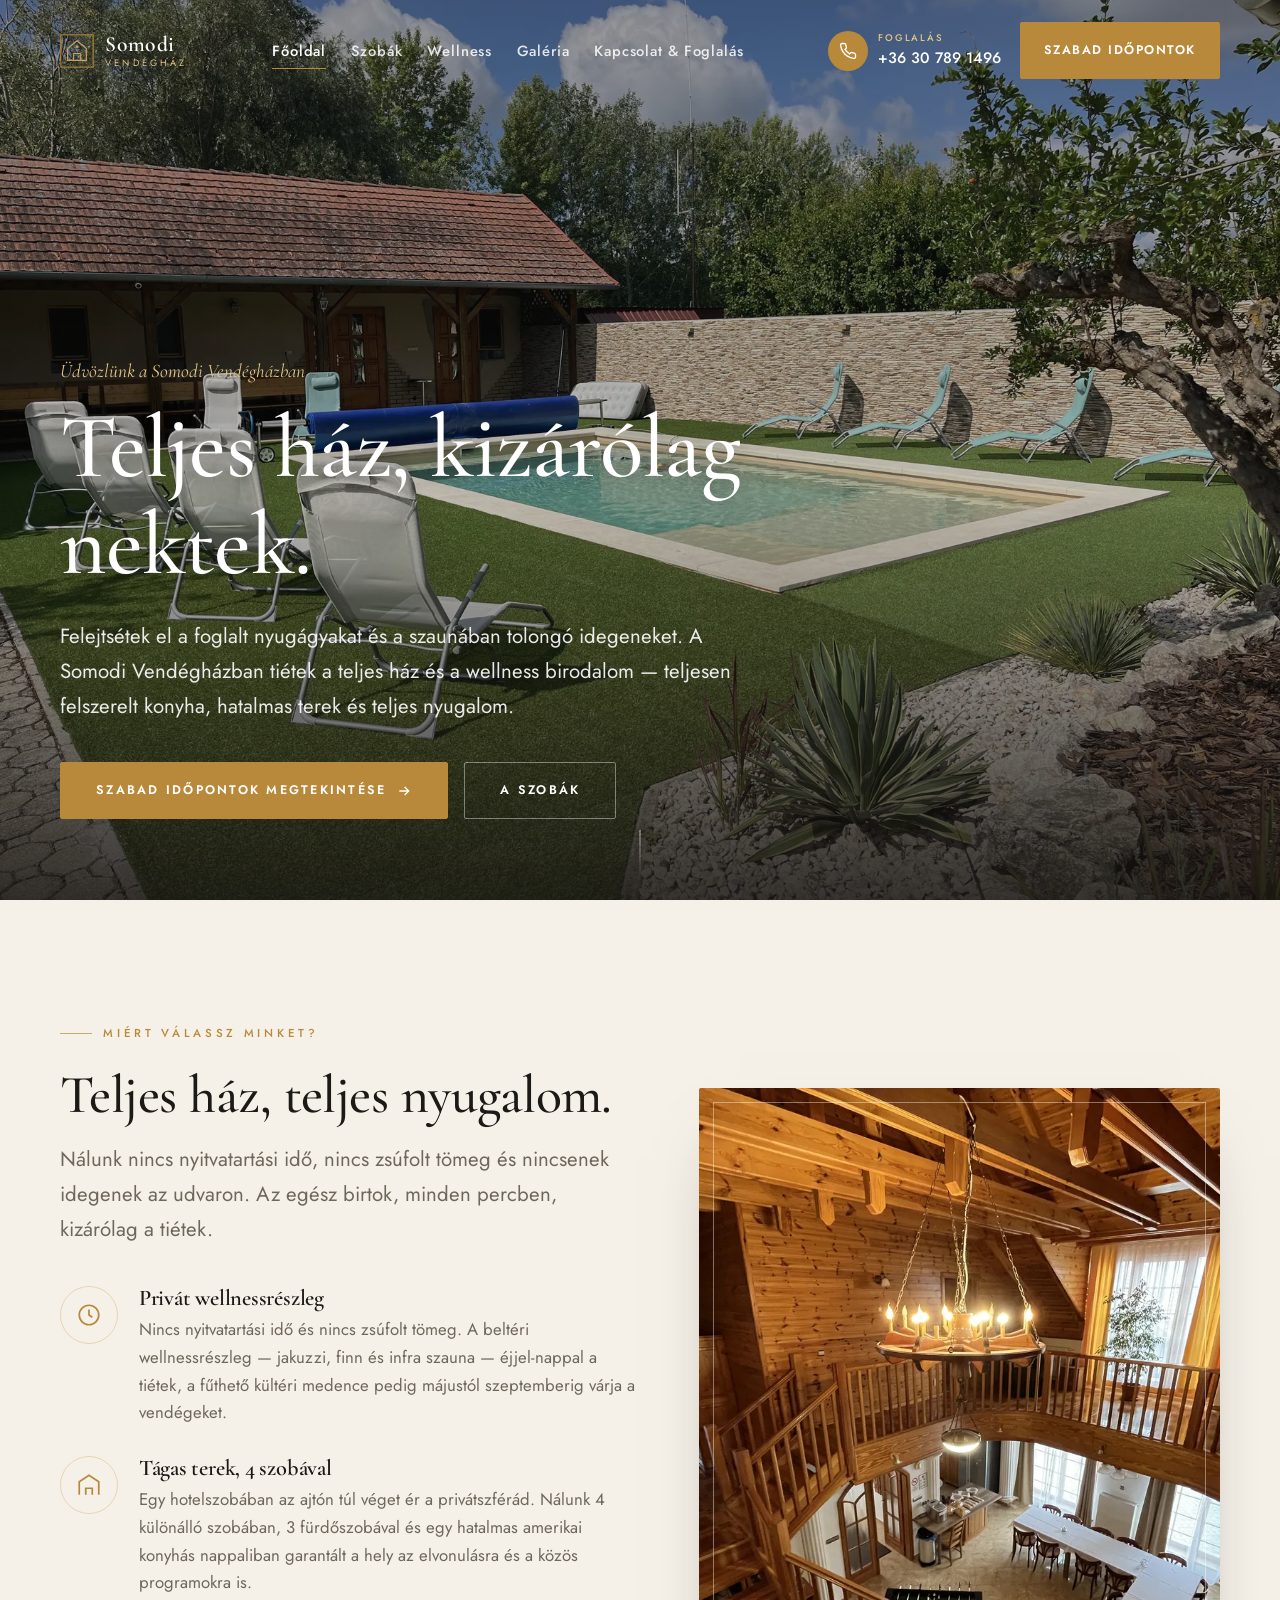
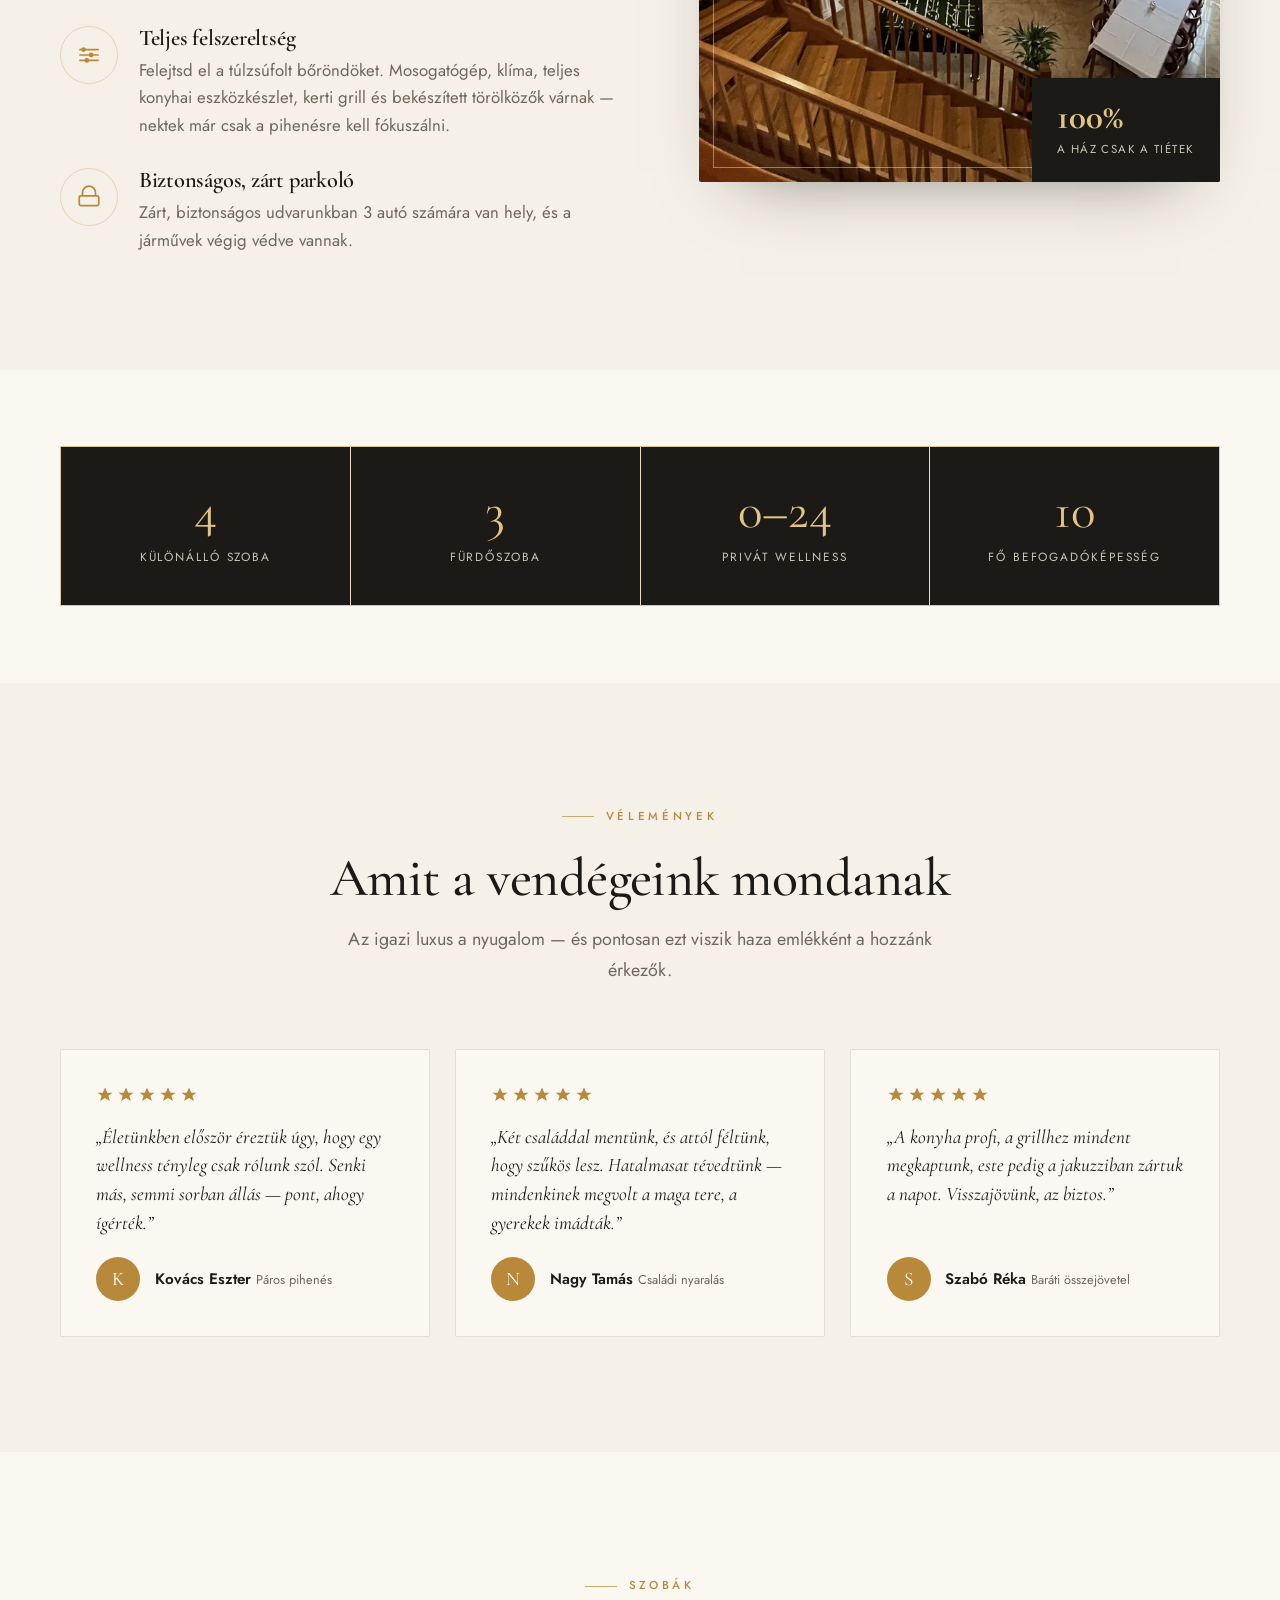
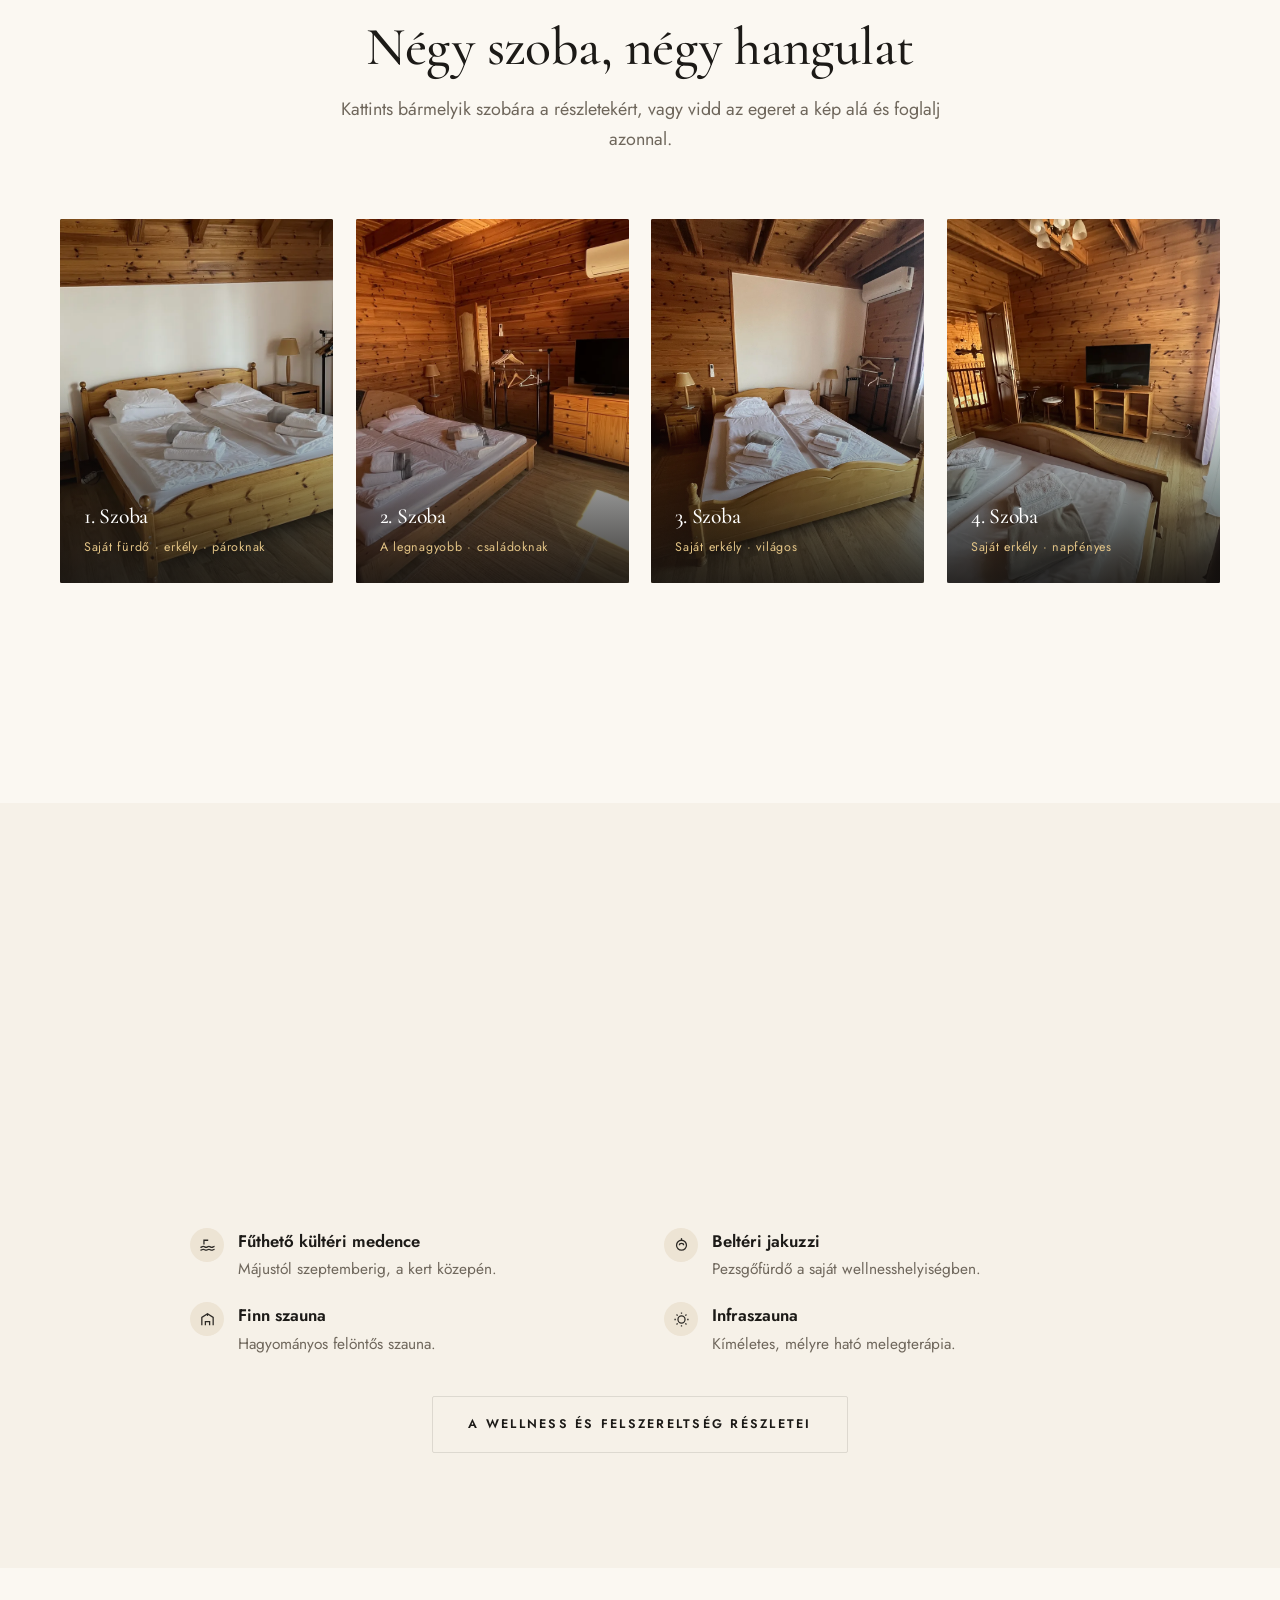
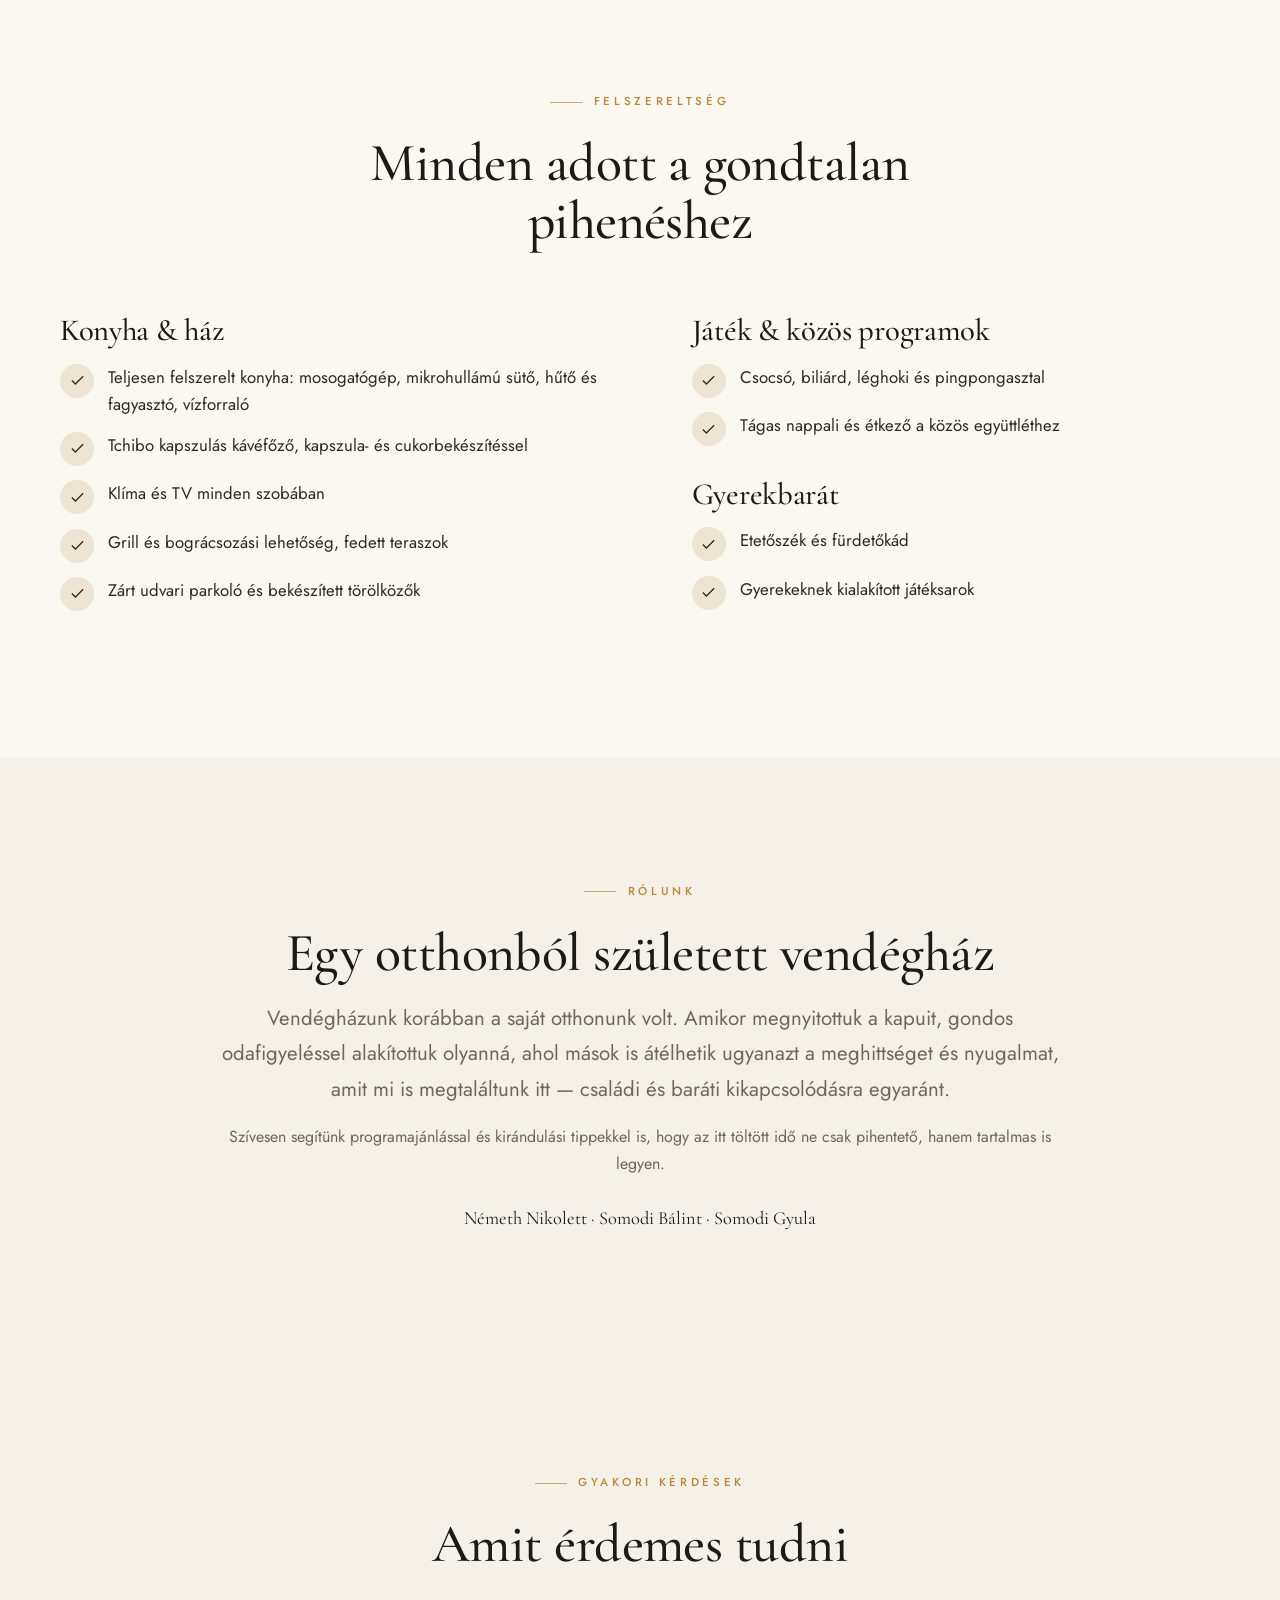
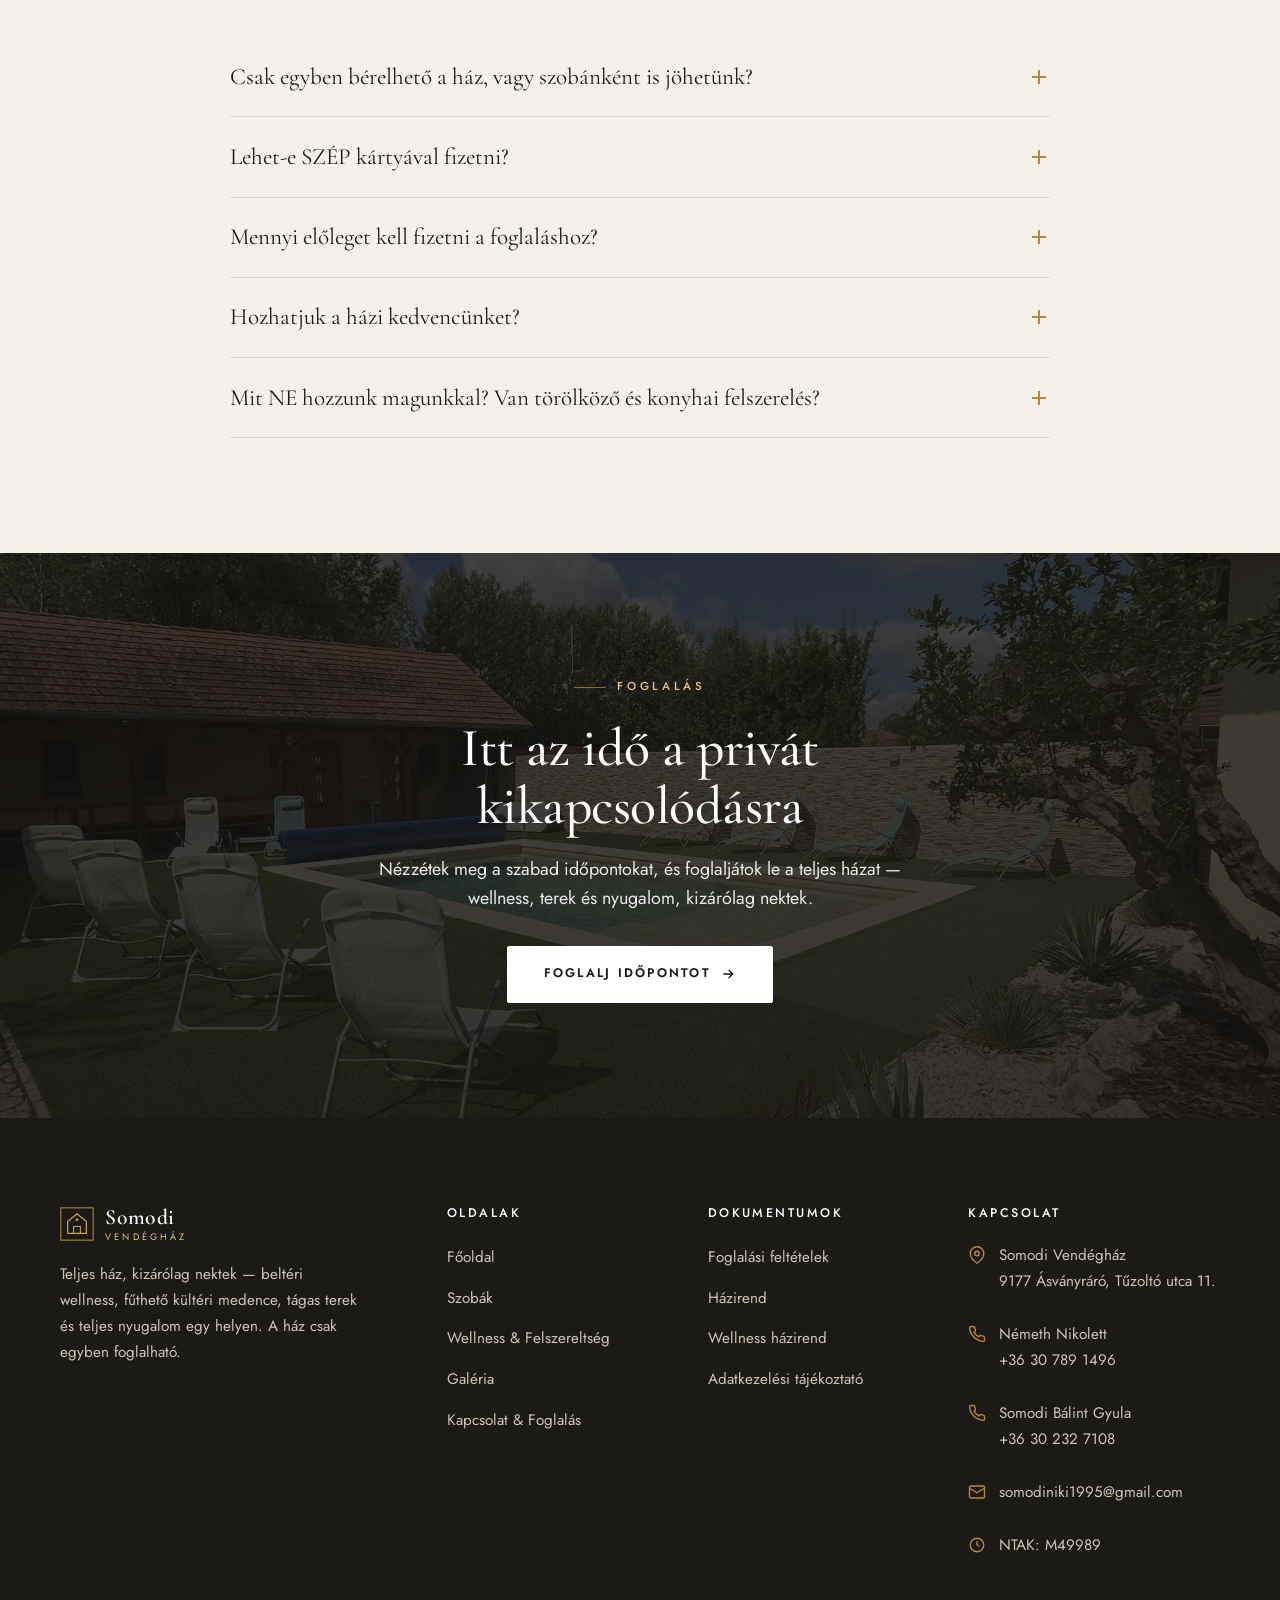
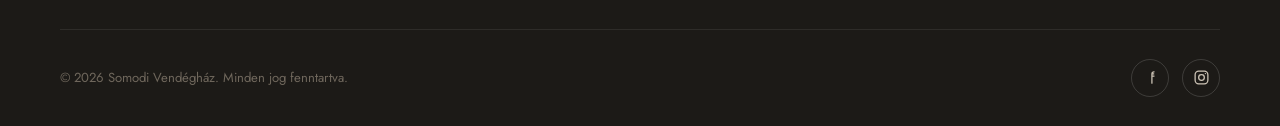
<file: index.html>
<!DOCTYPE html>
<html lang="hu">
<head>
  <meta charset="UTF-8" />
  <meta name="viewport" content="width=device-width, initial-scale=1.0" />
  <title>Somodi Vendégház — Teljes ház, kizárólag nektek</title>
  <meta name="description" content="Somodi Vendégház Ásványrárón — teljes ház, kizárólag egy társaságnak. 4 szoba, beltéri wellness (jakuzzi, finn és infra szauna), fűthető kültéri medence. Foglalj most!" />
  <meta name="theme-color" content="#1c1a17" />

  <!-- Open Graph -->
  <meta property="og:type" content="website" />
  <meta property="og:title" content="Somodi Vendégház — Teljes ház, kizárólag nektek" />
  <meta property="og:description" content="Privát wellness 0–24, teljes ház, 4 szoba, jakuzzi és szauna — kizárólag a tiétek." />
  <meta property="og:locale" content="hu_HU" />

  <!-- Betűtípusok -->
  <link rel="preconnect" href="https://fonts.googleapis.com" />
  <link rel="preconnect" href="https://fonts.gstatic.com" crossorigin />
  <link href="https://fonts.googleapis.com/css2?family=Cormorant+Garamond:ital,wght@0,400;0,500;0,600;1,400;1,500&family=Jost:wght@300;400;500;600&display=swap" rel="stylesheet" />

  <link rel="stylesheet" href="css/style.css" />

  <!-- Schema.org — LodgingBusiness (GEO / rich results) -->
  <script type="application/ld+json">
  {
    "@context": "https://schema.org",
    "@type": "LodgingBusiness",
    "name": "Somodi Vendégház",
    "description": "Privát vendégház teljes wellnessrészleggel — fűthető kültéri medence, beltéri jakuzzi, finn és infra szauna, 4 szoba. A ház csak egyben foglalható.",
    "url": "https://somodivendeghaz.hu/",
    "telephone": "+36 30 789 1496",
    "email": "somodiniki1995@gmail.com",
    "address": {
      "@type": "PostalAddress",
      "streetAddress": "Tűzoltó utca 11.",
      "addressLocality": "Ásványráró",
      "postalCode": "9177",
      "addressCountry": "HU"
    },
    "petsAllowed": false,
    "numberOfRooms": 4,
    "amenityFeature": [
      { "@type": "LocationFeatureSpecification", "name": "Privát wellness (fűthető medence, jakuzzi, szauna)", "value": true },
      { "@type": "LocationFeatureSpecification", "name": "Klíma", "value": true },
      { "@type": "LocationFeatureSpecification", "name": "Teljesen felszerelt konyha", "value": true },
      { "@type": "LocationFeatureSpecification", "name": "Zárt parkoló (3 autó)", "value": true }
    ]
  }
  </script>
</head>
<body>
  <a class="skip-link" href="#main">Ugrás a tartalomra</a>

  <!-- ============ HEADER ============ -->
  <header class="site-header" id="top">
    <div class="container">
      <nav class="nav" aria-label="Fő navigáció">
        <a class="brand" href="index.html" aria-label="Somodi Vendégház — főoldal">
          <svg class="brand__mark" viewBox="0 0 40 40" fill="none" aria-hidden="true">
            <rect x="1" y="1" width="38" height="38" stroke="#b8893b" stroke-width="1.2"/>
            <path d="M20 8 L31 17 V31 H9 V17 Z" stroke="#cfa256" stroke-width="1.4" fill="none"/>
            <path d="M16 31 V23 H24 V31" stroke="#cfa256" stroke-width="1.2"/>
            <circle cx="20" cy="15" r="1.6" fill="#cfa256"/>
          </svg>
          <span class="brand__text">
            <span class="brand__name">Somodi</span>
            <span class="brand__sub">Vendégház</span>
          </span>
        </a>

        <ul class="nav__menu" id="nav-menu">
          <li><a class="nav__link is-active" href="index.html">Főoldal</a></li>
          <li><a class="nav__link" href="szobak.html">Szobák</a></li>
          <li><a class="nav__link" href="wellness.html">Wellness</a></li>
          <li><a class="nav__link" href="galeria.html">Galéria</a></li>
          <li><a class="nav__link" href="kapcsolat.html">Kapcsolat &amp; Foglalás</a></li>
        </ul>

        <div class="nav__right">
          <a class="nav__phone" href="tel:+36307891496">
            <span class="nav__phone-icon">
              <svg viewBox="0 0 24 24" fill="none" stroke="#fff" stroke-width="1.8" aria-hidden="true"><path d="M22 16.92v3a2 2 0 0 1-2.18 2 19.79 19.79 0 0 1-8.63-3.07 19.5 19.5 0 0 1-6-6 19.79 19.79 0 0 1-3.07-8.67A2 2 0 0 1 4.11 2h3a2 2 0 0 1 2 1.72c.13.96.36 1.9.7 2.81a2 2 0 0 1-.45 2.11L8.09 9.91a16 16 0 0 0 6 6l1.27-1.27a2 2 0 0 1 2.11-.45c.91.34 1.85.57 2.81.7A2 2 0 0 1 22 16.92z"/></svg>
            </span>
            <span>
              <small>Foglalás</small>
              +36 30 789 1496
            </span>
          </a>
          <a class="btn nav__cta" href="kapcsolat.html">Szabad időpontok</a>
        </div>

        <button class="nav__toggle" aria-label="Menü" aria-expanded="false" aria-controls="nav-menu">
          <span></span><span></span><span></span>
        </button>
      </nav>
    </div>
  </header>

  <main id="main">

    <!-- ============ HERO ============ -->
    <!-- BANNER KÉP: cseréld le a images/banner.webp-t a Drive-on lévő banner képre:
         https://drive.google.com/file/d/1N90hyTLethOFcs1V2Kb7SJ3IzNg9wysy/view
         Videós verzió (ha működik) — tedd be images/banner.mp4 néven, és lásd a kommentet lent:
         https://drive.google.com/file/d/1Jy0cpNAXoJgJlc_6XEiCQl7OhfMCbz3m/view -->
    <section class="hero">
      <div class="hero__media">
        <!-- VIDEÓS VERZIÓ (ha lesz banner.mp4, töröld az alábbi <div>-et és vedd ki a kommentből):
        <video autoplay muted loop playsinline poster="images/banner.webp">
          <source src="images/banner.mp4" type="video/mp4" />
        </video>
        -->
        <img src="images/banner.webp" alt="Somodi Vendégház — a birtok látképe" loading="eager" style="width:100%;height:100%;object-fit:cover">
      </div>

      <div class="hero__inner">
        <div class="container">
          <p class="hero__welcome reveal is-in">Üdvözlünk a Somodi Vendégházban</p>
          <h1 class="h-display hero__title reveal is-in" data-delay="1">Teljes ház, kizárólag nektek.</h1>
          <p class="hero__sub reveal is-in" data-delay="2">
            Felejtsétek el a foglalt nyugágyakat és a szaunában tolongó idegeneket.
            A Somodi Vendégházban tiétek a teljes ház és a wellness birodalom —
            teljesen felszerelt konyha, hatalmas terek és teljes nyugalom.
          </p>
          <div class="hero__actions reveal is-in" data-delay="3">
            <a class="btn" href="kapcsolat.html">
              Szabad időpontok megtekintése
              <svg class="icon" viewBox="0 0 24 24" fill="none" stroke="currentColor" stroke-width="2" aria-hidden="true"><path d="M5 12h14M13 6l6 6-6 6"/></svg>
            </a>
            <a class="btn btn--light" href="szobak.html">A szobák</a>
          </div>
        </div>
      </div>

      <a class="hero__scroll" href="#why" aria-label="Görgess lejjebb">
        <span class="hero__scroll-line"></span>
      </a>
    </section>

    <!-- ============ MIÉRT VÁLASSZ MINKET (USP) ============ -->
    <section class="section bg-cream" id="why">
      <div class="container">
        <div class="split">
          <div>
            <span class="eyebrow reveal">Miért válassz minket?</span>
            <h2 class="reveal" data-delay="1">Teljes ház, teljes nyugalom.</h2>
            <p class="lead reveal" data-delay="1" style="margin-top:1.1rem;">
              Nálunk nincs nyitvatartási idő, nincs zsúfolt tömeg és nincsenek idegenek az udvaron.
              Az egész birtok, minden percben, kizárólag a tiétek.
            </p>

            <div class="usp-list">
              <div class="usp reveal">
                <span class="usp__icon">
                  <svg viewBox="0 0 24 24" fill="none" stroke="currentColor" stroke-width="1.6" aria-hidden="true"><circle cx="12" cy="12" r="9"/><path d="M12 7v5l3 2"/></svg>
                </span>
                <div>
                  <h3 class="usp__title">Privát wellnessrészleg</h3>
                  <p class="usp__text">Nincs nyitvatartási idő és nincs zsúfolt tömeg. A beltéri wellnessrészleg — jakuzzi, finn és infra szauna — éjjel-nappal a tiétek, a fűthető kültéri medence pedig májustól szeptemberig várja a vendégeket.</p>
                </div>
              </div>

              <div class="usp reveal" data-delay="1">
                <span class="usp__icon">
                  <svg viewBox="0 0 24 24" fill="none" stroke="currentColor" stroke-width="1.6" aria-hidden="true"><path d="M3 21V9l9-6 9 6v12"/><path d="M9 21v-6h6v6"/></svg>
                </span>
                <div>
                  <h3 class="usp__title">Tágas terek, 4 szobával</h3>
                  <p class="usp__text">Egy hotelszobában az ajtón túl véget ér a privátszférád. Nálunk 4 különálló szobában, 3 fürdőszobával és egy hatalmas amerikai konyhás nappaliban garantált a hely az elvonulásra és a közös programokra is.</p>
                </div>
              </div>

              <div class="usp reveal" data-delay="2">
                <span class="usp__icon">
                  <svg viewBox="0 0 24 24" fill="none" stroke="currentColor" stroke-width="1.6" aria-hidden="true"><path d="M3 7h18M3 12h18M3 17h18"/><circle cx="7" cy="7" r="1.4" fill="currentColor"/><circle cx="14" cy="12" r="1.4" fill="currentColor"/><circle cx="10" cy="17" r="1.4" fill="currentColor"/></svg>
                </span>
                <div>
                  <h3 class="usp__title">Teljes felszereltség</h3>
                  <p class="usp__text">Felejtsd el a túlzsúfolt bőröndöket. Mosogatógép, klíma, teljes konyhai eszközkészlet, kerti grill és bekészített törölközők várnak — nektek már csak a pihenésre kell fókuszálni.</p>
                </div>
              </div>

              <div class="usp reveal" data-delay="3">
                <span class="usp__icon">
                  <svg viewBox="0 0 24 24" fill="none" stroke="currentColor" stroke-width="1.6" aria-hidden="true"><rect x="3" y="11" width="18" height="9" rx="1.5"/><path d="M6 11V8a6 6 0 0 1 12 0v3"/></svg>
                </span>
                <div>
                  <h3 class="usp__title">Biztonságos, zárt parkoló</h3>
                  <p class="usp__text">Zárt, biztonságos udvarunkban 3 autó számára van hely, és a járművek végig védve vannak.</p>
                </div>
              </div>
            </div>
          </div>

          <!-- USP-k melletti kép:
               https://drive.google.com/file/d/1cHY6IqRtOA0Nfx0khYmYMJu941ZuEl2G/view
               cseréld: images/why-us.webp -->
          <div class="reveal" data-delay="1">
            <div class="media-frame media-frame--tall">
              <img src="images/why-us.webp" alt="A Somodi Vendégház belső tere" loading="lazy" style="aspect-ratio:3/4;width:100%;height:100%;object-fit:cover">
              <div class="media-badge">
                <strong>100%</strong>
                <span>A ház csak a tiétek</span>
              </div>
            </div>
          </div>
        </div>
      </div>
    </section>

    <!-- ============ STAT SOR ============ -->
    <section class="section--tight bg-paper">
      <div class="container">
        <div class="stats reveal">
          <div class="stat"><div class="stat__num">4</div><div class="stat__label">Különálló szoba</div></div>
          <div class="stat"><div class="stat__num">3</div><div class="stat__label">Fürdőszoba</div></div>
          <div class="stat"><div class="stat__num">0–24</div><div class="stat__label">Privát wellness</div></div>
          <div class="stat"><div class="stat__num">10</div><div class="stat__label">Fő befogadóképesség</div></div>
        </div>
      </div>
    </section>

    <!-- ============ VÉLEMÉNYEK ============ -->
    <section class="section bg-cream">
      <div class="container">
        <div class="section-head section-head--center">
          <span class="eyebrow eyebrow--center reveal">Vélemények</span>
          <h2 class="reveal" data-delay="1">Amit a vendégeink mondanak</h2>
          <p class="reveal" data-delay="1">Az igazi luxus a nyugalom — és pontosan ezt viszik haza emlékként a hozzánk érkezők.</p>
        </div>

        <div class="reviews-grid">
          <figure class="review reveal">
            <div class="review__stars" aria-label="5 csillag">
              <svg viewBox="0 0 24 24" fill="currentColor"><path d="m12 2 3 7h7l-5.5 4 2 7L12 16l-6.5 4 2-7L2 9h7z"/></svg>
              <svg viewBox="0 0 24 24" fill="currentColor"><path d="m12 2 3 7h7l-5.5 4 2 7L12 16l-6.5 4 2-7L2 9h7z"/></svg>
              <svg viewBox="0 0 24 24" fill="currentColor"><path d="m12 2 3 7h7l-5.5 4 2 7L12 16l-6.5 4 2-7L2 9h7z"/></svg>
              <svg viewBox="0 0 24 24" fill="currentColor"><path d="m12 2 3 7h7l-5.5 4 2 7L12 16l-6.5 4 2-7L2 9h7z"/></svg>
              <svg viewBox="0 0 24 24" fill="currentColor"><path d="m12 2 3 7h7l-5.5 4 2 7L12 16l-6.5 4 2-7L2 9h7z"/></svg>
            </div>
            <blockquote class="review__text">„Életünkben először éreztük úgy, hogy egy wellness tényleg csak rólunk szól. Senki más, semmi sorban állás — pont, ahogy ígérték.”</blockquote>
            <figcaption class="review__author">
              <span class="review__avatar">K</span>
              <span>
                <span class="review__name">Kovács Eszter</span>
                <span class="review__role">Páros pihenés</span>
              </span>
            </figcaption>
          </figure>

          <figure class="review reveal" data-delay="1">
            <div class="review__stars" aria-label="5 csillag">
              <svg viewBox="0 0 24 24" fill="currentColor"><path d="m12 2 3 7h7l-5.5 4 2 7L12 16l-6.5 4 2-7L2 9h7z"/></svg>
              <svg viewBox="0 0 24 24" fill="currentColor"><path d="m12 2 3 7h7l-5.5 4 2 7L12 16l-6.5 4 2-7L2 9h7z"/></svg>
              <svg viewBox="0 0 24 24" fill="currentColor"><path d="m12 2 3 7h7l-5.5 4 2 7L12 16l-6.5 4 2-7L2 9h7z"/></svg>
              <svg viewBox="0 0 24 24" fill="currentColor"><path d="m12 2 3 7h7l-5.5 4 2 7L12 16l-6.5 4 2-7L2 9h7z"/></svg>
              <svg viewBox="0 0 24 24" fill="currentColor"><path d="m12 2 3 7h7l-5.5 4 2 7L12 16l-6.5 4 2-7L2 9h7z"/></svg>
            </div>
            <blockquote class="review__text">„Két családdal mentünk, és attól féltünk, hogy szűkös lesz. Hatalmasat tévedtünk — mindenkinek megvolt a maga tere, a gyerekek imádták.”</blockquote>
            <figcaption class="review__author">
              <span class="review__avatar">N</span>
              <span>
                <span class="review__name">Nagy Tamás</span>
                <span class="review__role">Családi nyaralás</span>
              </span>
            </figcaption>
          </figure>

          <figure class="review reveal" data-delay="2">
            <div class="review__stars" aria-label="5 csillag">
              <svg viewBox="0 0 24 24" fill="currentColor"><path d="m12 2 3 7h7l-5.5 4 2 7L12 16l-6.5 4 2-7L2 9h7z"/></svg>
              <svg viewBox="0 0 24 24" fill="currentColor"><path d="m12 2 3 7h7l-5.5 4 2 7L12 16l-6.5 4 2-7L2 9h7z"/></svg>
              <svg viewBox="0 0 24 24" fill="currentColor"><path d="m12 2 3 7h7l-5.5 4 2 7L12 16l-6.5 4 2-7L2 9h7z"/></svg>
              <svg viewBox="0 0 24 24" fill="currentColor"><path d="m12 2 3 7h7l-5.5 4 2 7L12 16l-6.5 4 2-7L2 9h7z"/></svg>
              <svg viewBox="0 0 24 24" fill="currentColor"><path d="m12 2 3 7h7l-5.5 4 2 7L12 16l-6.5 4 2-7L2 9h7z"/></svg>
            </div>
            <blockquote class="review__text">„A konyha profi, a grillhez mindent megkaptunk, este pedig a jakuzziban zártuk a napot. Visszajövünk, az biztos.”</blockquote>
            <figcaption class="review__author">
              <span class="review__avatar">S</span>
              <span>
                <span class="review__name">Szabó Réka</span>
                <span class="review__role">Baráti összejövetel</span>
              </span>
            </figcaption>
          </figure>
        </div>
      </div>
    </section>

    <!-- ============ SZOBÁK PREVIEW ============ -->
    <section class="section bg-paper">
      <div class="container">
        <div class="section-head section-head--center">
          <span class="eyebrow eyebrow--center reveal">Szobák</span>
          <h2 class="reveal" data-delay="1">Négy szoba, négy hangulat</h2>
          <p class="reveal" data-delay="1">Kattints bármelyik szobára a részletekért, vagy vidd az egeret a kép alá és foglalj azonnal.</p>
        </div>

        <div class="rooms-grid">
          <!-- Szoba 1 kép: https://drive.google.com/file/d/12CC8gwt34YwMsXQFuTXolPzZhEGEuRLu/view → images/szoba-1.webp -->
          <article class="room-card reveal">
            <a href="szobak.html#szoba-1" class="room-card__media" aria-label="1. Szoba — részletek">
              <img src="images/szoba-1.webp" alt="1. Szoba" loading="lazy" style="width:100%;height:100%;object-fit:cover">
            </a>
            <div class="room-card__body">
              <h3 class="room-card__name">1. Szoba</h3>
              <span class="room-card__meta">Saját fürdő · erkély · pároknak</span>
            </div>
            <a href="kapcsolat.html" class="room-card__cta">Foglalj most</a>
          </article>

          <!-- Szoba 2 kép: https://drive.google.com/file/d/1Mq5MpwJXc_gtd-GR7HJLnpLd6Gd6yd5r/view → images/szoba-2.webp -->
          <article class="room-card reveal" data-delay="1">
            <a href="szobak.html#szoba-2" class="room-card__media" aria-label="2. Szoba — részletek">
              <img src="images/szoba-2.webp" alt="2. Szoba" loading="lazy" style="width:100%;height:100%;object-fit:cover">
            </a>
            <div class="room-card__body">
              <h3 class="room-card__name">2. Szoba</h3>
              <span class="room-card__meta">A legnagyobb · családoknak</span>
            </div>
            <a href="kapcsolat.html" class="room-card__cta">Foglalj most</a>
          </article>

          <!-- Szoba 3 kép: https://drive.google.com/file/d/1jsSLeWtIkiDO9dW409vxaa1BQgB6o8Je/view → images/szoba-3.webp -->
          <article class="room-card reveal" data-delay="2">
            <a href="szobak.html#szoba-3" class="room-card__media" aria-label="3. Szoba — részletek">
              <img src="images/szoba-3.webp" alt="3. Szoba" loading="lazy" style="width:100%;height:100%;object-fit:cover">
            </a>
            <div class="room-card__body">
              <h3 class="room-card__name">3. Szoba</h3>
              <span class="room-card__meta">Saját erkély · világos</span>
            </div>
            <a href="kapcsolat.html" class="room-card__cta">Foglalj most</a>
          </article>

          <!-- Szoba 4 kép: https://drive.google.com/file/d/1Zj0uNdGZeeuWdmy4hSaDtS43YXHFZbYm/view → images/szoba-4.webp -->
          <article class="room-card reveal" data-delay="3">
            <a href="szobak.html#szoba-4" class="room-card__media" aria-label="4. Szoba — részletek">
              <img src="images/szoba-4.webp" alt="4. Szoba" loading="lazy" style="width:100%;height:100%;object-fit:cover">
            </a>
            <div class="room-card__body">
              <h3 class="room-card__name">4. Szoba</h3>
              <span class="room-card__meta">Saját erkély · napfényes</span>
            </div>
            <a href="kapcsolat.html" class="room-card__cta">Foglalj most</a>
          </article>
        </div>

        <div style="text-align:center;margin-top:3rem;" class="reveal">
          <a class="btn btn--ghost" href="szobak.html">Az összes szoba megtekintése</a>
        </div>
      </div>
    </section>

    <!-- ============ WELLNESS BLOKK ============ -->
    <section class="section bg-cream">
      <div class="container">
        <div class="section-head section-head--center">
          <span class="eyebrow eyebrow--center reveal">Wellness</span>
          <h2 class="reveal" data-delay="1">Wellnessrészleg, kizárólag nektek</h2>
          <p class="reveal" data-delay="1">A beltéri jakuzzi és a kétféle szauna egy közös wellnesshelyiségben kapott helyet — és az egész részleg csak az adott vendégcsapaté.</p>
        </div>
        <ul class="feature-list reveal" style="grid-template-columns:repeat(2,1fr);max-width:900px;margin-inline:auto;gap:1.4rem 3rem;">
          <li class="feature"><span class="feature__icon"><svg viewBox="0 0 24 24" fill="none" stroke="currentColor" stroke-width="1.8"><path d="M2 16c2 0 2-1.2 4-1.2s2 1.2 4 1.2 2-1.2 4-1.2 2 1.2 4 1.2 2-1.2 4-1.2"/><path d="M2 20c2 0 2-1.2 4-1.2s2 1.2 4 1.2 2-1.2 4-1.2 2 1.2 4 1.2 2-1.2 4-1.2"/><path d="M7 12V6h6"/></svg></span><span><strong>Fűthető kültéri medence</strong><span>Májustól szeptemberig, a kert közepén.</span></span></li>
          <li class="feature"><span class="feature__icon"><svg viewBox="0 0 24 24" fill="none" stroke="currentColor" stroke-width="1.8"><circle cx="12" cy="13" r="7"/><path d="M9 13c0-1.5 1.3-2.5 3-2.5s3 1 3 2.5"/><path d="M12 6V3"/></svg></span><span><strong>Beltéri jakuzzi</strong><span>Pezsgőfürdő a saját wellnesshelyiségben.</span></span></li>
          <li class="feature"><span class="feature__icon"><svg viewBox="0 0 24 24" fill="none" stroke="currentColor" stroke-width="1.8"><path d="M4 20V9l8-5 8 5v11"/><path d="M9 20v-5h6v5"/><path d="M12 4v3"/></svg></span><span><strong>Finn szauna</strong><span>Hagyományos felöntős szauna.</span></span></li>
          <li class="feature"><span class="feature__icon"><svg viewBox="0 0 24 24" fill="none" stroke="currentColor" stroke-width="1.8"><circle cx="12" cy="12" r="5"/><path d="M12 2v2M12 20v2M4 12H2M22 12h-2M5 5l1.5 1.5M17.5 17.5 19 19M19 5l-1.5 1.5M6.5 17.5 5 19"/></svg></span><span><strong>Infraszauna</strong><span>Kíméletes, mélyre ható melegterápia.</span></span></li>
        </ul>
        <div style="text-align:center;margin-top:2.6rem;" class="reveal">
          <a class="btn btn--ghost" href="wellness.html">A wellness és felszereltség részletei</a>
        </div>
      </div>
    </section>

    <!-- ============ FELSZERELTSÉG + JÁTÉKOK + GYEREKBARÁT ============ -->
    <section class="section bg-paper">
      <div class="container">
        <div class="section-head section-head--center">
          <span class="eyebrow eyebrow--center reveal">Felszereltség</span>
          <h2 class="reveal" data-delay="1">Minden adott a gondtalan pihenéshez</h2>
        </div>

        <div class="split" style="align-items:flex-start;gap:3rem;">
          <div class="reveal">
            <h3 style="margin-bottom:1rem;">Konyha &amp; ház</h3>
            <ul class="feature-list" style="gap:0.9rem;">
              <li class="feature"><span class="feature__icon"><svg viewBox="0 0 24 24" fill="none" stroke="currentColor" stroke-width="1.8"><path d="M20 6 9 17l-5-5"/></svg></span><span>Teljesen felszerelt konyha: mosogatógép, mikrohullámú sütő, hűtő és fagyasztó, vízforraló</span></li>
              <li class="feature"><span class="feature__icon"><svg viewBox="0 0 24 24" fill="none" stroke="currentColor" stroke-width="1.8"><path d="M20 6 9 17l-5-5"/></svg></span><span>Tchibo kapszulás kávéfőző, kapszula- és cukorbekészítéssel</span></li>
              <li class="feature"><span class="feature__icon"><svg viewBox="0 0 24 24" fill="none" stroke="currentColor" stroke-width="1.8"><path d="M20 6 9 17l-5-5"/></svg></span><span>Klíma és TV minden szobában</span></li>
              <li class="feature"><span class="feature__icon"><svg viewBox="0 0 24 24" fill="none" stroke="currentColor" stroke-width="1.8"><path d="M20 6 9 17l-5-5"/></svg></span><span>Grill és bográcsozási lehetőség, fedett teraszok</span></li>
              <li class="feature"><span class="feature__icon"><svg viewBox="0 0 24 24" fill="none" stroke="currentColor" stroke-width="1.8"><path d="M20 6 9 17l-5-5"/></svg></span><span>Zárt udvari parkoló és bekészített törölközők</span></li>
            </ul>
          </div>
          <div class="reveal" data-delay="1">
            <h3 style="margin-bottom:1rem;">Játék &amp; közös programok</h3>
            <ul class="feature-list" style="gap:0.9rem;">
              <li class="feature"><span class="feature__icon"><svg viewBox="0 0 24 24" fill="none" stroke="currentColor" stroke-width="1.8"><path d="M20 6 9 17l-5-5"/></svg></span><span>Csocsó, biliárd, léghoki és pingpongasztal</span></li>
              <li class="feature"><span class="feature__icon"><svg viewBox="0 0 24 24" fill="none" stroke="currentColor" stroke-width="1.8"><path d="M20 6 9 17l-5-5"/></svg></span><span>Tágas nappali és étkező a közös együttléthez</span></li>
            </ul>
            <h3 style="margin:1.8rem 0 1rem;">Gyerekbarát</h3>
            <ul class="feature-list" style="gap:0.9rem;">
              <li class="feature"><span class="feature__icon"><svg viewBox="0 0 24 24" fill="none" stroke="currentColor" stroke-width="1.8"><path d="M20 6 9 17l-5-5"/></svg></span><span>Etetőszék és fürdetőkád</span></li>
              <li class="feature"><span class="feature__icon"><svg viewBox="0 0 24 24" fill="none" stroke="currentColor" stroke-width="1.8"><path d="M20 6 9 17l-5-5"/></svg></span><span>Gyerekeknek kialakított játéksarok</span></li>
            </ul>
          </div>
        </div>
      </div>
    </section>

    <!-- ============ RÓLUNK ============ -->
    <section class="section bg-cream">
      <div class="container container--narrow" style="text-align:center;">
        <span class="eyebrow eyebrow--center reveal">Rólunk</span>
        <h2 class="reveal" data-delay="1">Egy otthonból született vendégház</h2>
        <p class="lead reveal" data-delay="1" style="margin-top:1.2rem;">
          Vendégházunk korábban a saját otthonunk volt. Amikor megnyitottuk a kapuit, gondos
          odafigyeléssel alakítottuk olyanná, ahol mások is átélhetik ugyanazt a meghittséget
          és nyugalmat, amit mi is megtaláltunk itt — családi és baráti kikapcsolódásra egyaránt.
        </p>
        <p class="reveal" data-delay="1" style="margin-top:1rem;">
          Szívesen segítünk programajánlással és kirándulási tippekkel is, hogy az itt töltött idő
          ne csak pihentető, hanem tartalmas is legyen.
        </p>
        <p class="reveal" data-delay="2" style="margin-top:1.6rem;font-family:var(--font-display,serif);font-size:1.15rem;color:var(--color-ink);">
          Németh Nikolett · Somodi Bálint · Somodi Gyula
        </p>
      </div>
    </section>

    <!-- ============ GYIK ============ -->
    <section class="section bg-cream" id="faq">
      <div class="container">
        <div class="section-head section-head--center">
          <span class="eyebrow eyebrow--center reveal">Gyakori kérdések</span>
          <h2 class="reveal" data-delay="1">Amit érdemes tudni</h2>
        </div>

        <div class="faq reveal">
          <div class="faq__item">
            <button class="faq__q" aria-expanded="false">
              Csak egyben bérelhető a ház, vagy szobánként is jöhetünk?
              <span class="faq__icon" aria-hidden="true"></span>
            </button>
            <div class="faq__a"><div class="faq__a-inner">
              A Somodi Vendégházat kizárólag egyben adjuk ki, így garantáljuk a teljes intimitást. Nincsenek más vendégek, nincsenek idegenek az udvaron vagy a jakuzziban. A foglalással a teljes ház, a 4 szoba és a wellness részleg is 100%-ban a tiétek.
            </div></div>
          </div>

          <div class="faq__item">
            <button class="faq__q" aria-expanded="false">
              Lehet-e SZÉP kártyával fizetni?
              <span class="faq__icon" aria-hidden="true"></span>
            </button>
            <div class="faq__a"><div class="faq__a-inner">
              Jelenleg SZÉP kártyát nem tudunk elfogadni.
            </div></div>
          </div>

          <div class="faq__item">
            <button class="faq__q" aria-expanded="false">
              Mennyi előleget kell fizetni a foglaláshoz?
              <span class="faq__icon" aria-hidden="true"></span>
            </button>
            <div class="faq__a"><div class="faq__a-inner">
              A foglalás véglegesítéséhez 20% előleg átutalása szükséges. Amint ez beérkezik, az időpontotokat fixáljuk a naptárban, a fennmaradó 80%-ot pedig elég a helyszínen rendezni.
            </div></div>
          </div>

          <div class="faq__item">
            <button class="faq__q" aria-expanded="false">
              Hozhatjuk a házi kedvencünket?
              <span class="faq__icon" aria-hidden="true"></span>
            </button>
            <div class="faq__a"><div class="faq__a-inner">
              Bár nagyon szeretjük az állatokat, a ház antiallergén környezetének megőrzése érdekében háziállatokat sajnos nem tudunk fogadni. Köszönjük a megértést!
            </div></div>
          </div>

          <div class="faq__item">
            <button class="faq__q" aria-expanded="false">
              Mit NE hozzunk magunkkal? Van törölköző és konyhai felszerelés?
              <span class="faq__icon" aria-hidden="true"></span>
            </button>
            <div class="faq__a"><div class="faq__a-inner">
              Utazzatok könnyű csomaggal! A fürdőszobákba fejenként biztosítunk friss törölközőt, a konyha pedig teljesen felszerelt (mosogatógép tabletta, fűszerek, kávéfőző, edények mind rendelkezésre állnak). A kerti sütögetéshez a fát és a bográcsot szintén mi adjuk. Nektek tényleg csak a ruháitokat és az élelmiszereket kell hoznotok.
            </div></div>
          </div>
        </div>
      </div>
    </section>

    <!-- ============ ZÁRÓ CTA ============ -->
    <section class="section cta-band">
      <div class="cta-band__media">
        <!-- háttérkép: images/banner.webp vagy bármely hangulatos kép -->
        <img src="images/cta-bg.webp" alt="Somodi Vendégház esti hangulatban" loading="lazy" style="width:100%;height:100%;object-fit:cover">
      </div>
      <div class="container">
        <span class="eyebrow eyebrow--center eyebrow--light reveal">Foglalás</span>
        <h2 class="reveal" data-delay="1">Itt az idő a privát kikapcsolódásra</h2>
        <p class="reveal" data-delay="1">Nézzétek meg a szabad időpontokat, és foglaljátok le a teljes házat — wellness, terek és nyugalom, kizárólag nektek.</p>
        <a class="btn btn--solid-light reveal" data-delay="2" href="kapcsolat.html">
          Foglalj időpontot
          <svg class="icon" viewBox="0 0 24 24" fill="none" stroke="currentColor" stroke-width="2" aria-hidden="true"><path d="M5 12h14M13 6l6 6-6 6"/></svg>
        </a>
      </div>
    </section>

  </main>

  <!-- ============ FOOTER ============ -->
  <footer class="site-footer">
    <div class="container">
      <div class="footer-top">
        <div class="footer-brand">
          <a class="brand" href="index.html">
            <svg class="brand__mark" viewBox="0 0 40 40" fill="none" aria-hidden="true">
              <rect x="1" y="1" width="38" height="38" stroke="#b8893b" stroke-width="1.2"/>
              <path d="M20 8 L31 17 V31 H9 V17 Z" stroke="#cfa256" stroke-width="1.4" fill="none"/>
              <path d="M16 31 V23 H24 V31" stroke="#cfa256" stroke-width="1.2"/>
              <circle cx="20" cy="15" r="1.6" fill="#cfa256"/>
            </svg>
            <span class="brand__text">
              <span class="brand__name">Somodi</span>
              <span class="brand__sub">Vendégház</span>
            </span>
          </a>
          <p>Teljes ház, kizárólag nektek — beltéri wellness, fűthető kültéri medence, tágas terek és teljes nyugalom egy helyen. A ház csak egyben foglalható.</p>
        </div>

        <div class="footer-col">
          <h4>Oldalak</h4>
          <ul>
            <li><a href="index.html">Főoldal</a></li>
            <li><a href="szobak.html">Szobák</a></li>
            <li><a href="wellness.html">Wellness &amp; Felszereltség</a></li>
            <li><a href="galeria.html">Galéria</a></li>
            <li><a href="kapcsolat.html">Kapcsolat &amp; Foglalás</a></li>
          </ul>
        </div>

        <div class="footer-col">
          <h4>Dokumentumok</h4>
          <ul>
            <li><a href="foglalasi-feltetelek.html">Foglalási feltételek</a></li>
            <li><a href="hazirend.html">Házirend</a></li>
            <li><a href="wellness-hazirend.html">Wellness házirend</a></li>
            <li><a href="https://somodivendeghaz.hu/adatvedelmi-iranyelvek/" target="_blank" rel="noopener">Adatkezelési tájékoztató</a></li>
          </ul>
        </div>

        <div class="footer-col">
          <h4>Kapcsolat</h4>
          <ul class="footer-contact">
            <li>
              <svg viewBox="0 0 24 24" fill="none" stroke="currentColor" stroke-width="1.8" aria-hidden="true"><path d="M21 10c0 7-9 13-9 13s-9-6-9-13a9 9 0 0 1 18 0z"/><circle cx="12" cy="10" r="3"/></svg>
              <span>Somodi Vendégház<br>9177 Ásványráró, Tűzoltó utca 11.</span>
            </li>
            <li>
              <svg viewBox="0 0 24 24" fill="none" stroke="currentColor" stroke-width="1.8" aria-hidden="true"><path d="M22 16.92v3a2 2 0 0 1-2.18 2 19.79 19.79 0 0 1-8.63-3.07 19.5 19.5 0 0 1-6-6 19.79 19.79 0 0 1-3.07-8.67A2 2 0 0 1 4.11 2h3a2 2 0 0 1 2 1.72c.13.96.36 1.9.7 2.81a2 2 0 0 1-.45 2.11L8.09 9.91a16 16 0 0 0 6 6l1.27-1.27a2 2 0 0 1 2.11-.45c.91.34 1.85.57 2.81.7A2 2 0 0 1 22 16.92z"/></svg>
              <span>Németh Nikolett<br><a href="tel:+36307891496">+36 30 789 1496</a></span>
            </li>
            <li>
              <svg viewBox="0 0 24 24" fill="none" stroke="currentColor" stroke-width="1.8" aria-hidden="true"><path d="M22 16.92v3a2 2 0 0 1-2.18 2 19.79 19.79 0 0 1-8.63-3.07 19.5 19.5 0 0 1-6-6 19.79 19.79 0 0 1-3.07-8.67A2 2 0 0 1 4.11 2h3a2 2 0 0 1 2 1.72c.13.96.36 1.9.7 2.81a2 2 0 0 1-.45 2.11L8.09 9.91a16 16 0 0 0 6 6l1.27-1.27a2 2 0 0 1 2.11-.45c.91.34 1.85.57 2.81.7A2 2 0 0 1 22 16.92z"/></svg>
              <span>Somodi Bálint Gyula<br><a href="tel:+36302327108">+36 30 232 7108</a></span>
            </li>
            <li>
              <svg viewBox="0 0 24 24" fill="none" stroke="currentColor" stroke-width="1.8" aria-hidden="true"><rect x="2" y="4" width="20" height="16" rx="2"/><path d="m22 7-10 6L2 7"/></svg>
              <a href="mailto:somodiniki1995@gmail.com">somodiniki1995@gmail.com</a>
            </li>
            <li>
              <svg viewBox="0 0 24 24" fill="none" stroke="currentColor" stroke-width="1.8" aria-hidden="true"><circle cx="12" cy="12" r="9"/><path d="M12 7v5l3 2"/></svg>
              <span>NTAK: M49989</span>
            </li>
          </ul>
        </div>
      </div>

      <div class="footer-bottom">
        <span>© <span data-year>2026</span> Somodi Vendégház. Minden jog fenntartva.</span>
        <div class="footer-social">
          <a href="https://www.facebook.com/p/Somodi-Vend%C3%A9gh%C3%A1z-61576990133609/" target="_blank" rel="noopener" aria-label="Facebook — Somodi Vendégház"><svg viewBox="0 0 24 24" fill="none" stroke="currentColor" stroke-width="1.8" stroke-linecap="round" stroke-linejoin="round"><path d="M14 7h2.5M14 7c0-2 1-3 3-3M14 7v3m0 0h3m-3 0v10"/></svg></a>
          <a href="https://www.instagram.com/somodi_vendeghaz/" target="_blank" rel="noopener" aria-label="Instagram — @somodi_vendeghaz"><svg viewBox="0 0 24 24" fill="none" stroke="currentColor" stroke-width="1.8"><rect x="3" y="3" width="18" height="18" rx="5"/><circle cx="12" cy="12" r="4"/><circle cx="17.5" cy="6.5" r="1" fill="currentColor" stroke="none"/></svg></a>
        </div>
      </div>
    </div>
  </footer>

  <script src="js/main.js"></script>
</body>
</html>
</file>
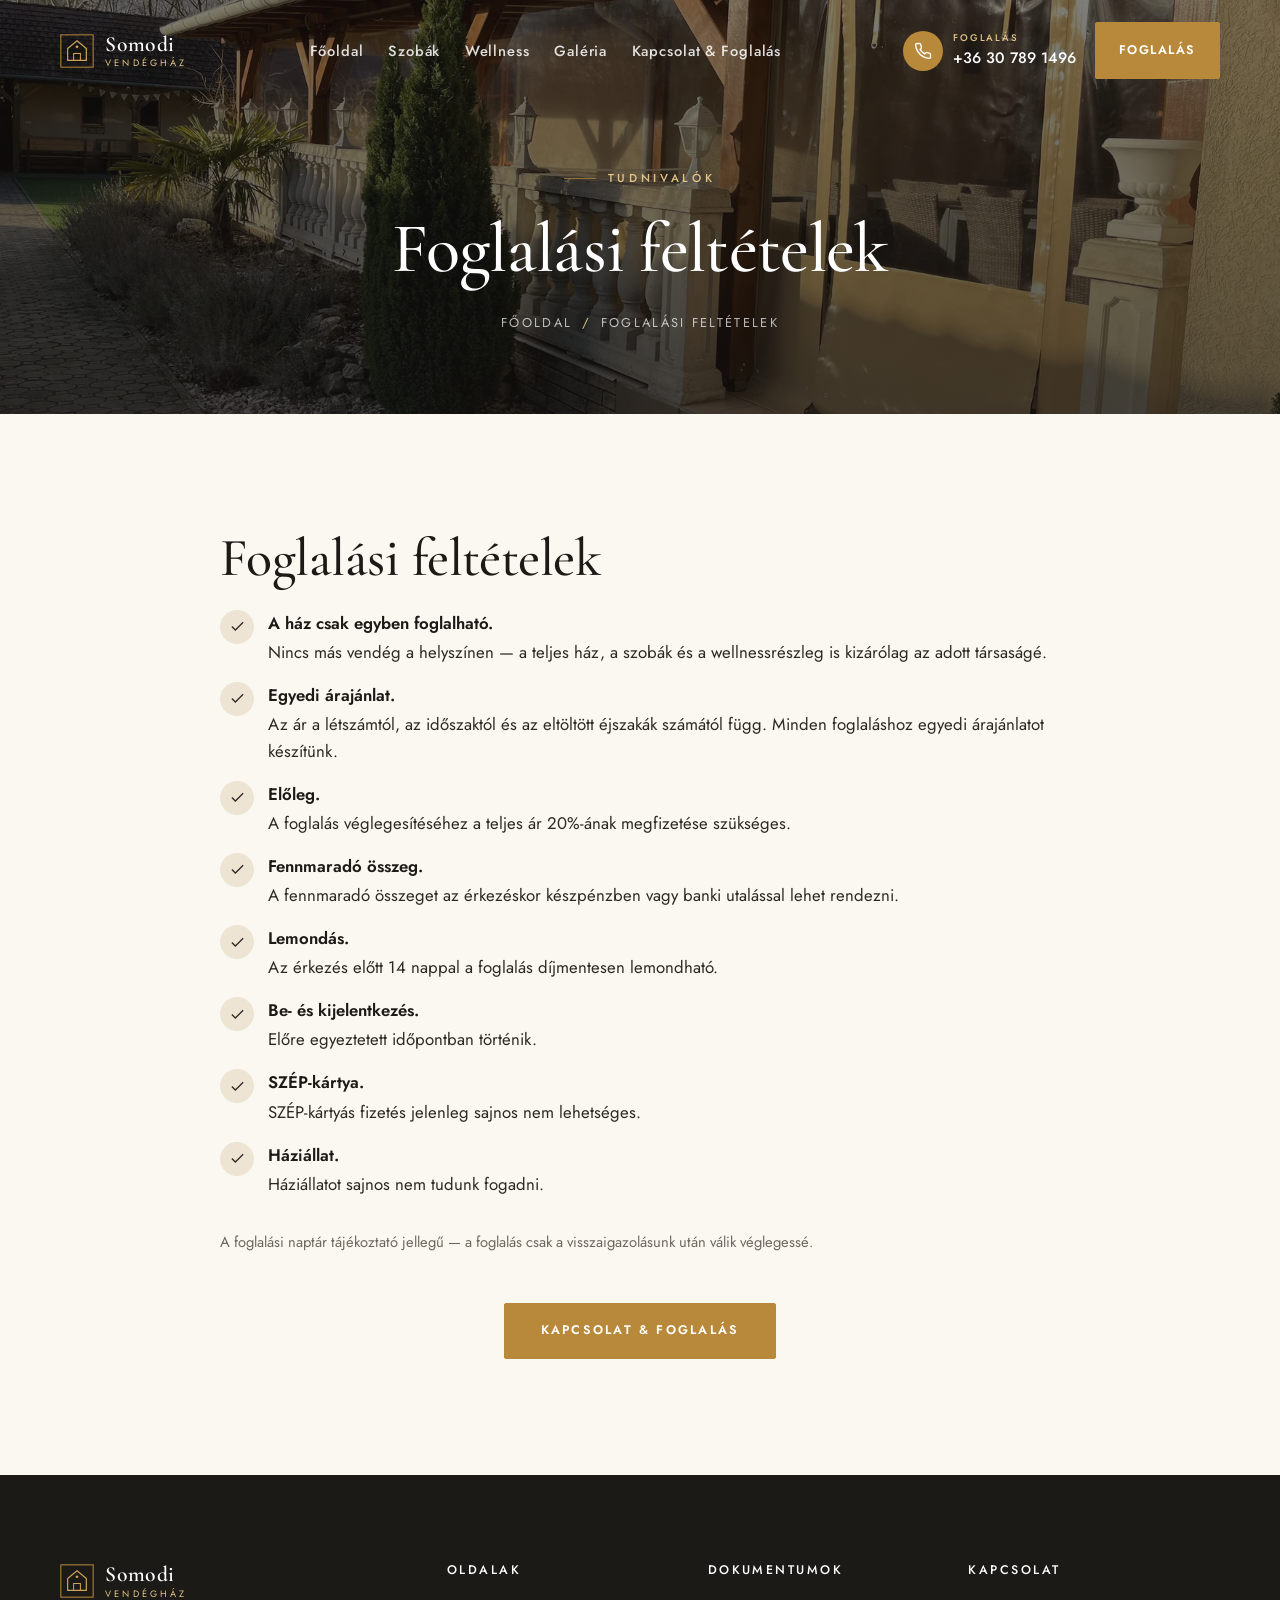
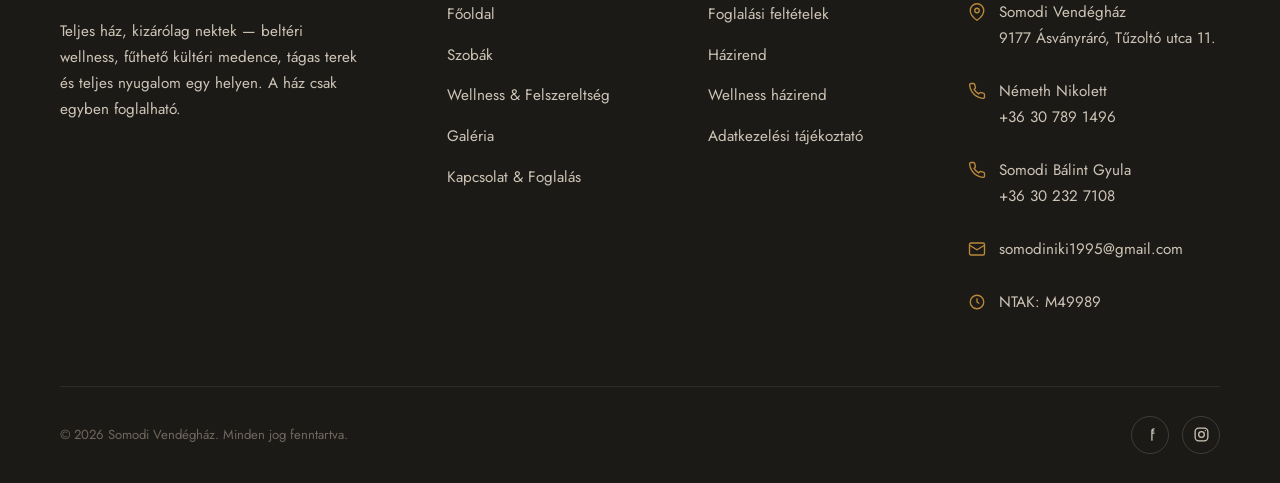
<file: foglalasi-feltetelek.html>
<!DOCTYPE html>
<html lang="hu">
<head>
  <meta charset="UTF-8" />
  <meta name="viewport" content="width=device-width, initial-scale=1.0" />
  <title>Foglalási feltételek — Somodi Vendégház</title>
  <meta name="description" content="A Somodi Vendégház foglalási feltételei: a ház csak egyben foglalható, 20% előleg, 14 napos ingyenes lemondás, fizetési és érkezési tudnivalók." />
  <meta name="theme-color" content="#1c1a17" />
  <meta property="og:type" content="website" />
  <meta property="og:title" content="Foglalási feltételek — Somodi Vendégház" />
  <meta property="og:locale" content="hu_HU" />
  <link rel="preconnect" href="https://fonts.googleapis.com" />
  <link rel="preconnect" href="https://fonts.gstatic.com" crossorigin />
  <link href="https://fonts.googleapis.com/css2?family=Cormorant+Garamond:ital,wght@0,400;0,500;0,600;1,400;1,500&family=Jost:wght@300;400;500;600&display=swap" rel="stylesheet" />
  <link rel="stylesheet" href="css/style.css" />
</head>
<body>
  <a class="skip-link" href="#main">Ugrás a tartalomra</a>

  <!-- ============ HEADER ============ -->
  <header class="site-header">
    <div class="container">
      <nav class="nav" aria-label="Fő navigáció">
        <a class="brand" href="index.html" aria-label="Somodi Vendégház — főoldal">
          <svg class="brand__mark" viewBox="0 0 40 40" fill="none" aria-hidden="true">
            <rect x="1" y="1" width="38" height="38" stroke="#b8893b" stroke-width="1.2"/>
            <path d="M20 8 L31 17 V31 H9 V17 Z" stroke="#cfa256" stroke-width="1.4" fill="none"/>
            <path d="M16 31 V23 H24 V31" stroke="#cfa256" stroke-width="1.2"/>
            <circle cx="20" cy="15" r="1.6" fill="#cfa256"/>
          </svg>
          <span class="brand__text">
            <span class="brand__name">Somodi</span>
            <span class="brand__sub">Vendégház</span>
          </span>
        </a>
        <ul class="nav__menu" id="nav-menu">
          <li><a class="nav__link" href="index.html">Főoldal</a></li>
          <li><a class="nav__link" href="szobak.html">Szobák</a></li>
          <li><a class="nav__link" href="wellness.html">Wellness</a></li>
          <li><a class="nav__link" href="galeria.html">Galéria</a></li>
          <li><a class="nav__link" href="kapcsolat.html">Kapcsolat &amp; Foglalás</a></li>
        </ul>
        <div class="nav__right">
          <a class="nav__phone" href="tel:+36307891496">
            <span class="nav__phone-icon">
              <svg viewBox="0 0 24 24" fill="none" stroke="#fff" stroke-width="1.8" aria-hidden="true"><path d="M22 16.92v3a2 2 0 0 1-2.18 2 19.79 19.79 0 0 1-8.63-3.07 19.5 19.5 0 0 1-6-6 19.79 19.79 0 0 1-3.07-8.67A2 2 0 0 1 4.11 2h3a2 2 0 0 1 2 1.72c.13.96.36 1.9.7 2.81a2 2 0 0 1-.45 2.11L8.09 9.91a16 16 0 0 0 6 6l1.27-1.27a2 2 0 0 1 2.11-.45c.91.34 1.85.57 2.81.7A2 2 0 0 1 22 16.92z"/></svg>
            </span>
            <span><small>Foglalás</small>+36 30 789 1496</span>
          </a>
          <a class="btn nav__cta" href="#foglalas">Foglalás</a>
        </div>
        <button class="nav__toggle" aria-label="Menü" aria-expanded="false" aria-controls="nav-menu">
          <span></span><span></span><span></span>
        </button>
      </nav>
    </div>
  </header>
  <main id="main">

    <section class="page-hero" style="min-height:46vh;">
      <div class="page-hero__media">
        <img src="images/kapcsolat-banner.webp" alt="Somodi Vendégház" loading="eager" style="width:100%;height:100%;object-fit:cover">
      </div>
      <div class="page-hero__inner">
        <span class="eyebrow eyebrow--center eyebrow--light">Tudnivalók</span>
        <h1>Foglalási feltételek</h1>
        <nav class="breadcrumb" aria-label="Hol járok">
          <a href="index.html">Főoldal</a><span>/</span>Foglalási feltételek
        </nav>
      </div>
    </section>

    <section class="section bg-paper">
      <div class="container container--narrow">
        <h2 style="margin-top:0;">Foglalási feltételek</h2>
        <ul class="feature-list" style="gap:1rem;margin-top:1.4rem;">
          <li class="feature"><span class="feature__icon"><svg viewBox="0 0 24 24" fill="none" stroke="currentColor" stroke-width="1.8"><path d="M20 6 9 17l-5-5"/></svg></span><span><strong>A ház csak egyben foglalható.</strong> Nincs más vendég a helyszínen — a teljes ház, a szobák és a wellnessrészleg is kizárólag az adott társaságé.</span></li>
          <li class="feature"><span class="feature__icon"><svg viewBox="0 0 24 24" fill="none" stroke="currentColor" stroke-width="1.8"><path d="M20 6 9 17l-5-5"/></svg></span><span><strong>Egyedi árajánlat.</strong> Az ár a létszámtól, az időszaktól és az eltöltött éjszakák számától függ. Minden foglaláshoz egyedi árajánlatot készítünk.</span></li>
          <li class="feature"><span class="feature__icon"><svg viewBox="0 0 24 24" fill="none" stroke="currentColor" stroke-width="1.8"><path d="M20 6 9 17l-5-5"/></svg></span><span><strong>Előleg.</strong> A foglalás véglegesítéséhez a teljes ár 20%-ának megfizetése szükséges.</span></li>
          <li class="feature"><span class="feature__icon"><svg viewBox="0 0 24 24" fill="none" stroke="currentColor" stroke-width="1.8"><path d="M20 6 9 17l-5-5"/></svg></span><span><strong>Fennmaradó összeg.</strong> A fennmaradó összeget az érkezéskor készpénzben vagy banki utalással lehet rendezni.</span></li>
          <li class="feature"><span class="feature__icon"><svg viewBox="0 0 24 24" fill="none" stroke="currentColor" stroke-width="1.8"><path d="M20 6 9 17l-5-5"/></svg></span><span><strong>Lemondás.</strong> Az érkezés előtt 14 nappal a foglalás díjmentesen lemondható.</span></li>
          <li class="feature"><span class="feature__icon"><svg viewBox="0 0 24 24" fill="none" stroke="currentColor" stroke-width="1.8"><path d="M20 6 9 17l-5-5"/></svg></span><span><strong>Be- és kijelentkezés.</strong> Előre egyeztetett időpontban történik.</span></li>
          <li class="feature"><span class="feature__icon"><svg viewBox="0 0 24 24" fill="none" stroke="currentColor" stroke-width="1.8"><path d="M20 6 9 17l-5-5"/></svg></span><span><strong>SZÉP-kártya.</strong> SZÉP-kártyás fizetés jelenleg sajnos nem lehetséges.</span></li>
          <li class="feature"><span class="feature__icon"><svg viewBox="0 0 24 24" fill="none" stroke="currentColor" stroke-width="1.8"><path d="M20 6 9 17l-5-5"/></svg></span><span><strong>Háziállat.</strong> Háziállatot sajnos nem tudunk fogadni.</span></li>
        </ul>
        <p style="margin-top:1.6rem;color:var(--color-text-muted);font-size:0.92rem;">A foglalási naptár tájékoztató jellegű — a foglalás csak a visszaigazolásunk után válik véglegessé.</p>
        <div style="text-align:center;margin-top:3rem;">
          <a class="btn" href="kapcsolat.html">Kapcsolat &amp; foglalás</a>
        </div>
      </div>
    </section>

  </main>

  <!-- ============ FOOTER ============ -->
  <footer class="site-footer">
    <div class="container">
      <div class="footer-top">
        <div class="footer-brand">
          <a class="brand" href="index.html">
            <svg class="brand__mark" viewBox="0 0 40 40" fill="none" aria-hidden="true">
              <rect x="1" y="1" width="38" height="38" stroke="#b8893b" stroke-width="1.2"/>
              <path d="M20 8 L31 17 V31 H9 V17 Z" stroke="#cfa256" stroke-width="1.4" fill="none"/>
              <path d="M16 31 V23 H24 V31" stroke="#cfa256" stroke-width="1.2"/>
              <circle cx="20" cy="15" r="1.6" fill="#cfa256"/>
            </svg>
            <span class="brand__text">
              <span class="brand__name">Somodi</span>
              <span class="brand__sub">Vendégház</span>
            </span>
          </a>
          <p>Teljes ház, kizárólag nektek — beltéri wellness, fűthető kültéri medence, tágas terek és teljes nyugalom egy helyen. A ház csak egyben foglalható.</p>
        </div>
        <div class="footer-col">
          <h4>Oldalak</h4>
          <ul>
            <li><a href="index.html">Főoldal</a></li>
            <li><a href="szobak.html">Szobák</a></li>
            <li><a href="wellness.html">Wellness &amp; Felszereltség</a></li>
            <li><a href="galeria.html">Galéria</a></li>
            <li><a href="kapcsolat.html">Kapcsolat &amp; Foglalás</a></li>
          </ul>
        </div>
        <div class="footer-col">
          <h4>Dokumentumok</h4>
          <ul>
            <li><a href="foglalasi-feltetelek.html">Foglalási feltételek</a></li>
            <li><a href="hazirend.html">Házirend</a></li>
            <li><a href="wellness-hazirend.html">Wellness házirend</a></li>
            <li><a href="https://somodivendeghaz.hu/adatvedelmi-iranyelvek/" target="_blank" rel="noopener">Adatkezelési tájékoztató</a></li>
          </ul>
        </div>

        <div class="footer-col">
          <h4>Kapcsolat</h4>
          <ul class="footer-contact">
            <li>
              <svg viewBox="0 0 24 24" fill="none" stroke="currentColor" stroke-width="1.8" aria-hidden="true"><path d="M21 10c0 7-9 13-9 13s-9-6-9-13a9 9 0 0 1 18 0z"/><circle cx="12" cy="10" r="3"/></svg>
              <span>Somodi Vendégház<br>9177 Ásványráró, Tűzoltó utca 11.</span>
            </li>
            <li>
              <svg viewBox="0 0 24 24" fill="none" stroke="currentColor" stroke-width="1.8" aria-hidden="true"><path d="M22 16.92v3a2 2 0 0 1-2.18 2 19.79 19.79 0 0 1-8.63-3.07 19.5 19.5 0 0 1-6-6 19.79 19.79 0 0 1-3.07-8.67A2 2 0 0 1 4.11 2h3a2 2 0 0 1 2 1.72c.13.96.36 1.9.7 2.81a2 2 0 0 1-.45 2.11L8.09 9.91a16 16 0 0 0 6 6l1.27-1.27a2 2 0 0 1 2.11-.45c.91.34 1.85.57 2.81.7A2 2 0 0 1 22 16.92z"/></svg>
              <span>Németh Nikolett<br><a href="tel:+36307891496">+36 30 789 1496</a></span>
            </li>
            <li>
              <svg viewBox="0 0 24 24" fill="none" stroke="currentColor" stroke-width="1.8" aria-hidden="true"><path d="M22 16.92v3a2 2 0 0 1-2.18 2 19.79 19.79 0 0 1-8.63-3.07 19.5 19.5 0 0 1-6-6 19.79 19.79 0 0 1-3.07-8.67A2 2 0 0 1 4.11 2h3a2 2 0 0 1 2 1.72c.13.96.36 1.9.7 2.81a2 2 0 0 1-.45 2.11L8.09 9.91a16 16 0 0 0 6 6l1.27-1.27a2 2 0 0 1 2.11-.45c.91.34 1.85.57 2.81.7A2 2 0 0 1 22 16.92z"/></svg>
              <span>Somodi Bálint Gyula<br><a href="tel:+36302327108">+36 30 232 7108</a></span>
            </li>
            <li>
              <svg viewBox="0 0 24 24" fill="none" stroke="currentColor" stroke-width="1.8" aria-hidden="true"><rect x="2" y="4" width="20" height="16" rx="2"/><path d="m22 7-10 6L2 7"/></svg>
              <a href="mailto:somodiniki1995@gmail.com">somodiniki1995@gmail.com</a>
            </li>
            <li>
              <svg viewBox="0 0 24 24" fill="none" stroke="currentColor" stroke-width="1.8" aria-hidden="true"><circle cx="12" cy="12" r="9"/><path d="M12 7v5l3 2"/></svg>
              <span>NTAK: M49989</span>
            </li>
          </ul>
        </div>
      </div>

      <div class="footer-bottom">
        <span>© <span data-year>2026</span> Somodi Vendégház. Minden jog fenntartva.</span>
        <div class="footer-social">
          <a href="https://www.facebook.com/p/Somodi-Vend%C3%A9gh%C3%A1z-61576990133609/" target="_blank" rel="noopener" aria-label="Facebook — Somodi Vendégház"><svg viewBox="0 0 24 24" fill="none" stroke="currentColor" stroke-width="1.8" stroke-linecap="round" stroke-linejoin="round"><path d="M14 7h2.5M14 7c0-2 1-3 3-3M14 7v3m0 0h3m-3 0v10"/></svg></a>
          <a href="https://www.instagram.com/somodi_vendeghaz/" target="_blank" rel="noopener" aria-label="Instagram — @somodi_vendeghaz"><svg viewBox="0 0 24 24" fill="none" stroke="currentColor" stroke-width="1.8"><rect x="3" y="3" width="18" height="18" rx="5"/><circle cx="12" cy="12" r="4"/><circle cx="17.5" cy="6.5" r="1" fill="currentColor" stroke="none"/></svg></a>
        </div>
      </div>
    </div>
  </footer>
  <script src="js/main.js"></script>
</body>
</html>
</file>
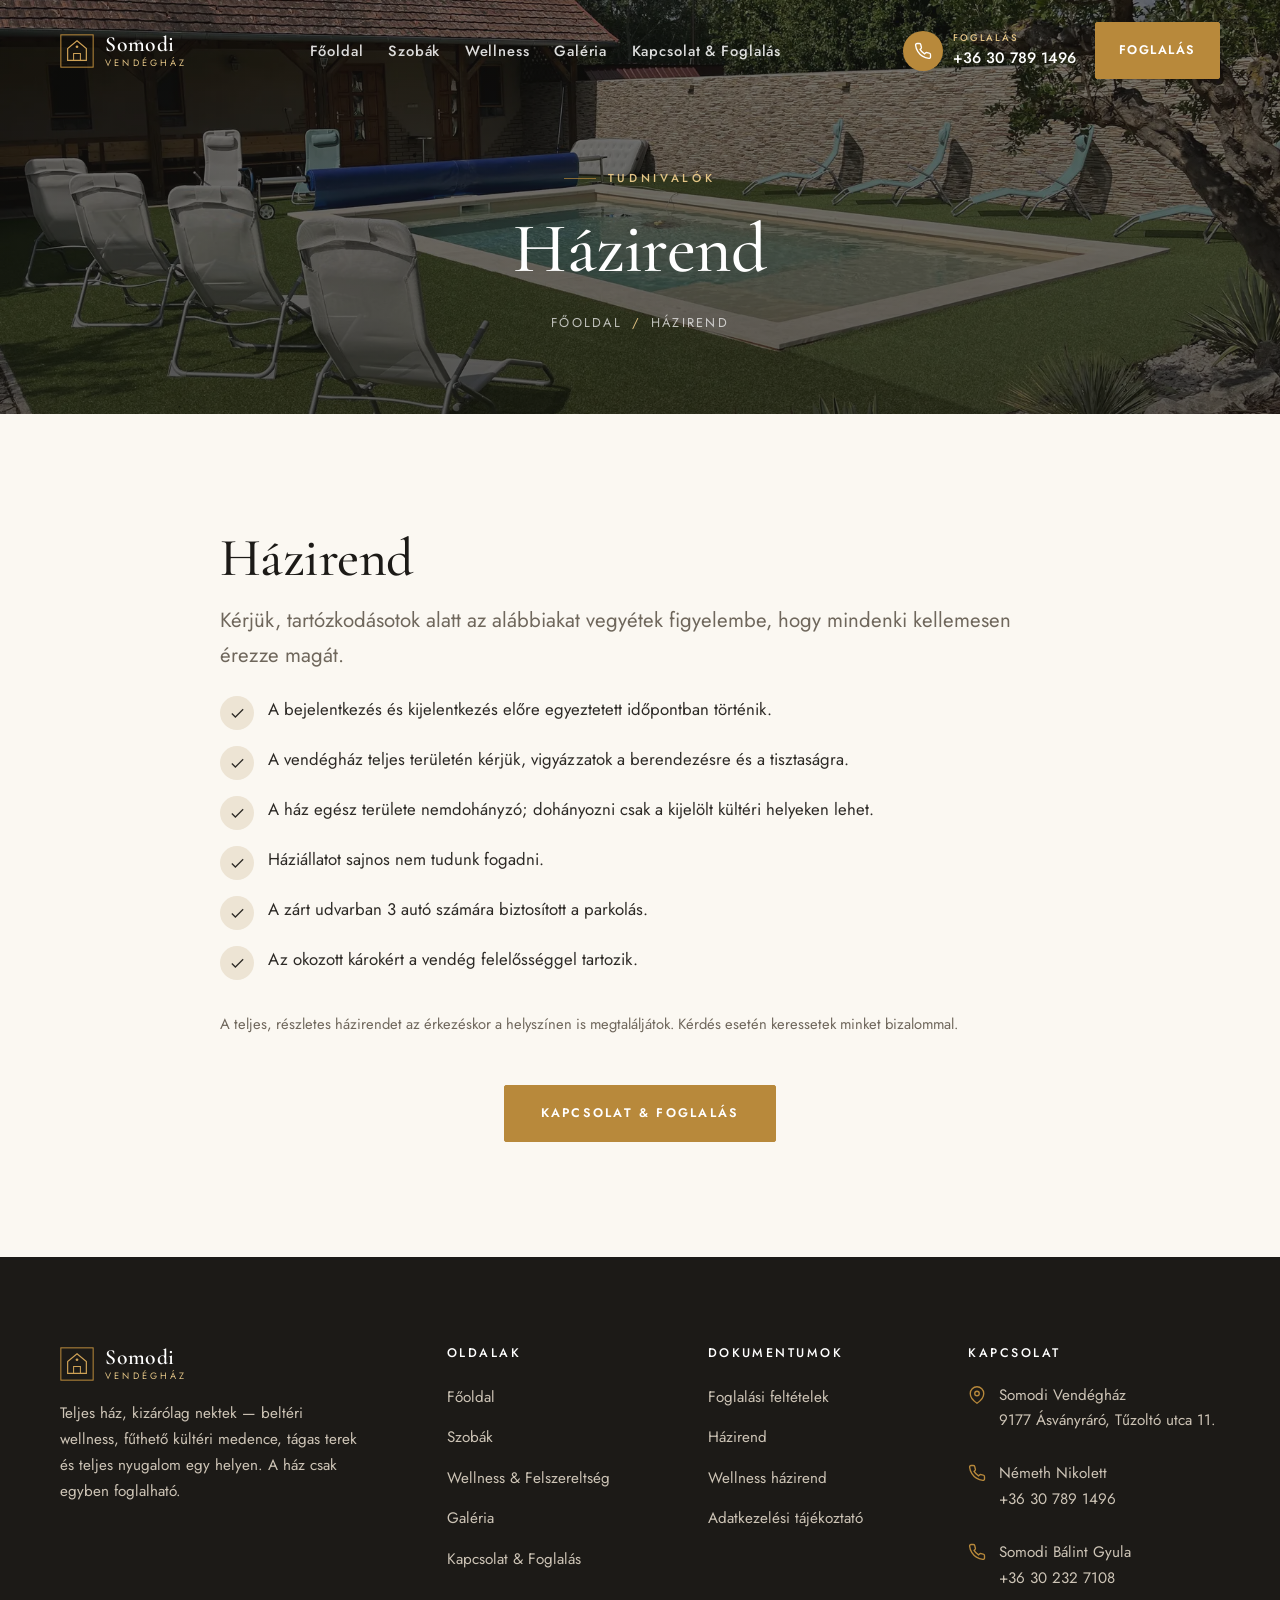
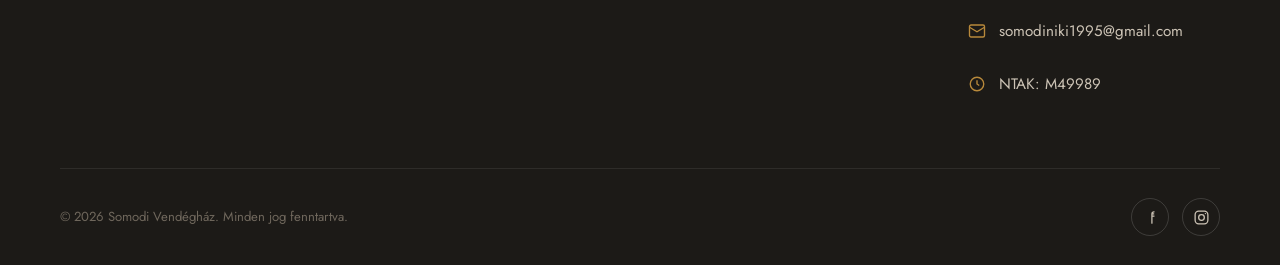
<file: hazirend.html>
<!DOCTYPE html>
<html lang="hu">
<head>
  <meta charset="UTF-8" />
  <meta name="viewport" content="width=device-width, initial-scale=1.0" />
  <title>Házirend — Somodi Vendégház</title>
  <meta name="description" content="A Somodi Vendégház házirendje — a kellemes és zavartalan tartózkodás érdekében." />
  <meta name="theme-color" content="#1c1a17" />
  <meta property="og:type" content="website" />
  <meta property="og:title" content="Házirend — Somodi Vendégház" />
  <meta property="og:locale" content="hu_HU" />
  <link rel="preconnect" href="https://fonts.googleapis.com" />
  <link rel="preconnect" href="https://fonts.gstatic.com" crossorigin />
  <link href="https://fonts.googleapis.com/css2?family=Cormorant+Garamond:ital,wght@0,400;0,500;0,600;1,400;1,500&family=Jost:wght@300;400;500;600&display=swap" rel="stylesheet" />
  <link rel="stylesheet" href="css/style.css" />
</head>
<body>
  <a class="skip-link" href="#main">Ugrás a tartalomra</a>

  <!-- ============ HEADER ============ -->
  <header class="site-header">
    <div class="container">
      <nav class="nav" aria-label="Fő navigáció">
        <a class="brand" href="index.html" aria-label="Somodi Vendégház — főoldal">
          <svg class="brand__mark" viewBox="0 0 40 40" fill="none" aria-hidden="true">
            <rect x="1" y="1" width="38" height="38" stroke="#b8893b" stroke-width="1.2"/>
            <path d="M20 8 L31 17 V31 H9 V17 Z" stroke="#cfa256" stroke-width="1.4" fill="none"/>
            <path d="M16 31 V23 H24 V31" stroke="#cfa256" stroke-width="1.2"/>
            <circle cx="20" cy="15" r="1.6" fill="#cfa256"/>
          </svg>
          <span class="brand__text">
            <span class="brand__name">Somodi</span>
            <span class="brand__sub">Vendégház</span>
          </span>
        </a>
        <ul class="nav__menu" id="nav-menu">
          <li><a class="nav__link" href="index.html">Főoldal</a></li>
          <li><a class="nav__link" href="szobak.html">Szobák</a></li>
          <li><a class="nav__link" href="wellness.html">Wellness</a></li>
          <li><a class="nav__link" href="galeria.html">Galéria</a></li>
          <li><a class="nav__link" href="kapcsolat.html">Kapcsolat &amp; Foglalás</a></li>
        </ul>
        <div class="nav__right">
          <a class="nav__phone" href="tel:+36307891496">
            <span class="nav__phone-icon">
              <svg viewBox="0 0 24 24" fill="none" stroke="#fff" stroke-width="1.8" aria-hidden="true"><path d="M22 16.92v3a2 2 0 0 1-2.18 2 19.79 19.79 0 0 1-8.63-3.07 19.5 19.5 0 0 1-6-6 19.79 19.79 0 0 1-3.07-8.67A2 2 0 0 1 4.11 2h3a2 2 0 0 1 2 1.72c.13.96.36 1.9.7 2.81a2 2 0 0 1-.45 2.11L8.09 9.91a16 16 0 0 0 6 6l1.27-1.27a2 2 0 0 1 2.11-.45c.91.34 1.85.57 2.81.7A2 2 0 0 1 22 16.92z"/></svg>
            </span>
            <span><small>Foglalás</small>+36 30 789 1496</span>
          </a>
          <a class="btn nav__cta" href="#foglalas">Foglalás</a>
        </div>
        <button class="nav__toggle" aria-label="Menü" aria-expanded="false" aria-controls="nav-menu">
          <span></span><span></span><span></span>
        </button>
      </nav>
    </div>
  </header>
  <main id="main">

    <section class="page-hero" style="min-height:46vh;">
      <div class="page-hero__media">
        <img src="images/banner.webp" alt="Somodi Vendégház" loading="eager" style="width:100%;height:100%;object-fit:cover">
      </div>
      <div class="page-hero__inner">
        <span class="eyebrow eyebrow--center eyebrow--light">Tudnivalók</span>
        <h1>Házirend</h1>
        <nav class="breadcrumb" aria-label="Hol járok">
          <a href="index.html">Főoldal</a><span>/</span>Házirend
        </nav>
      </div>
    </section>

    <section class="section bg-paper">
      <div class="container container--narrow">
        <h2 style="margin-top:0;">Házirend</h2>
        <p class="lead" style="margin-top:1rem;">Kérjük, tartózkodásotok alatt az alábbiakat vegyétek figyelembe, hogy mindenki kellemesen érezze magát.</p>
        <ul class="feature-list" style="gap:1rem;margin-top:1.4rem;">
          <li class="feature"><span class="feature__icon"><svg viewBox="0 0 24 24" fill="none" stroke="currentColor" stroke-width="1.8"><path d="M20 6 9 17l-5-5"/></svg></span><span>A bejelentkezés és kijelentkezés előre egyeztetett időpontban történik.</span></li>
          <li class="feature"><span class="feature__icon"><svg viewBox="0 0 24 24" fill="none" stroke="currentColor" stroke-width="1.8"><path d="M20 6 9 17l-5-5"/></svg></span><span>A vendégház teljes területén kérjük, vigyázzatok a berendezésre és a tisztaságra.</span></li>
          <li class="feature"><span class="feature__icon"><svg viewBox="0 0 24 24" fill="none" stroke="currentColor" stroke-width="1.8"><path d="M20 6 9 17l-5-5"/></svg></span><span>A ház egész területe nemdohányzó; dohányozni csak a kijelölt kültéri helyeken lehet.</span></li>
          <li class="feature"><span class="feature__icon"><svg viewBox="0 0 24 24" fill="none" stroke="currentColor" stroke-width="1.8"><path d="M20 6 9 17l-5-5"/></svg></span><span>Háziállatot sajnos nem tudunk fogadni.</span></li>
          <li class="feature"><span class="feature__icon"><svg viewBox="0 0 24 24" fill="none" stroke="currentColor" stroke-width="1.8"><path d="M20 6 9 17l-5-5"/></svg></span><span>A zárt udvarban 3 autó számára biztosított a parkolás.</span></li>
          <li class="feature"><span class="feature__icon"><svg viewBox="0 0 24 24" fill="none" stroke="currentColor" stroke-width="1.8"><path d="M20 6 9 17l-5-5"/></svg></span><span>Az okozott károkért a vendég felelősséggel tartozik.</span></li>
        </ul>
        <p style="margin-top:1.6rem;color:var(--color-text-muted);font-size:0.92rem;">A teljes, részletes házirendet az érkezéskor a helyszínen is megtaláljátok. Kérdés esetén keressetek minket bizalommal.</p>
        <div style="text-align:center;margin-top:3rem;">
          <a class="btn" href="kapcsolat.html">Kapcsolat &amp; foglalás</a>
        </div>
      </div>
    </section>

  </main>

  <!-- ============ FOOTER ============ -->
  <footer class="site-footer">
    <div class="container">
      <div class="footer-top">
        <div class="footer-brand">
          <a class="brand" href="index.html">
            <svg class="brand__mark" viewBox="0 0 40 40" fill="none" aria-hidden="true">
              <rect x="1" y="1" width="38" height="38" stroke="#b8893b" stroke-width="1.2"/>
              <path d="M20 8 L31 17 V31 H9 V17 Z" stroke="#cfa256" stroke-width="1.4" fill="none"/>
              <path d="M16 31 V23 H24 V31" stroke="#cfa256" stroke-width="1.2"/>
              <circle cx="20" cy="15" r="1.6" fill="#cfa256"/>
            </svg>
            <span class="brand__text">
              <span class="brand__name">Somodi</span>
              <span class="brand__sub">Vendégház</span>
            </span>
          </a>
          <p>Teljes ház, kizárólag nektek — beltéri wellness, fűthető kültéri medence, tágas terek és teljes nyugalom egy helyen. A ház csak egyben foglalható.</p>
        </div>
        <div class="footer-col">
          <h4>Oldalak</h4>
          <ul>
            <li><a href="index.html">Főoldal</a></li>
            <li><a href="szobak.html">Szobák</a></li>
            <li><a href="wellness.html">Wellness &amp; Felszereltség</a></li>
            <li><a href="galeria.html">Galéria</a></li>
            <li><a href="kapcsolat.html">Kapcsolat &amp; Foglalás</a></li>
          </ul>
        </div>
        <div class="footer-col">
          <h4>Dokumentumok</h4>
          <ul>
            <li><a href="foglalasi-feltetelek.html">Foglalási feltételek</a></li>
            <li><a href="hazirend.html">Házirend</a></li>
            <li><a href="wellness-hazirend.html">Wellness házirend</a></li>
            <li><a href="https://somodivendeghaz.hu/adatvedelmi-iranyelvek/" target="_blank" rel="noopener">Adatkezelési tájékoztató</a></li>
          </ul>
        </div>

        <div class="footer-col">
          <h4>Kapcsolat</h4>
          <ul class="footer-contact">
            <li>
              <svg viewBox="0 0 24 24" fill="none" stroke="currentColor" stroke-width="1.8" aria-hidden="true"><path d="M21 10c0 7-9 13-9 13s-9-6-9-13a9 9 0 0 1 18 0z"/><circle cx="12" cy="10" r="3"/></svg>
              <span>Somodi Vendégház<br>9177 Ásványráró, Tűzoltó utca 11.</span>
            </li>
            <li>
              <svg viewBox="0 0 24 24" fill="none" stroke="currentColor" stroke-width="1.8" aria-hidden="true"><path d="M22 16.92v3a2 2 0 0 1-2.18 2 19.79 19.79 0 0 1-8.63-3.07 19.5 19.5 0 0 1-6-6 19.79 19.79 0 0 1-3.07-8.67A2 2 0 0 1 4.11 2h3a2 2 0 0 1 2 1.72c.13.96.36 1.9.7 2.81a2 2 0 0 1-.45 2.11L8.09 9.91a16 16 0 0 0 6 6l1.27-1.27a2 2 0 0 1 2.11-.45c.91.34 1.85.57 2.81.7A2 2 0 0 1 22 16.92z"/></svg>
              <span>Németh Nikolett<br><a href="tel:+36307891496">+36 30 789 1496</a></span>
            </li>
            <li>
              <svg viewBox="0 0 24 24" fill="none" stroke="currentColor" stroke-width="1.8" aria-hidden="true"><path d="M22 16.92v3a2 2 0 0 1-2.18 2 19.79 19.79 0 0 1-8.63-3.07 19.5 19.5 0 0 1-6-6 19.79 19.79 0 0 1-3.07-8.67A2 2 0 0 1 4.11 2h3a2 2 0 0 1 2 1.72c.13.96.36 1.9.7 2.81a2 2 0 0 1-.45 2.11L8.09 9.91a16 16 0 0 0 6 6l1.27-1.27a2 2 0 0 1 2.11-.45c.91.34 1.85.57 2.81.7A2 2 0 0 1 22 16.92z"/></svg>
              <span>Somodi Bálint Gyula<br><a href="tel:+36302327108">+36 30 232 7108</a></span>
            </li>
            <li>
              <svg viewBox="0 0 24 24" fill="none" stroke="currentColor" stroke-width="1.8" aria-hidden="true"><rect x="2" y="4" width="20" height="16" rx="2"/><path d="m22 7-10 6L2 7"/></svg>
              <a href="mailto:somodiniki1995@gmail.com">somodiniki1995@gmail.com</a>
            </li>
            <li>
              <svg viewBox="0 0 24 24" fill="none" stroke="currentColor" stroke-width="1.8" aria-hidden="true"><circle cx="12" cy="12" r="9"/><path d="M12 7v5l3 2"/></svg>
              <span>NTAK: M49989</span>
            </li>
          </ul>
        </div>
      </div>

      <div class="footer-bottom">
        <span>© <span data-year>2026</span> Somodi Vendégház. Minden jog fenntartva.</span>
        <div class="footer-social">
          <a href="https://www.facebook.com/p/Somodi-Vend%C3%A9gh%C3%A1z-61576990133609/" target="_blank" rel="noopener" aria-label="Facebook — Somodi Vendégház"><svg viewBox="0 0 24 24" fill="none" stroke="currentColor" stroke-width="1.8" stroke-linecap="round" stroke-linejoin="round"><path d="M14 7h2.5M14 7c0-2 1-3 3-3M14 7v3m0 0h3m-3 0v10"/></svg></a>
          <a href="https://www.instagram.com/somodi_vendeghaz/" target="_blank" rel="noopener" aria-label="Instagram — @somodi_vendeghaz"><svg viewBox="0 0 24 24" fill="none" stroke="currentColor" stroke-width="1.8"><rect x="3" y="3" width="18" height="18" rx="5"/><circle cx="12" cy="12" r="4"/><circle cx="17.5" cy="6.5" r="1" fill="currentColor" stroke="none"/></svg></a>
        </div>
      </div>
    </div>
  </footer>
  <script src="js/main.js"></script>
</body>
</html>
</file>
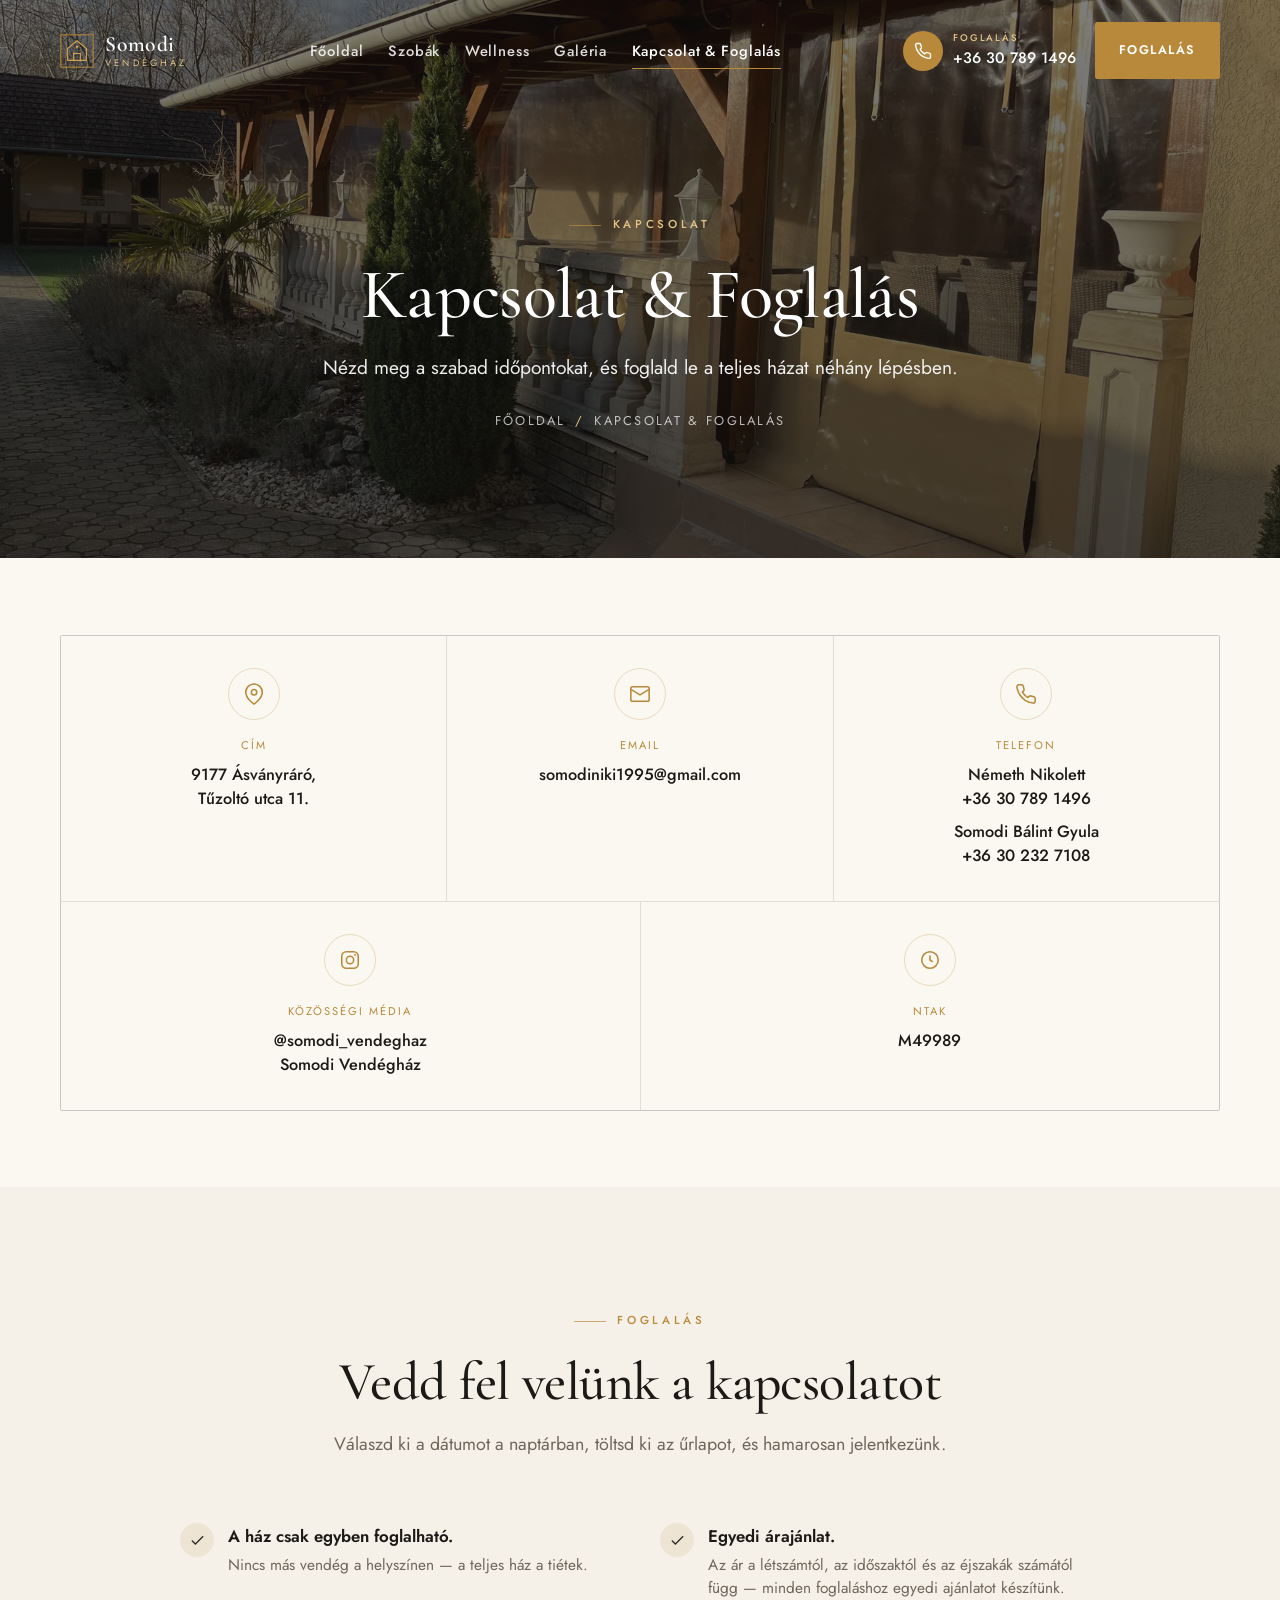
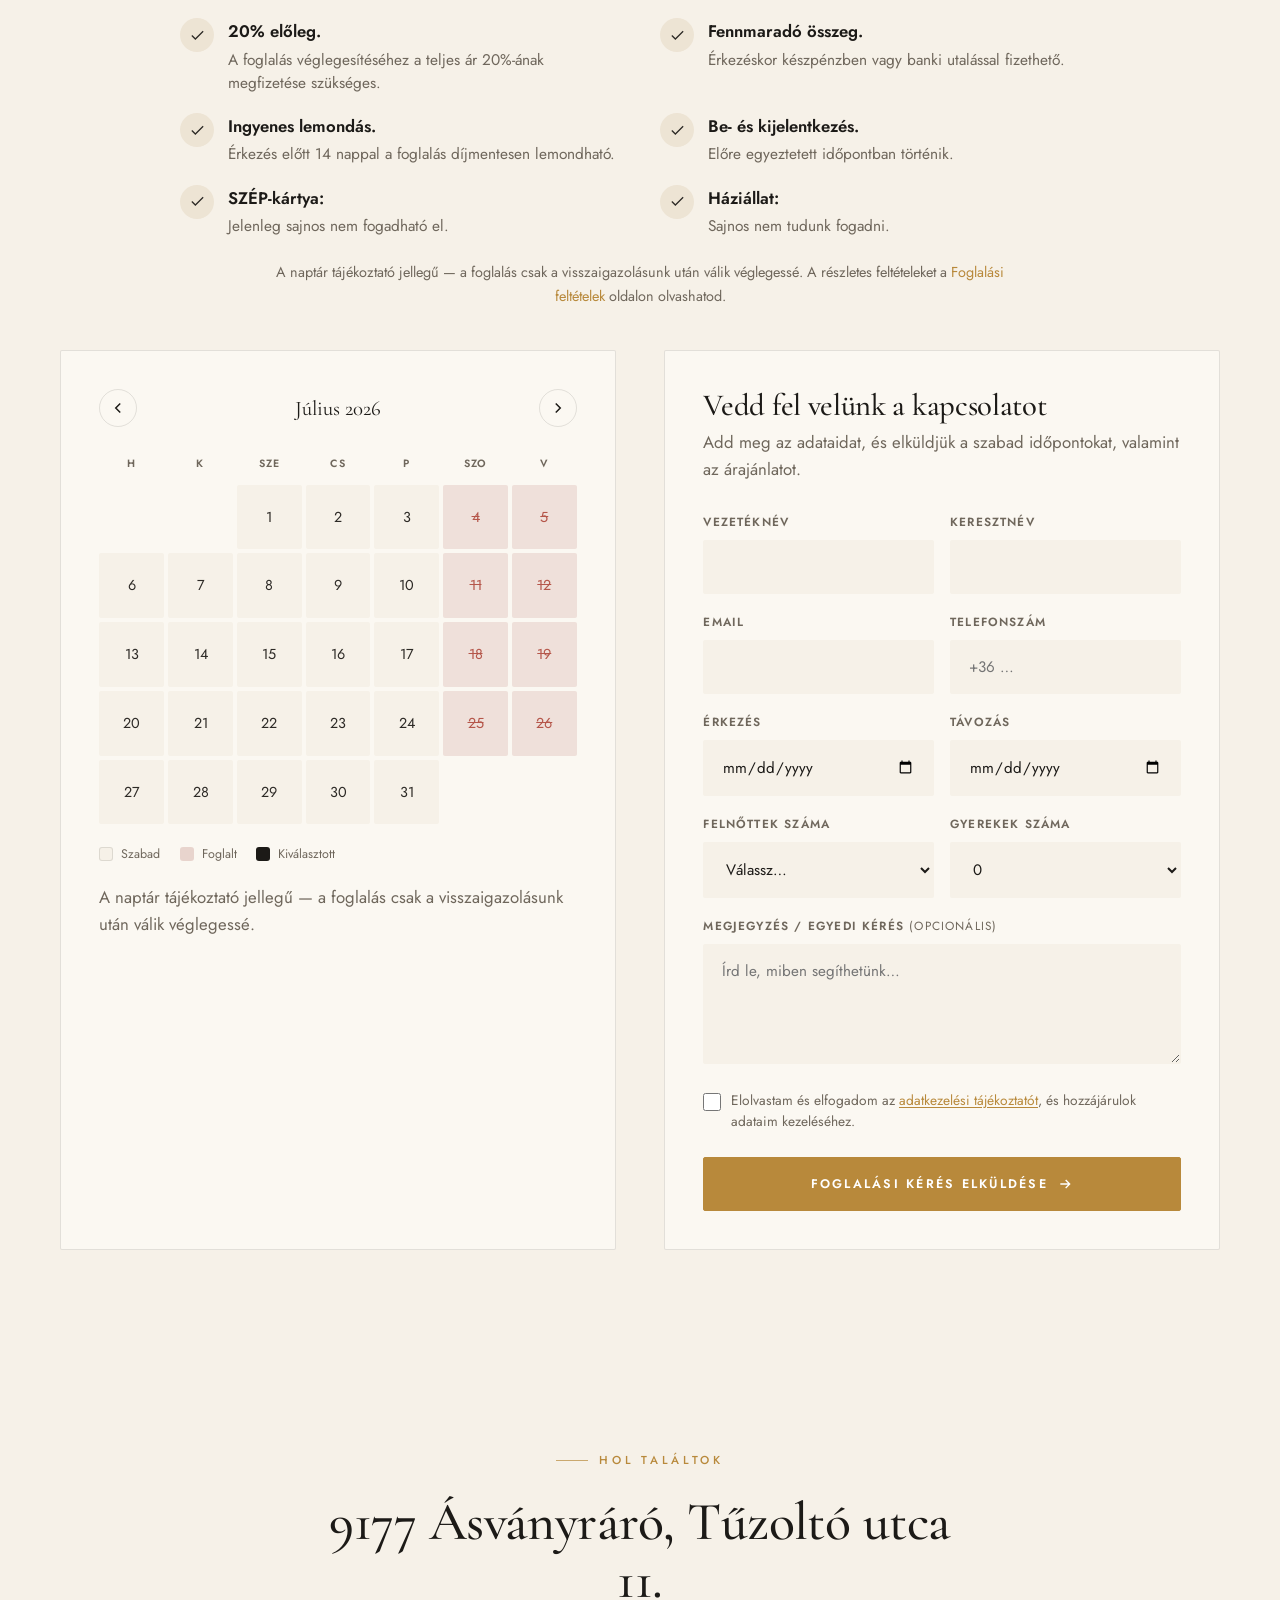
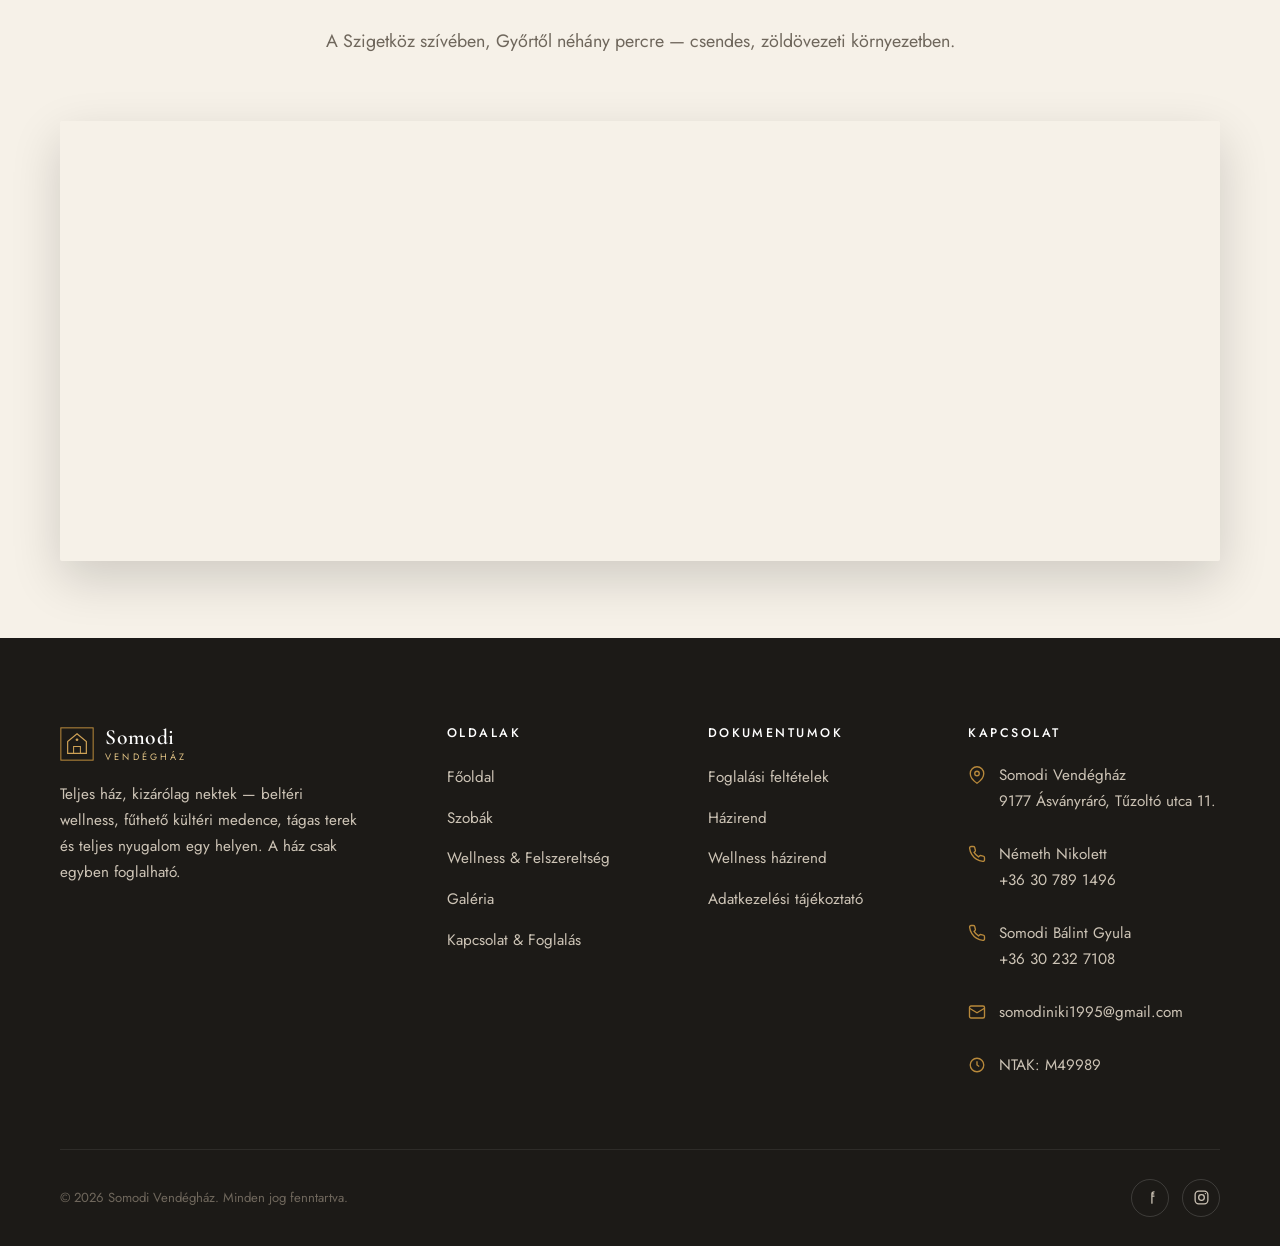
<file: kapcsolat.html>
<!DOCTYPE html>
<html lang="hu">
<head>
  <meta charset="UTF-8" />
  <meta name="viewport" content="width=device-width, initial-scale=1.0" />
  <title>Kapcsolat &amp; Foglalás — Somodi Vendégház</title>
  <meta name="description" content="Foglald le a Somodi Vendégházat: foglalási naptár és űrlap egy helyen. 20% előleg, csak egyben bérelhető. Vedd fel velünk a kapcsolatot!" />
  <meta name="theme-color" content="#1c1a17" />

  <meta property="og:type" content="website" />
  <meta property="og:title" content="Kapcsolat & Foglalás — Somodi Vendégház" />
  <meta property="og:description" content="Foglalási naptár és űrlap — foglald le a teljes házat." />
  <meta property="og:locale" content="hu_HU" />

  <link rel="preconnect" href="https://fonts.googleapis.com" />
  <link rel="preconnect" href="https://fonts.gstatic.com" crossorigin />
  <link href="https://fonts.googleapis.com/css2?family=Cormorant+Garamond:ital,wght@0,400;0,500;0,600;1,400;1,500&family=Jost:wght@300;400;500;600&display=swap" rel="stylesheet" />
  <link rel="stylesheet" href="css/style.css" />

  <!-- Schema.org — LodgingBusiness (GEO) -->
  <script type="application/ld+json">
  {
    "@context": "https://schema.org",
    "@type": "LodgingBusiness",
    "name": "Somodi Vendégház",
    "url": "https://somodivendeghaz.hu/kapcsolat.html",
    "telephone": "+36 30 789 1496",
    "email": "somodiniki1995@gmail.com",
    "address": {
      "@type": "PostalAddress",
      "streetAddress": "Tűzoltó utca 11.",
      "addressLocality": "Ásványráró",
      "postalCode": "9177",
      "addressCountry": "HU"
    },
    "paymentAccepted": "Készpénz, banki átutalás (20% előleg)",
    "petsAllowed": false
  }
  </script>
</head>
<body>
  <a class="skip-link" href="#main">Ugrás a tartalomra</a>

  <!-- ============ HEADER ============ -->
  <header class="site-header">
    <div class="container">
      <nav class="nav" aria-label="Fő navigáció">
        <a class="brand" href="index.html" aria-label="Somodi Vendégház — főoldal">
          <svg class="brand__mark" viewBox="0 0 40 40" fill="none" aria-hidden="true">
            <rect x="1" y="1" width="38" height="38" stroke="#b8893b" stroke-width="1.2"/>
            <path d="M20 8 L31 17 V31 H9 V17 Z" stroke="#cfa256" stroke-width="1.4" fill="none"/>
            <path d="M16 31 V23 H24 V31" stroke="#cfa256" stroke-width="1.2"/>
            <circle cx="20" cy="15" r="1.6" fill="#cfa256"/>
          </svg>
          <span class="brand__text">
            <span class="brand__name">Somodi</span>
            <span class="brand__sub">Vendégház</span>
          </span>
        </a>
        <ul class="nav__menu" id="nav-menu">
          <li><a class="nav__link" href="index.html">Főoldal</a></li>
          <li><a class="nav__link" href="szobak.html">Szobák</a></li>
          <li><a class="nav__link" href="wellness.html">Wellness</a></li>
          <li><a class="nav__link" href="galeria.html">Galéria</a></li>
          <li><a class="nav__link is-active" href="kapcsolat.html">Kapcsolat &amp; Foglalás</a></li>
        </ul>
        <div class="nav__right">
          <a class="nav__phone" href="tel:+36307891496">
            <span class="nav__phone-icon">
              <svg viewBox="0 0 24 24" fill="none" stroke="#fff" stroke-width="1.8" aria-hidden="true"><path d="M22 16.92v3a2 2 0 0 1-2.18 2 19.79 19.79 0 0 1-8.63-3.07 19.5 19.5 0 0 1-6-6 19.79 19.79 0 0 1-3.07-8.67A2 2 0 0 1 4.11 2h3a2 2 0 0 1 2 1.72c.13.96.36 1.9.7 2.81a2 2 0 0 1-.45 2.11L8.09 9.91a16 16 0 0 0 6 6l1.27-1.27a2 2 0 0 1 2.11-.45c.91.34 1.85.57 2.81.7A2 2 0 0 1 22 16.92z"/></svg>
            </span>
            <span><small>Foglalás</small>+36 30 789 1496</span>
          </a>
          <a class="btn nav__cta" href="#foglalas">Foglalás</a>
        </div>
        <button class="nav__toggle" aria-label="Menü" aria-expanded="false" aria-controls="nav-menu">
          <span></span><span></span><span></span>
        </button>
      </nav>
    </div>
  </header>

  <main id="main">

    <!-- ============ PAGE HERO ============ -->
    <!-- banner: images/kapcsolat-banner.webp
         A brief banner-linkje: https://drive.google.com/file/d/1FZTD1ZR2ijgINQLD2MnNtQaJZd4ctNnS/view -->
    <section class="page-hero">
      <div class="page-hero__media">
        <img src="images/kapcsolat-banner.webp" alt="Somodi Vendégház — kapcsolat" loading="eager" style="width:100%;height:100%;object-fit:cover">
      </div>
      <div class="page-hero__inner">
        <span class="eyebrow eyebrow--center eyebrow--light">Kapcsolat</span>
        <h1>Kapcsolat &amp; Foglalás</h1>
        <p>Nézd meg a szabad időpontokat, és foglald le a teljes házat néhány lépésben.</p>
        <nav class="breadcrumb" aria-label="Hol járok">
          <a href="index.html">Főoldal</a><span>/</span>Kapcsolat &amp; Foglalás
        </nav>
      </div>
    </section>

    <!-- ============ ELÉRHETŐSÉGEK ============ -->
    <section class="section--tight bg-paper">
      <div class="container">
        <div class="contact-bar reveal">
          <div class="contact-bar__item">
            <span class="contact-bar__icon"><svg viewBox="0 0 24 24" fill="none" stroke="currentColor" stroke-width="1.7"><path d="M21 10c0 7-9 13-9 13s-9-6-9-13a9 9 0 0 1 18 0z"/><circle cx="12" cy="10" r="3"/></svg></span>
            <div class="contact-bar__label">Cím</div>
            <div class="contact-bar__value">9177 Ásványráró,<br>Tűzoltó utca 11.</div>
          </div>
          <div class="contact-bar__item">
            <span class="contact-bar__icon"><svg viewBox="0 0 24 24" fill="none" stroke="currentColor" stroke-width="1.7"><rect x="2" y="4" width="20" height="16" rx="2"/><path d="m22 7-10 6L2 7"/></svg></span>
            <div class="contact-bar__label">Email</div>
            <div class="contact-bar__value"><a href="mailto:somodiniki1995@gmail.com">somodiniki1995@gmail.com</a></div>
          </div>
          <div class="contact-bar__item">
            <span class="contact-bar__icon"><svg viewBox="0 0 24 24" fill="none" stroke="currentColor" stroke-width="1.7"><path d="M22 16.92v3a2 2 0 0 1-2.18 2 19.79 19.79 0 0 1-8.63-3.07 19.5 19.5 0 0 1-6-6 19.79 19.79 0 0 1-3.07-8.67A2 2 0 0 1 4.11 2h3a2 2 0 0 1 2 1.72c.13.96.36 1.9.7 2.81a2 2 0 0 1-.45 2.11L8.09 9.91a16 16 0 0 0 6 6l1.27-1.27a2 2 0 0 1 2.11-.45c.91.34 1.85.57 2.81.7A2 2 0 0 1 22 16.92z"/></svg></span>
            <div class="contact-bar__label">Telefon</div>
            <div class="contact-bar__value">
              Németh Nikolett<br><a href="tel:+36307891496">+36 30 789 1496</a><br>
              <span style="display:inline-block;margin-top:0.5rem;">Somodi Bálint Gyula<br><a href="tel:+36302327108">+36 30 232 7108</a></span>
            </div>
          </div>
          <div class="contact-bar__item">
            <span class="contact-bar__icon"><svg viewBox="0 0 24 24" fill="none" stroke="currentColor" stroke-width="1.7"><rect x="3" y="3" width="18" height="18" rx="5"/><circle cx="12" cy="12" r="4"/><circle cx="17.5" cy="6.5" r="1" fill="currentColor" stroke="none"/></svg></span>
            <div class="contact-bar__label">Közösségi média</div>
            <div class="contact-bar__value"><a href="https://www.instagram.com/somodi_vendeghaz/" target="_blank" rel="noopener">@somodi_vendeghaz</a><br><a href="https://www.facebook.com/p/Somodi-Vend%C3%A9gh%C3%A1z-61576990133609/" target="_blank" rel="noopener">Somodi Vendégház</a></div>
          </div>
          <div class="contact-bar__item">
            <span class="contact-bar__icon"><svg viewBox="0 0 24 24" fill="none" stroke="currentColor" stroke-width="1.7"><circle cx="12" cy="12" r="9"/><path d="M12 7v5l3 2"/></svg></span>
            <div class="contact-bar__label">NTAK</div>
            <div class="contact-bar__value">M49989</div>
          </div>
        </div>
      </div>
    </section>

    <!-- ============ FOGLALÁS: NAPTÁR + ŰRLAP ============ -->
    <section class="section bg-cream" id="foglalas">
      <div class="container">
        <div class="section-head section-head--center">
          <span class="eyebrow eyebrow--center reveal">Foglalás</span>
          <h2 class="reveal" data-delay="1">Vedd fel velünk a kapcsolatot</h2>
          <p class="reveal" data-delay="1">Válaszd ki a dátumot a naptárban, töltsd ki az űrlapot, és hamarosan jelentkezünk.</p>
        </div>

        <!-- Foglalási tudnivalók -->
        <ul class="feature-list reveal" style="grid-template-columns:repeat(2,1fr);max-width:920px;margin:0 auto 3rem;gap:1.2rem 2.5rem;">
          <li class="feature"><span class="feature__icon"><svg viewBox="0 0 24 24" fill="none" stroke="currentColor" stroke-width="1.8"><path d="M20 6 9 17l-5-5"/></svg></span><span><strong>A ház csak egyben foglalható.</strong> <span>Nincs más vendég a helyszínen — a teljes ház a tiétek.</span></span></li>
          <li class="feature"><span class="feature__icon"><svg viewBox="0 0 24 24" fill="none" stroke="currentColor" stroke-width="1.8"><path d="M20 6 9 17l-5-5"/></svg></span><span><strong>Egyedi árajánlat.</strong> <span>Az ár a létszámtól, az időszaktól és az éjszakák számától függ — minden foglaláshoz egyedi ajánlatot készítünk.</span></span></li>
          <li class="feature"><span class="feature__icon"><svg viewBox="0 0 24 24" fill="none" stroke="currentColor" stroke-width="1.8"><path d="M20 6 9 17l-5-5"/></svg></span><span><strong>20% előleg.</strong> <span>A foglalás véglegesítéséhez a teljes ár 20%-ának megfizetése szükséges.</span></span></li>
          <li class="feature"><span class="feature__icon"><svg viewBox="0 0 24 24" fill="none" stroke="currentColor" stroke-width="1.8"><path d="M20 6 9 17l-5-5"/></svg></span><span><strong>Fennmaradó összeg.</strong> <span>Érkezéskor készpénzben vagy banki utalással fizethető.</span></span></li>
          <li class="feature"><span class="feature__icon"><svg viewBox="0 0 24 24" fill="none" stroke="currentColor" stroke-width="1.8"><path d="M20 6 9 17l-5-5"/></svg></span><span><strong>Ingyenes lemondás.</strong> <span>Érkezés előtt 14 nappal a foglalás díjmentesen lemondható.</span></span></li>
          <li class="feature"><span class="feature__icon"><svg viewBox="0 0 24 24" fill="none" stroke="currentColor" stroke-width="1.8"><path d="M20 6 9 17l-5-5"/></svg></span><span><strong>Be- és kijelentkezés.</strong> <span>Előre egyeztetett időpontban történik.</span></span></li>
          <li class="feature"><span class="feature__icon"><svg viewBox="0 0 24 24" fill="none" stroke="currentColor" stroke-width="1.8"><path d="M20 6 9 17l-5-5"/></svg></span><span><strong>SZÉP-kártya:</strong> <span>Jelenleg sajnos nem fogadható el.</span></span></li>
          <li class="feature"><span class="feature__icon"><svg viewBox="0 0 24 24" fill="none" stroke="currentColor" stroke-width="1.8"><path d="M20 6 9 17l-5-5"/></svg></span><span><strong>Háziállat:</strong> <span>Sajnos nem tudunk fogadni.</span></span></li>
        </ul>
        <p class="reveal" style="text-align:center;max-width:760px;margin:-1.6rem auto 2.6rem;font-size:0.9rem;color:var(--color-text-muted);">
          A naptár tájékoztató jellegű — a foglalás csak a visszaigazolásunk után válik véglegessé.
          A részletes feltételeket a <a href="foglalasi-feltetelek.html" style="color:var(--color-gold);">Foglalási feltételek</a> oldalon olvashatod.
        </p>

        <div class="booking-grid">
          <!-- NAPTÁR -->
          <div class="booking-panel reveal" data-calendar>
            <div class="cal__head">
              <button class="cal__nav" data-cal="prev" aria-label="Előző hónap"><svg viewBox="0 0 24 24" fill="none" stroke="currentColor" stroke-width="2"><path d="M15 18l-6-6 6-6"/></svg></button>
              <span class="cal__title">Hónap</span>
              <button class="cal__nav" data-cal="next" aria-label="Következő hónap"><svg viewBox="0 0 24 24" fill="none" stroke="currentColor" stroke-width="2"><path d="M9 6l6 6-6 6"/></svg></button>
            </div>
            <div class="cal__grid"></div>
            <div class="cal__legend">
              <span><span class="cal__swatch cal__swatch--free"></span> Szabad</span>
              <span><span class="cal__swatch cal__swatch--booked"></span> Foglalt</span>
              <span><span class="cal__swatch cal__swatch--sel"></span> Kiválasztott</span>
            </div>
            <p class="form-note" style="margin-top:1.2rem;">
              A naptár tájékoztató jellegű — a foglalás csak a visszaigazolásunk után válik véglegessé.
            </p>
            <button type="button" class="btn" data-cal-next-step style="display:none;width:100%;margin-top:1rem;">
              Tovább a foglaláshoz
              <svg class="icon" viewBox="0 0 24 24" fill="none" stroke="currentColor" stroke-width="2" aria-hidden="true"><path d="M5 12h14M13 6l6 6-6 6"/></svg>
            </button>
          </div>

          <!-- ŰRLAP -->
          <div class="booking-panel reveal" data-delay="1">
            <h3>Vedd fel velünk a kapcsolatot</h3>
            <p>Add meg az adataidat, és elküldjük a szabad időpontokat, valamint az árajánlatot.</p>

            <!-- Web3Forms: a kitöltött űrlap e-mailben megérkezik a megadott címre,
                 a vendég automatikus visszaigazolót kap. BEÁLLÍTÁS: az access_key értékét
                 cseréld le a web3forms.com-on (ingyenes) generált saját kulcsodra. -->
            <form data-form action="https://api.web3forms.com/submit" method="POST" novalidate>
              <!-- TODO: cseréld le a saját Web3Forms access key-edre (web3forms.com) -->
              <input type="hidden" name="access_key" value="YOUR-WEB3FORMS-ACCESS-KEY" />
              <input type="hidden" name="subject" value="Új foglalási kérés — Somodi Vendégház" />
              <input type="hidden" name="from_name" value="Somodi Vendégház weboldal" />
              <!-- Automatikus visszaigazoló e-mail a vendégnek -->
              <input type="hidden" name="autoresponse" value="Köszönjük foglalási kérésedet a Somodi Vendégházban! Megkaptuk az üzeneted, és hamarosan jelentkezünk a szabad időpontokkal és az egyedi árajánlattal. Üdvözlettel: Somodi Vendégház — +36 30 789 1496" />
              <!-- Spam-védelem (honeypot) -->
              <input type="checkbox" name="botcheck" class="hidden" style="display:none" tabindex="-1" autocomplete="off" />

              <div class="form-row">
                <div class="field">
                  <label for="vezeteknev">Vezetéknév</label>
                  <input type="text" id="vezeteknev" name="Vezetéknév" autocomplete="family-name" required />
                </div>
                <div class="field">
                  <label for="keresztnev">Keresztnév</label>
                  <input type="text" id="keresztnev" name="Keresztnév" autocomplete="given-name" required />
                </div>
              </div>

              <div class="form-row">
                <div class="field">
                  <label for="email">Email</label>
                  <input type="email" id="email" name="email" autocomplete="email" required />
                </div>
                <div class="field">
                  <label for="telefon">Telefonszám</label>
                  <input type="tel" id="telefon" name="Telefonszám" autocomplete="tel" placeholder="+36 …" required />
                </div>
              </div>

              <div class="form-row">
                <div class="field">
                  <label for="erkezes">Érkezés</label>
                  <input type="date" id="erkezes" name="Érkezés" required />
                </div>
                <div class="field">
                  <label for="tavozas">Távozás</label>
                  <input type="date" id="tavozas" name="Távozás" required />
                </div>
              </div>

              <div class="form-row">
                <div class="field">
                  <label for="felnottek">Felnőttek száma</label>
                  <select id="felnottek" name="Felnőttek" required>
                    <option value="">Válassz…</option>
                    <option>1</option><option>2</option><option>3</option><option>4</option>
                    <option>5</option><option>6</option><option>7</option><option>8</option>
                    <option>9</option><option>10</option>
                  </select>
                </div>
                <div class="field">
                  <label for="gyerekek">Gyerekek száma</label>
                  <select id="gyerekek" name="Gyerekek">
                    <option value="0">0</option>
                    <option>1</option><option>2</option><option>3</option><option>4</option>
                    <option>5</option><option>6</option>
                  </select>
                </div>
              </div>

              <div class="field">
                <label for="uzenet">Megjegyzés / egyedi kérés <span style="color:var(--color-text-muted);font-weight:400;">(opcionális)</span></label>
                <textarea id="uzenet" name="Megjegyzés" rows="4" placeholder="Írd le, miben segíthetünk…"></textarea>
              </div>

              <label class="form-consent">
                <input type="checkbox" id="gdpr" name="gdpr" required />
                <span>Elolvastam és elfogadom az <a href="https://somodivendeghaz.hu/adatvedelmi-iranyelvek/" target="_blank" rel="noopener">adatkezelési tájékoztatót</a>, és hozzájárulok adataim kezeléséhez.</span>
              </label>

              <button type="submit" class="btn" style="width:100%;margin-top:0.5rem;">
                Foglalási kérés elküldése
                <svg class="icon" viewBox="0 0 24 24" fill="none" stroke="currentColor" stroke-width="2"><path d="M5 12h14M13 6l6 6-6 6"/></svg>
              </button>

              <div class="form-error" role="alert" style="display:none;"></div>
              <div class="form-success" role="status">
                Köszönjük! Foglalási kérésedet megkaptuk — hamarosan jelentkezünk a szabad időpontokkal és az árajánlattal.
              </div>
            </form>
          </div>
        </div>
      </div>
    </section>

    <!-- ============ TÉRKÉP ============ -->
    <section class="section--tight bg-cream">
      <div class="container">
        <div class="section-head section-head--center">
          <span class="eyebrow eyebrow--center reveal">Hol találtok</span>
          <h2 class="reveal" data-delay="1">9177 Ásványráró, Tűzoltó utca 11.</h2>
          <p class="reveal" data-delay="1">A Szigetköz szívében, Győrtől néhány percre — csendes, zöldövezeti környezetben.</p>
        </div>
        <div class="reveal" style="border-radius:2px;overflow:hidden;box-shadow:0 18px 50px rgba(0,0,0,0.16);">
          <iframe
            title="Somodi Vendégház térkép — Ásványráró, Tűzoltó utca 11."
            src="https://www.google.com/maps?q=Ásványráró+Tűzoltó+utca+11&output=embed"
            width="100%" height="440" style="border:0;display:block;"
            allowfullscreen loading="lazy" referrerpolicy="no-referrer-when-downgrade"></iframe>
        </div>
      </div>
    </section>

  </main>

  <!-- ============ FOOTER ============ -->
  <footer class="site-footer">
    <div class="container">
      <div class="footer-top">
        <div class="footer-brand">
          <a class="brand" href="index.html">
            <svg class="brand__mark" viewBox="0 0 40 40" fill="none" aria-hidden="true">
              <rect x="1" y="1" width="38" height="38" stroke="#b8893b" stroke-width="1.2"/>
              <path d="M20 8 L31 17 V31 H9 V17 Z" stroke="#cfa256" stroke-width="1.4" fill="none"/>
              <path d="M16 31 V23 H24 V31" stroke="#cfa256" stroke-width="1.2"/>
              <circle cx="20" cy="15" r="1.6" fill="#cfa256"/>
            </svg>
            <span class="brand__text">
              <span class="brand__name">Somodi</span>
              <span class="brand__sub">Vendégház</span>
            </span>
          </a>
          <p>Teljes ház, kizárólag nektek — beltéri wellness, fűthető kültéri medence, tágas terek és teljes nyugalom egy helyen. A ház csak egyben foglalható.</p>
        </div>
        <div class="footer-col">
          <h4>Oldalak</h4>
          <ul>
            <li><a href="index.html">Főoldal</a></li>
            <li><a href="szobak.html">Szobák</a></li>
            <li><a href="wellness.html">Wellness &amp; Felszereltség</a></li>
            <li><a href="galeria.html">Galéria</a></li>
            <li><a href="kapcsolat.html">Kapcsolat &amp; Foglalás</a></li>
          </ul>
        </div>
        <div class="footer-col">
          <h4>Dokumentumok</h4>
          <ul>
            <li><a href="foglalasi-feltetelek.html">Foglalási feltételek</a></li>
            <li><a href="hazirend.html">Házirend</a></li>
            <li><a href="wellness-hazirend.html">Wellness házirend</a></li>
            <li><a href="https://somodivendeghaz.hu/adatvedelmi-iranyelvek/" target="_blank" rel="noopener">Adatkezelési tájékoztató</a></li>
          </ul>
        </div>

        <div class="footer-col">
          <h4>Kapcsolat</h4>
          <ul class="footer-contact">
            <li>
              <svg viewBox="0 0 24 24" fill="none" stroke="currentColor" stroke-width="1.8" aria-hidden="true"><path d="M21 10c0 7-9 13-9 13s-9-6-9-13a9 9 0 0 1 18 0z"/><circle cx="12" cy="10" r="3"/></svg>
              <span>Somodi Vendégház<br>9177 Ásványráró, Tűzoltó utca 11.</span>
            </li>
            <li>
              <svg viewBox="0 0 24 24" fill="none" stroke="currentColor" stroke-width="1.8" aria-hidden="true"><path d="M22 16.92v3a2 2 0 0 1-2.18 2 19.79 19.79 0 0 1-8.63-3.07 19.5 19.5 0 0 1-6-6 19.79 19.79 0 0 1-3.07-8.67A2 2 0 0 1 4.11 2h3a2 2 0 0 1 2 1.72c.13.96.36 1.9.7 2.81a2 2 0 0 1-.45 2.11L8.09 9.91a16 16 0 0 0 6 6l1.27-1.27a2 2 0 0 1 2.11-.45c.91.34 1.85.57 2.81.7A2 2 0 0 1 22 16.92z"/></svg>
              <span>Németh Nikolett<br><a href="tel:+36307891496">+36 30 789 1496</a></span>
            </li>
            <li>
              <svg viewBox="0 0 24 24" fill="none" stroke="currentColor" stroke-width="1.8" aria-hidden="true"><path d="M22 16.92v3a2 2 0 0 1-2.18 2 19.79 19.79 0 0 1-8.63-3.07 19.5 19.5 0 0 1-6-6 19.79 19.79 0 0 1-3.07-8.67A2 2 0 0 1 4.11 2h3a2 2 0 0 1 2 1.72c.13.96.36 1.9.7 2.81a2 2 0 0 1-.45 2.11L8.09 9.91a16 16 0 0 0 6 6l1.27-1.27a2 2 0 0 1 2.11-.45c.91.34 1.85.57 2.81.7A2 2 0 0 1 22 16.92z"/></svg>
              <span>Somodi Bálint Gyula<br><a href="tel:+36302327108">+36 30 232 7108</a></span>
            </li>
            <li>
              <svg viewBox="0 0 24 24" fill="none" stroke="currentColor" stroke-width="1.8" aria-hidden="true"><rect x="2" y="4" width="20" height="16" rx="2"/><path d="m22 7-10 6L2 7"/></svg>
              <a href="mailto:somodiniki1995@gmail.com">somodiniki1995@gmail.com</a>
            </li>
            <li>
              <svg viewBox="0 0 24 24" fill="none" stroke="currentColor" stroke-width="1.8" aria-hidden="true"><circle cx="12" cy="12" r="9"/><path d="M12 7v5l3 2"/></svg>
              <span>NTAK: M49989</span>
            </li>
          </ul>
        </div>
      </div>

      <div class="footer-bottom">
        <span>© <span data-year>2026</span> Somodi Vendégház. Minden jog fenntartva.</span>
        <div class="footer-social">
          <a href="https://www.facebook.com/p/Somodi-Vend%C3%A9gh%C3%A1z-61576990133609/" target="_blank" rel="noopener" aria-label="Facebook — Somodi Vendégház"><svg viewBox="0 0 24 24" fill="none" stroke="currentColor" stroke-width="1.8" stroke-linecap="round" stroke-linejoin="round"><path d="M14 7h2.5M14 7c0-2 1-3 3-3M14 7v3m0 0h3m-3 0v10"/></svg></a>
          <a href="https://www.instagram.com/somodi_vendeghaz/" target="_blank" rel="noopener" aria-label="Instagram — @somodi_vendeghaz"><svg viewBox="0 0 24 24" fill="none" stroke="currentColor" stroke-width="1.8"><rect x="3" y="3" width="18" height="18" rx="5"/><circle cx="12" cy="12" r="4"/><circle cx="17.5" cy="6.5" r="1" fill="currentColor" stroke="none"/></svg></a>
        </div>
      </div>
    </div>
  </footer>

  <script src="js/main.js"></script>
</body>
</html>
</file>
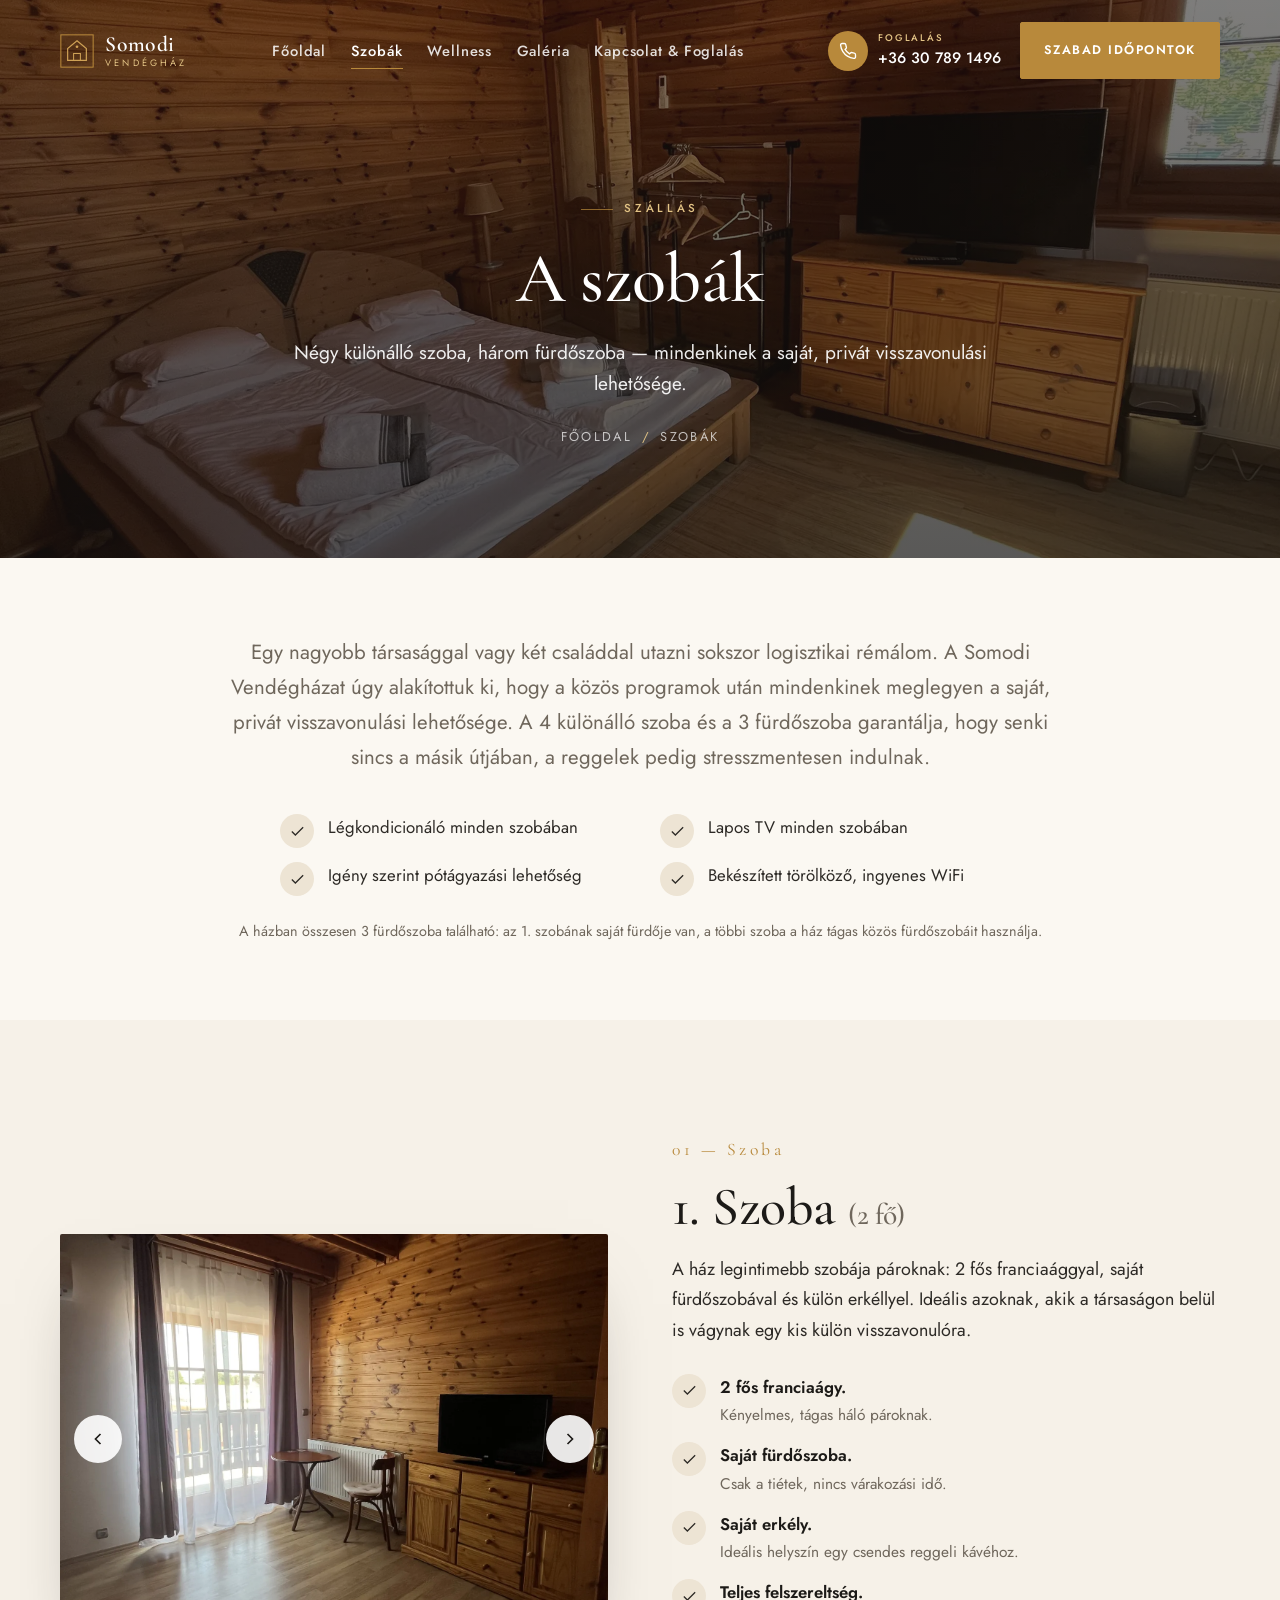
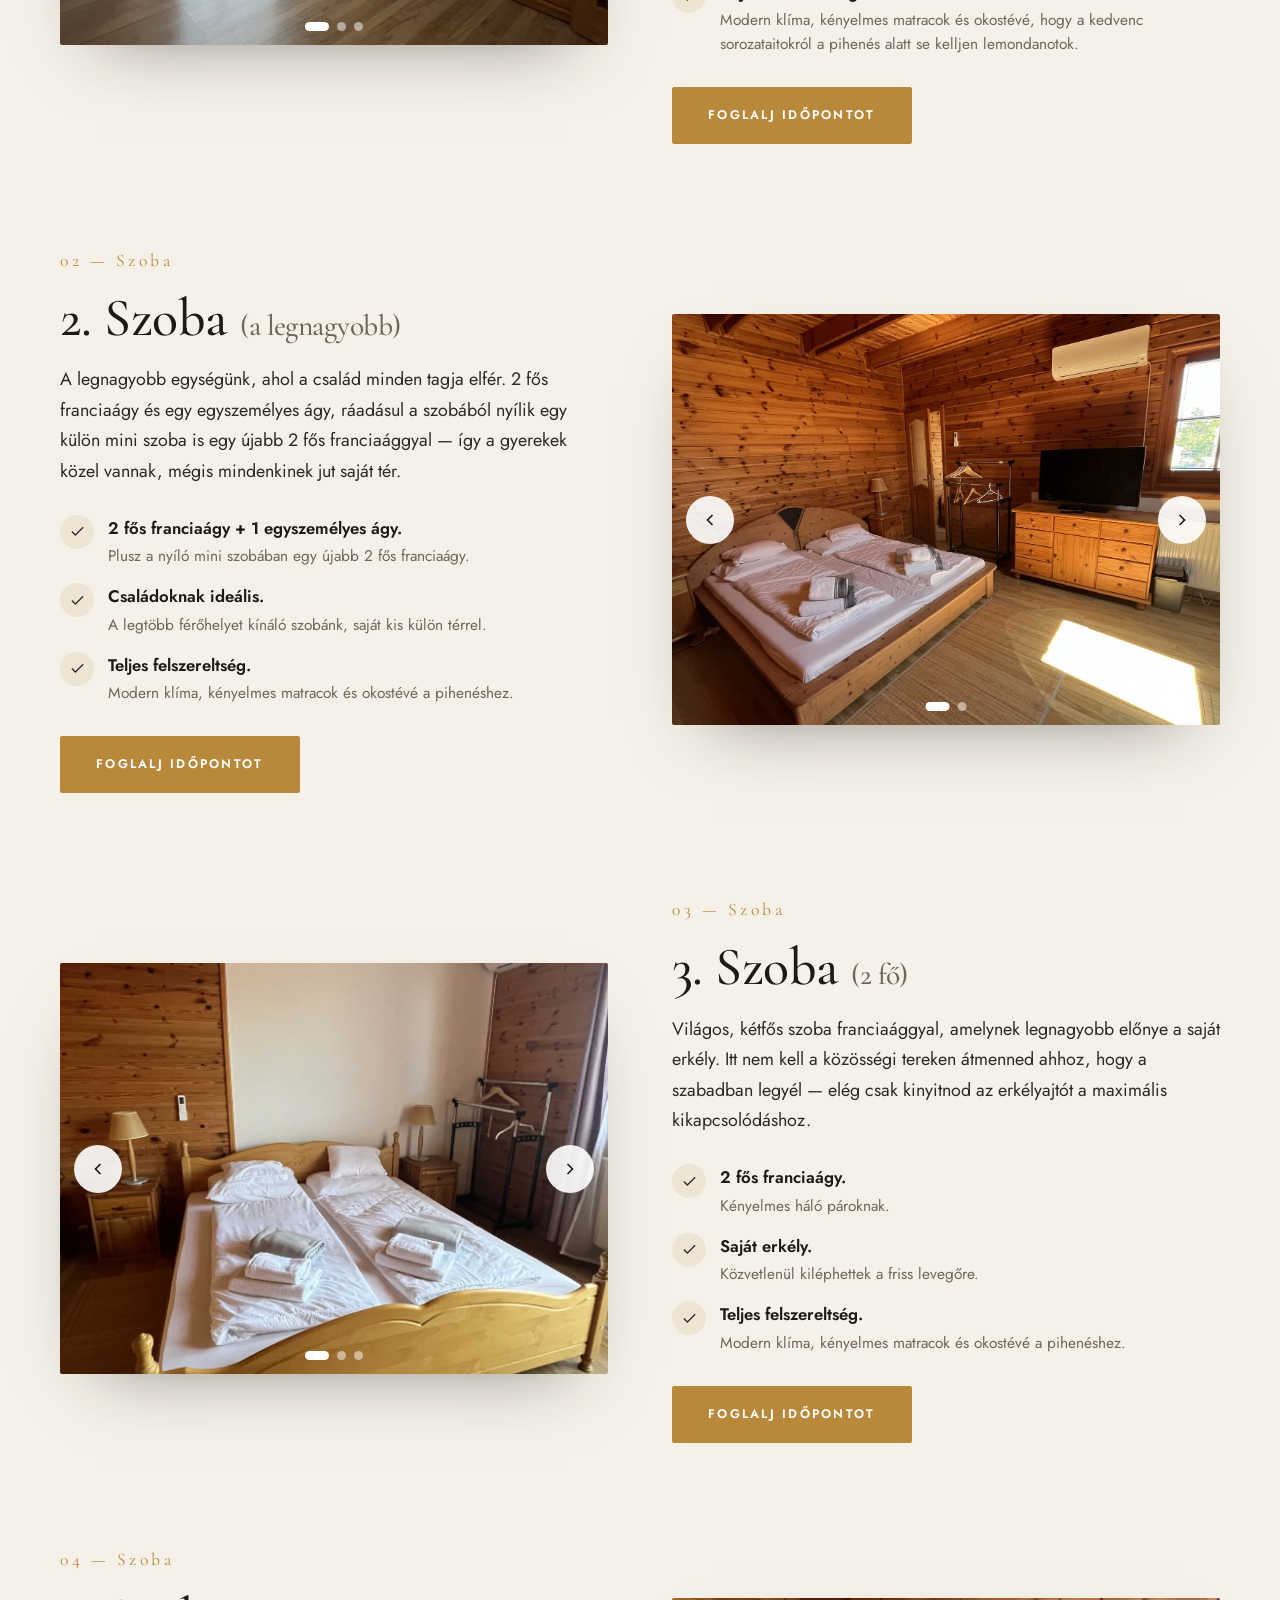
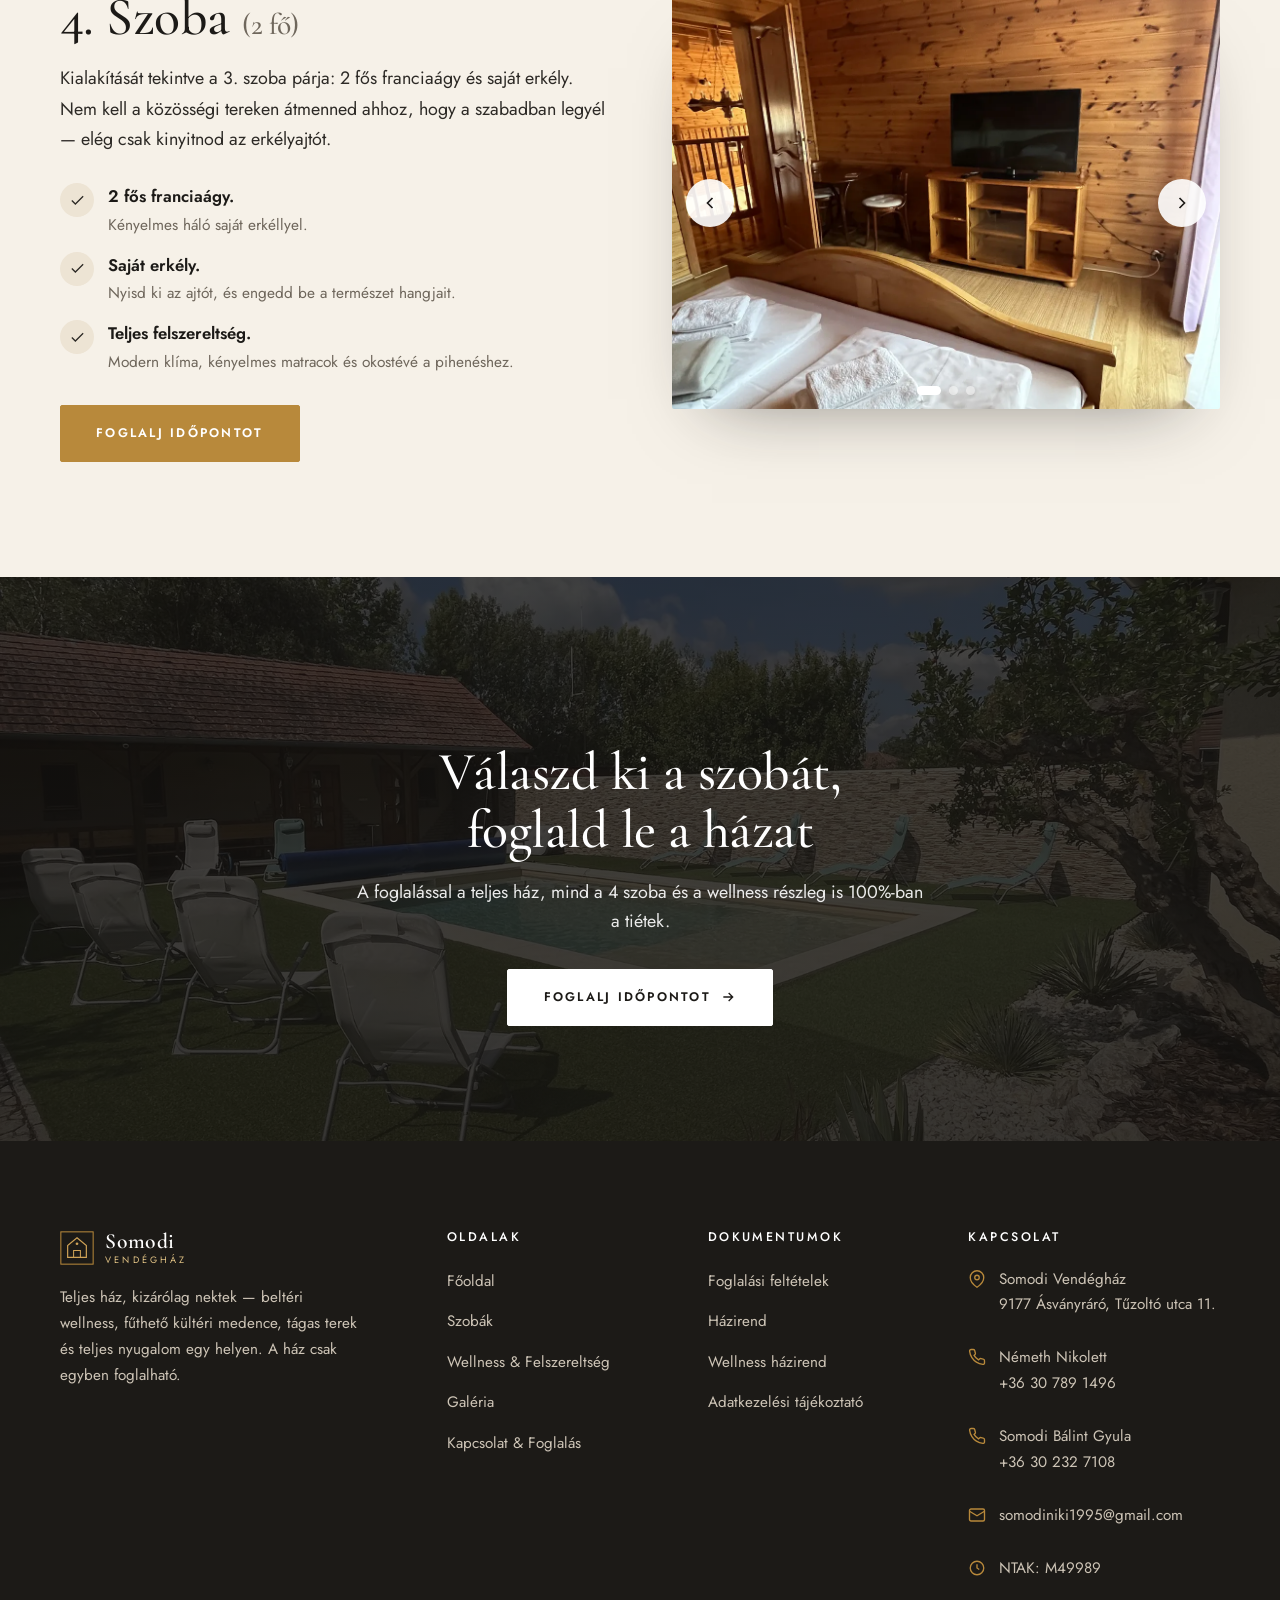
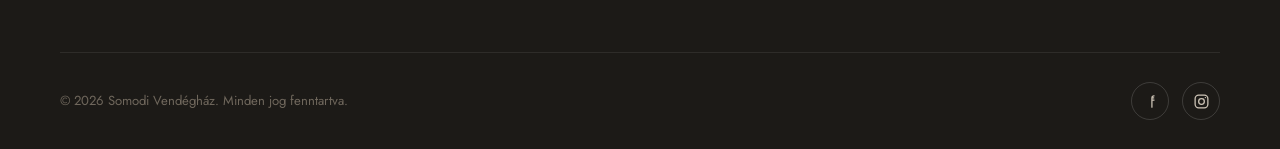
<file: szobak.html>
<!DOCTYPE html>
<html lang="hu">
<head>
  <meta charset="UTF-8" />
  <meta name="viewport" content="width=device-width, initial-scale=1.0" />
  <title>Szobák — Somodi Vendégház</title>
  <meta name="description" content="A Somodi Vendégház 4 különálló szobája: 1. Szoba, 2. Szoba, 3. Szoba és 4. Szoba. 3 fürdőszoba, saját erkélyek, teljes felszereltség." />
  <meta name="theme-color" content="#1c1a17" />

  <meta property="og:type" content="website" />
  <meta property="og:title" content="Szobák — Somodi Vendégház" />
  <meta property="og:description" content="4 különálló szoba, 3 fürdőszoba, saját erkélyek — mindenkinek megvan a maga tere." />
  <meta property="og:locale" content="hu_HU" />

  <link rel="preconnect" href="https://fonts.googleapis.com" />
  <link rel="preconnect" href="https://fonts.gstatic.com" crossorigin />
  <link href="https://fonts.googleapis.com/css2?family=Cormorant+Garamond:ital,wght@0,400;0,500;0,600;1,400;1,500&family=Jost:wght@300;400;500;600&display=swap" rel="stylesheet" />
  <link rel="stylesheet" href="css/style.css" />
</head>
<body>
  <a class="skip-link" href="#main">Ugrás a tartalomra</a>

  <!-- ============ HEADER ============ -->
  <header class="site-header">
    <div class="container">
      <nav class="nav" aria-label="Fő navigáció">
        <a class="brand" href="index.html" aria-label="Somodi Vendégház — főoldal">
          <svg class="brand__mark" viewBox="0 0 40 40" fill="none" aria-hidden="true">
            <rect x="1" y="1" width="38" height="38" stroke="#b8893b" stroke-width="1.2"/>
            <path d="M20 8 L31 17 V31 H9 V17 Z" stroke="#cfa256" stroke-width="1.4" fill="none"/>
            <path d="M16 31 V23 H24 V31" stroke="#cfa256" stroke-width="1.2"/>
            <circle cx="20" cy="15" r="1.6" fill="#cfa256"/>
          </svg>
          <span class="brand__text">
            <span class="brand__name">Somodi</span>
            <span class="brand__sub">Vendégház</span>
          </span>
        </a>
        <ul class="nav__menu" id="nav-menu">
          <li><a class="nav__link" href="index.html">Főoldal</a></li>
          <li><a class="nav__link is-active" href="szobak.html">Szobák</a></li>
          <li><a class="nav__link" href="wellness.html">Wellness</a></li>
          <li><a class="nav__link" href="galeria.html">Galéria</a></li>
          <li><a class="nav__link" href="kapcsolat.html">Kapcsolat &amp; Foglalás</a></li>
        </ul>
        <div class="nav__right">
          <a class="nav__phone" href="tel:+36307891496">
            <span class="nav__phone-icon">
              <svg viewBox="0 0 24 24" fill="none" stroke="#fff" stroke-width="1.8" aria-hidden="true"><path d="M22 16.92v3a2 2 0 0 1-2.18 2 19.79 19.79 0 0 1-8.63-3.07 19.5 19.5 0 0 1-6-6 19.79 19.79 0 0 1-3.07-8.67A2 2 0 0 1 4.11 2h3a2 2 0 0 1 2 1.72c.13.96.36 1.9.7 2.81a2 2 0 0 1-.45 2.11L8.09 9.91a16 16 0 0 0 6 6l1.27-1.27a2 2 0 0 1 2.11-.45c.91.34 1.85.57 2.81.7A2 2 0 0 1 22 16.92z"/></svg>
            </span>
            <span><small>Foglalás</small>+36 30 789 1496</span>
          </a>
          <a class="btn nav__cta" href="kapcsolat.html">Szabad időpontok</a>
        </div>
        <button class="nav__toggle" aria-label="Menü" aria-expanded="false" aria-controls="nav-menu">
          <span></span><span></span><span></span>
        </button>
      </nav>
    </div>
  </header>

  <main id="main">

    <!-- ============ PAGE HERO ============ -->
    <!-- banner kép: tedd be images/szobak-banner.webp (pl. egy szoba enteriőr) -->
    <section class="page-hero">
      <div class="page-hero__media">
        <img src="images/szobak-banner.webp" alt="A Somodi Vendégház szobái" loading="eager" style="width:100%;height:100%;object-fit:cover">
      </div>
      <div class="page-hero__inner">
        <span class="eyebrow eyebrow--center eyebrow--light">Szállás</span>
        <h1>A szobák</h1>
        <p>Négy különálló szoba, három fürdőszoba — mindenkinek a saját, privát visszavonulási lehetősége.</p>
        <nav class="breadcrumb" aria-label="Hol járok">
          <a href="index.html">Főoldal</a><span>/</span>Szobák
        </nav>
      </div>
    </section>

    <!-- ============ INTRO ============ -->
    <section class="section--tight bg-paper">
      <div class="container container--narrow">
        <p class="lead reveal" style="text-align:center;">
          Egy nagyobb társasággal vagy két családdal utazni sokszor logisztikai rémálom.
          A Somodi Vendégházat úgy alakítottuk ki, hogy a közös programok után mindenkinek
          meglegyen a saját, privát visszavonulási lehetősége. A 4 különálló szoba és a
          3 fürdőszoba garantálja, hogy senki sincs a másik útjában, a reggelek pedig
          stresszmentesen indulnak.
        </p>

        <ul class="feature-list reveal" style="grid-template-columns:repeat(2,1fr);max-width:720px;margin:2.4rem auto 0;gap:0.9rem 2.5rem;">
          <li class="feature"><span class="feature__icon"><svg viewBox="0 0 24 24" fill="none" stroke="currentColor" stroke-width="1.8"><path d="M20 6 9 17l-5-5"/></svg></span><span>Légkondicionáló minden szobában</span></li>
          <li class="feature"><span class="feature__icon"><svg viewBox="0 0 24 24" fill="none" stroke="currentColor" stroke-width="1.8"><path d="M20 6 9 17l-5-5"/></svg></span><span>Lapos TV minden szobában</span></li>
          <li class="feature"><span class="feature__icon"><svg viewBox="0 0 24 24" fill="none" stroke="currentColor" stroke-width="1.8"><path d="M20 6 9 17l-5-5"/></svg></span><span>Igény szerint pótágyazási lehetőség</span></li>
          <li class="feature"><span class="feature__icon"><svg viewBox="0 0 24 24" fill="none" stroke="currentColor" stroke-width="1.8"><path d="M20 6 9 17l-5-5"/></svg></span><span>Bekészített törölköző, ingyenes WiFi</span></li>
        </ul>
        <p class="reveal" style="text-align:center;margin-top:1.4rem;font-size:0.9rem;color:var(--color-text-muted);">
          A házban összesen 3 fürdőszoba található: az 1. szobának saját fürdője van, a többi
          szoba a ház tágas közös fürdőszobáit használja.
        </p>
      </div>
    </section>

    <!-- ============ SZOBÁK — CIKKCAKK ============ -->
    <section class="section bg-cream">
      <div class="container">

        <!-- ===== 1. SZOBA — kép balra ===== -->
        <article class="room-detail" id="szoba-1">
          <!-- 1-es szoba képei:
               fő: https://drive.google.com/file/d/1T0PCOTzxAakeGelh04Yjf6L9iOUzBFQj/view → images/szoba-1-1.webp
               +  https://drive.google.com/file/d/12CC8gwt34YwMsXQFuTXolPzZhEGEuRLu/view → images/szoba-1-2.webp
               + mappa: https://drive.google.com/drive/folders/1pVPtxOj1XH1iSFTxP1chnIV4sefoP06f → images/szoba-1-3.webp ... -->
          <div class="room-detail__media-col reveal">
            <div class="carousel" data-carousel>
              <div class="carousel__track">
                <div class="carousel__slide"><img src="images/szoba-1-1.webp" alt="1. Szoba — 1. kép" loading="lazy" style="aspect-ratio:4/3;width:100%;height:100%;object-fit:cover"></div>
                <div class="carousel__slide"><img src="images/szoba-1-2.webp" alt="1. Szoba — 2. kép" loading="lazy" style="aspect-ratio:4/3;width:100%;height:100%;object-fit:cover"></div>
                <div class="carousel__slide"><img src="images/szoba-1-3.webp" alt="1. Szoba — 3. kép" loading="lazy" style="aspect-ratio:4/3;width:100%;height:100%;object-fit:cover"></div>
              </div>
              <button class="carousel__btn carousel__btn--prev" aria-label="Előző kép"><svg viewBox="0 0 24 24" fill="none" stroke="currentColor" stroke-width="2"><path d="M15 18l-6-6 6-6"/></svg></button>
              <button class="carousel__btn carousel__btn--next" aria-label="Következő kép"><svg viewBox="0 0 24 24" fill="none" stroke="currentColor" stroke-width="2"><path d="M9 6l6 6-6 6"/></svg></button>
              <div class="carousel__dots"></div>
            </div>
          </div>
          <div class="reveal" data-delay="1">
            <span class="room-detail__num">01 — Szoba</span>
            <h2 class="room-detail__title">1. Szoba <span style="font-size:0.55em;color:var(--color-text-muted);">(2 fő)</span></h2>
            <p class="room-detail__text">
              A ház legintimebb szobája pároknak: 2 fős franciaággyal, saját fürdőszobával
              és külön erkéllyel. Ideális azoknak, akik a társaságon belül is vágynak
              egy kis külön visszavonulóra.
            </p>
            <ul class="feature-list">
              <li class="feature">
                <span class="feature__icon"><svg viewBox="0 0 24 24" fill="none" stroke="currentColor" stroke-width="1.8"><path d="M20 6 9 17l-5-5"/></svg></span>
                <span><strong>2 fős franciaágy.</strong> <span>Kényelmes, tágas háló pároknak.</span></span>
              </li>
              <li class="feature">
                <span class="feature__icon"><svg viewBox="0 0 24 24" fill="none" stroke="currentColor" stroke-width="1.8"><path d="M20 6 9 17l-5-5"/></svg></span>
                <span><strong>Saját fürdőszoba.</strong> <span>Csak a tiétek, nincs várakozási idő.</span></span>
              </li>
              <li class="feature">
                <span class="feature__icon"><svg viewBox="0 0 24 24" fill="none" stroke="currentColor" stroke-width="1.8"><path d="M20 6 9 17l-5-5"/></svg></span>
                <span><strong>Saját erkély.</strong> <span>Ideális helyszín egy csendes reggeli kávéhoz.</span></span>
              </li>
              <li class="feature">
                <span class="feature__icon"><svg viewBox="0 0 24 24" fill="none" stroke="currentColor" stroke-width="1.8"><path d="M20 6 9 17l-5-5"/></svg></span>
                <span><strong>Teljes felszereltség.</strong> <span>Modern klíma, kényelmes matracok és okostévé, hogy a kedvenc sorozataitokról a pihenés alatt se kelljen lemondanotok.</span></span>
              </li>
            </ul>
            <a class="btn" href="kapcsolat.html">Foglalj időpontot</a>
          </div>
        </article>

        <!-- ===== 2. SZOBA — kép jobbra ===== -->
        <article class="room-detail" id="szoba-2">
          <div class="reveal">
            <span class="room-detail__num">02 — Szoba</span>
            <h2 class="room-detail__title">2. Szoba <span style="font-size:0.55em;color:var(--color-text-muted);">(a legnagyobb)</span></h2>
            <p class="room-detail__text">
              A legnagyobb egységünk, ahol a család minden tagja elfér. 2 fős franciaágy
              és egy egyszemélyes ágy, ráadásul a szobából nyílik egy külön mini szoba
              is egy újabb 2 fős franciaággyal — így a gyerekek közel vannak, mégis
              mindenkinek jut saját tér.
            </p>
            <ul class="feature-list">
              <li class="feature">
                <span class="feature__icon"><svg viewBox="0 0 24 24" fill="none" stroke="currentColor" stroke-width="1.8"><path d="M20 6 9 17l-5-5"/></svg></span>
                <span><strong>2 fős franciaágy + 1 egyszemélyes ágy.</strong> <span>Plusz a nyíló mini szobában egy újabb 2 fős franciaágy.</span></span>
              </li>
              <li class="feature">
                <span class="feature__icon"><svg viewBox="0 0 24 24" fill="none" stroke="currentColor" stroke-width="1.8"><path d="M20 6 9 17l-5-5"/></svg></span>
                <span><strong>Családoknak ideális.</strong> <span>A legtöbb férőhelyet kínáló szobánk, saját kis külön térrel.</span></span>
              </li>
              <li class="feature">
                <span class="feature__icon"><svg viewBox="0 0 24 24" fill="none" stroke="currentColor" stroke-width="1.8"><path d="M20 6 9 17l-5-5"/></svg></span>
                <span><strong>Teljes felszereltség.</strong> <span>Modern klíma, kényelmes matracok és okostévé a pihenéshez.</span></span>
              </li>
            </ul>
            <a class="btn" href="kapcsolat.html">Foglalj időpontot</a>
          </div>
          <!-- 2-es szoba képei:
               fő: https://drive.google.com/file/d/10QSqx5C9hN5KN2rHlxYxcGpLgBEbG7HF/view → images/szoba-2-1.webp
               +  https://drive.google.com/file/d/1Mq5MpwJXc_gtd-GR7HJLnpLd6Gd6yd5r/view → images/szoba-2-2.webp -->
          <div class="room-detail__media-col reveal" data-delay="1">
            <div class="carousel" data-carousel>
              <div class="carousel__track">
                <div class="carousel__slide"><img src="images/szoba-2-1.webp" alt="2. Szoba — 1. kép" loading="lazy" style="aspect-ratio:4/3;width:100%;height:100%;object-fit:cover"></div>
                <div class="carousel__slide"><img src="images/szoba-2-2.webp" alt="2. Szoba — 2. kép" loading="lazy" style="aspect-ratio:4/3;width:100%;height:100%;object-fit:cover"></div>
              </div>
              <button class="carousel__btn carousel__btn--prev" aria-label="Előző kép"><svg viewBox="0 0 24 24" fill="none" stroke="currentColor" stroke-width="2"><path d="M15 18l-6-6 6-6"/></svg></button>
              <button class="carousel__btn carousel__btn--next" aria-label="Következő kép"><svg viewBox="0 0 24 24" fill="none" stroke="currentColor" stroke-width="2"><path d="M9 6l6 6-6 6"/></svg></button>
              <div class="carousel__dots"></div>
            </div>
          </div>
        </article>

        <!-- ===== 3. SZOBA — kép balra ===== -->
        <article class="room-detail" id="szoba-3">
          <!-- 3-as szoba képei:
               fő: https://drive.google.com/file/d/1Dv73FxLAb8b1J8GeYzVyDXt_8WQYzfHj/view → images/szoba-3-1.webp
               +  https://drive.google.com/file/d/1zvdSU-esnlHffNRXNYcy19cPavoX6hYA/view → images/szoba-3-2.webp
               +  https://drive.google.com/file/d/1h0M6-Q_euHIhsIBAIiBNywAxnCqn0HcE/view → images/szoba-3-3.webp -->
          <div class="room-detail__media-col reveal">
            <div class="carousel" data-carousel>
              <div class="carousel__track">
                <div class="carousel__slide"><img src="images/szoba-3-1.webp" alt="3. Szoba — 1. kép" loading="lazy" style="aspect-ratio:4/3;width:100%;height:100%;object-fit:cover"></div>
                <div class="carousel__slide"><img src="images/szoba-3-2.webp" alt="3. Szoba — 2. kép" loading="lazy" style="aspect-ratio:4/3;width:100%;height:100%;object-fit:cover"></div>
                <div class="carousel__slide"><img src="images/szoba-3-3.webp" alt="3. Szoba — 3. kép" loading="lazy" style="aspect-ratio:4/3;width:100%;height:100%;object-fit:cover"></div>
              </div>
              <button class="carousel__btn carousel__btn--prev" aria-label="Előző kép"><svg viewBox="0 0 24 24" fill="none" stroke="currentColor" stroke-width="2"><path d="M15 18l-6-6 6-6"/></svg></button>
              <button class="carousel__btn carousel__btn--next" aria-label="Következő kép"><svg viewBox="0 0 24 24" fill="none" stroke="currentColor" stroke-width="2"><path d="M9 6l6 6-6 6"/></svg></button>
              <div class="carousel__dots"></div>
            </div>
          </div>
          <div class="reveal" data-delay="1">
            <span class="room-detail__num">03 — Szoba</span>
            <h2 class="room-detail__title">3. Szoba <span style="font-size:0.55em;color:var(--color-text-muted);">(2 fő)</span></h2>
            <p class="room-detail__text">
              Világos, kétfős szoba franciaággyal, amelynek legnagyobb előnye a saját erkély.
              Itt nem kell a közösségi tereken átmenned ahhoz, hogy a szabadban legyél —
              elég csak kinyitnod az erkélyajtót a maximális kikapcsolódáshoz.
            </p>
            <ul class="feature-list">
              <li class="feature">
                <span class="feature__icon"><svg viewBox="0 0 24 24" fill="none" stroke="currentColor" stroke-width="1.8"><path d="M20 6 9 17l-5-5"/></svg></span>
                <span><strong>2 fős franciaágy.</strong> <span>Kényelmes háló pároknak.</span></span>
              </li>
              <li class="feature">
                <span class="feature__icon"><svg viewBox="0 0 24 24" fill="none" stroke="currentColor" stroke-width="1.8"><path d="M20 6 9 17l-5-5"/></svg></span>
                <span><strong>Saját erkély.</strong> <span>Közvetlenül kiléphettek a friss levegőre.</span></span>
              </li>
              <li class="feature">
                <span class="feature__icon"><svg viewBox="0 0 24 24" fill="none" stroke="currentColor" stroke-width="1.8"><path d="M20 6 9 17l-5-5"/></svg></span>
                <span><strong>Teljes felszereltség.</strong> <span>Modern klíma, kényelmes matracok és okostévé a pihenéshez.</span></span>
              </li>
            </ul>
            <a class="btn" href="kapcsolat.html">Foglalj időpontot</a>
          </div>
        </article>

        <!-- ===== 4. SZOBA — kép jobbra ===== -->
        <article class="room-detail" id="szoba-4">
          <div class="reveal">
            <span class="room-detail__num">04 — Szoba</span>
            <h2 class="room-detail__title">4. Szoba <span style="font-size:0.55em;color:var(--color-text-muted);">(2 fő)</span></h2>
            <p class="room-detail__text">
              Kialakítását tekintve a 3. szoba párja: 2 fős franciaágy és saját erkély.
              Nem kell a közösségi tereken átmenned ahhoz, hogy a szabadban legyél —
              elég csak kinyitnod az erkélyajtót.
            </p>
            <ul class="feature-list">
              <li class="feature">
                <span class="feature__icon"><svg viewBox="0 0 24 24" fill="none" stroke="currentColor" stroke-width="1.8"><path d="M20 6 9 17l-5-5"/></svg></span>
                <span><strong>2 fős franciaágy.</strong> <span>Kényelmes háló saját erkéllyel.</span></span>
              </li>
              <li class="feature">
                <span class="feature__icon"><svg viewBox="0 0 24 24" fill="none" stroke="currentColor" stroke-width="1.8"><path d="M20 6 9 17l-5-5"/></svg></span>
                <span><strong>Saját erkély.</strong> <span>Nyisd ki az ajtót, és engedd be a természet hangjait.</span></span>
              </li>
              <li class="feature">
                <span class="feature__icon"><svg viewBox="0 0 24 24" fill="none" stroke="currentColor" stroke-width="1.8"><path d="M20 6 9 17l-5-5"/></svg></span>
                <span><strong>Teljes felszereltség.</strong> <span>Modern klíma, kényelmes matracok és okostévé a pihenéshez.</span></span>
              </li>
            </ul>
            <a class="btn" href="kapcsolat.html">Foglalj időpontot</a>
          </div>
          <!-- 4-es szoba képei:
               fő: https://drive.google.com/file/d/1vWJwWDXHBC4uhkdUwRSpOMH1Eu0-3gw_/view → images/szoba-4-1.webp
               +  https://drive.google.com/file/d/17kYPMCfwn1P2edzFci3a1_d5mQ4wpUcl/view → images/szoba-4-2.webp
               +  https://drive.google.com/file/d/1Zj0uNdGZeeuWdmy4hSaDtS43YXHFZbYm/view → images/szoba-4-3.webp -->
          <div class="room-detail__media-col reveal" data-delay="1">
            <div class="carousel" data-carousel>
              <div class="carousel__track">
                <div class="carousel__slide"><img src="images/szoba-4-1.webp" alt="4. Szoba — 1. kép" loading="lazy" style="aspect-ratio:4/3;width:100%;height:100%;object-fit:cover"></div>
                <div class="carousel__slide"><img src="images/szoba-4-2.webp" alt="4. Szoba — 2. kép" loading="lazy" style="aspect-ratio:4/3;width:100%;height:100%;object-fit:cover"></div>
                <div class="carousel__slide"><img src="images/szoba-4-3.webp" alt="4. Szoba — 3. kép" loading="lazy" style="aspect-ratio:4/3;width:100%;height:100%;object-fit:cover"></div>
              </div>
              <button class="carousel__btn carousel__btn--prev" aria-label="Előző kép"><svg viewBox="0 0 24 24" fill="none" stroke="currentColor" stroke-width="2"><path d="M15 18l-6-6 6-6"/></svg></button>
              <button class="carousel__btn carousel__btn--next" aria-label="Következő kép"><svg viewBox="0 0 24 24" fill="none" stroke="currentColor" stroke-width="2"><path d="M9 6l6 6-6 6"/></svg></button>
              <div class="carousel__dots"></div>
            </div>
          </div>
        </article>

      </div>
    </section>

    <!-- ============ ZÁRÓ CTA ============ -->
    <section class="section cta-band">
      <div class="cta-band__media">
        <img src="images/cta-bg.webp" alt="Somodi Vendégház esti hangulatban" loading="lazy" style="width:100%;height:100%;object-fit:cover">
      </div>
      <div class="container">
        <span class="eyebrow eyebrow--center eyebrow--light reveal">Foglalás</span>
        <h2 class="reveal" data-delay="1">Válaszd ki a szobát, foglald le a házat</h2>
        <p class="reveal" data-delay="1">A foglalással a teljes ház, mind a 4 szoba és a wellness részleg is 100%-ban a tiétek.</p>
        <a class="btn btn--solid-light reveal" data-delay="2" href="kapcsolat.html">
          Foglalj időpontot
          <svg class="icon" viewBox="0 0 24 24" fill="none" stroke="currentColor" stroke-width="2" aria-hidden="true"><path d="M5 12h14M13 6l6 6-6 6"/></svg>
        </a>
      </div>
    </section>

  </main>

  <!-- ============ FOOTER ============ -->
  <footer class="site-footer">
    <div class="container">
      <div class="footer-top">
        <div class="footer-brand">
          <a class="brand" href="index.html">
            <svg class="brand__mark" viewBox="0 0 40 40" fill="none" aria-hidden="true">
              <rect x="1" y="1" width="38" height="38" stroke="#b8893b" stroke-width="1.2"/>
              <path d="M20 8 L31 17 V31 H9 V17 Z" stroke="#cfa256" stroke-width="1.4" fill="none"/>
              <path d="M16 31 V23 H24 V31" stroke="#cfa256" stroke-width="1.2"/>
              <circle cx="20" cy="15" r="1.6" fill="#cfa256"/>
            </svg>
            <span class="brand__text">
              <span class="brand__name">Somodi</span>
              <span class="brand__sub">Vendégház</span>
            </span>
          </a>
          <p>Teljes ház, kizárólag nektek — beltéri wellness, fűthető kültéri medence, tágas terek és teljes nyugalom egy helyen. A ház csak egyben foglalható.</p>
        </div>
        <div class="footer-col">
          <h4>Oldalak</h4>
          <ul>
            <li><a href="index.html">Főoldal</a></li>
            <li><a href="szobak.html">Szobák</a></li>
            <li><a href="wellness.html">Wellness &amp; Felszereltség</a></li>
            <li><a href="galeria.html">Galéria</a></li>
            <li><a href="kapcsolat.html">Kapcsolat &amp; Foglalás</a></li>
          </ul>
        </div>
        <div class="footer-col">
          <h4>Dokumentumok</h4>
          <ul>
            <li><a href="foglalasi-feltetelek.html">Foglalási feltételek</a></li>
            <li><a href="hazirend.html">Házirend</a></li>
            <li><a href="wellness-hazirend.html">Wellness házirend</a></li>
            <li><a href="https://somodivendeghaz.hu/adatvedelmi-iranyelvek/" target="_blank" rel="noopener">Adatkezelési tájékoztató</a></li>
          </ul>
        </div>

        <div class="footer-col">
          <h4>Kapcsolat</h4>
          <ul class="footer-contact">
            <li>
              <svg viewBox="0 0 24 24" fill="none" stroke="currentColor" stroke-width="1.8" aria-hidden="true"><path d="M21 10c0 7-9 13-9 13s-9-6-9-13a9 9 0 0 1 18 0z"/><circle cx="12" cy="10" r="3"/></svg>
              <span>Somodi Vendégház<br>9177 Ásványráró, Tűzoltó utca 11.</span>
            </li>
            <li>
              <svg viewBox="0 0 24 24" fill="none" stroke="currentColor" stroke-width="1.8" aria-hidden="true"><path d="M22 16.92v3a2 2 0 0 1-2.18 2 19.79 19.79 0 0 1-8.63-3.07 19.5 19.5 0 0 1-6-6 19.79 19.79 0 0 1-3.07-8.67A2 2 0 0 1 4.11 2h3a2 2 0 0 1 2 1.72c.13.96.36 1.9.7 2.81a2 2 0 0 1-.45 2.11L8.09 9.91a16 16 0 0 0 6 6l1.27-1.27a2 2 0 0 1 2.11-.45c.91.34 1.85.57 2.81.7A2 2 0 0 1 22 16.92z"/></svg>
              <span>Németh Nikolett<br><a href="tel:+36307891496">+36 30 789 1496</a></span>
            </li>
            <li>
              <svg viewBox="0 0 24 24" fill="none" stroke="currentColor" stroke-width="1.8" aria-hidden="true"><path d="M22 16.92v3a2 2 0 0 1-2.18 2 19.79 19.79 0 0 1-8.63-3.07 19.5 19.5 0 0 1-6-6 19.79 19.79 0 0 1-3.07-8.67A2 2 0 0 1 4.11 2h3a2 2 0 0 1 2 1.72c.13.96.36 1.9.7 2.81a2 2 0 0 1-.45 2.11L8.09 9.91a16 16 0 0 0 6 6l1.27-1.27a2 2 0 0 1 2.11-.45c.91.34 1.85.57 2.81.7A2 2 0 0 1 22 16.92z"/></svg>
              <span>Somodi Bálint Gyula<br><a href="tel:+36302327108">+36 30 232 7108</a></span>
            </li>
            <li>
              <svg viewBox="0 0 24 24" fill="none" stroke="currentColor" stroke-width="1.8" aria-hidden="true"><rect x="2" y="4" width="20" height="16" rx="2"/><path d="m22 7-10 6L2 7"/></svg>
              <a href="mailto:somodiniki1995@gmail.com">somodiniki1995@gmail.com</a>
            </li>
            <li>
              <svg viewBox="0 0 24 24" fill="none" stroke="currentColor" stroke-width="1.8" aria-hidden="true"><circle cx="12" cy="12" r="9"/><path d="M12 7v5l3 2"/></svg>
              <span>NTAK: M49989</span>
            </li>
          </ul>
        </div>
      </div>

      <div class="footer-bottom">
        <span>© <span data-year>2026</span> Somodi Vendégház. Minden jog fenntartva.</span>
        <div class="footer-social">
          <a href="https://www.facebook.com/p/Somodi-Vend%C3%A9gh%C3%A1z-61576990133609/" target="_blank" rel="noopener" aria-label="Facebook — Somodi Vendégház"><svg viewBox="0 0 24 24" fill="none" stroke="currentColor" stroke-width="1.8" stroke-linecap="round" stroke-linejoin="round"><path d="M14 7h2.5M14 7c0-2 1-3 3-3M14 7v3m0 0h3m-3 0v10"/></svg></a>
          <a href="https://www.instagram.com/somodi_vendeghaz/" target="_blank" rel="noopener" aria-label="Instagram — @somodi_vendeghaz"><svg viewBox="0 0 24 24" fill="none" stroke="currentColor" stroke-width="1.8"><rect x="3" y="3" width="18" height="18" rx="5"/><circle cx="12" cy="12" r="4"/><circle cx="17.5" cy="6.5" r="1" fill="currentColor" stroke="none"/></svg></a>
        </div>
      </div>
    </div>
  </footer>

  <script src="js/main.js"></script>
</body>
</html>
</file>
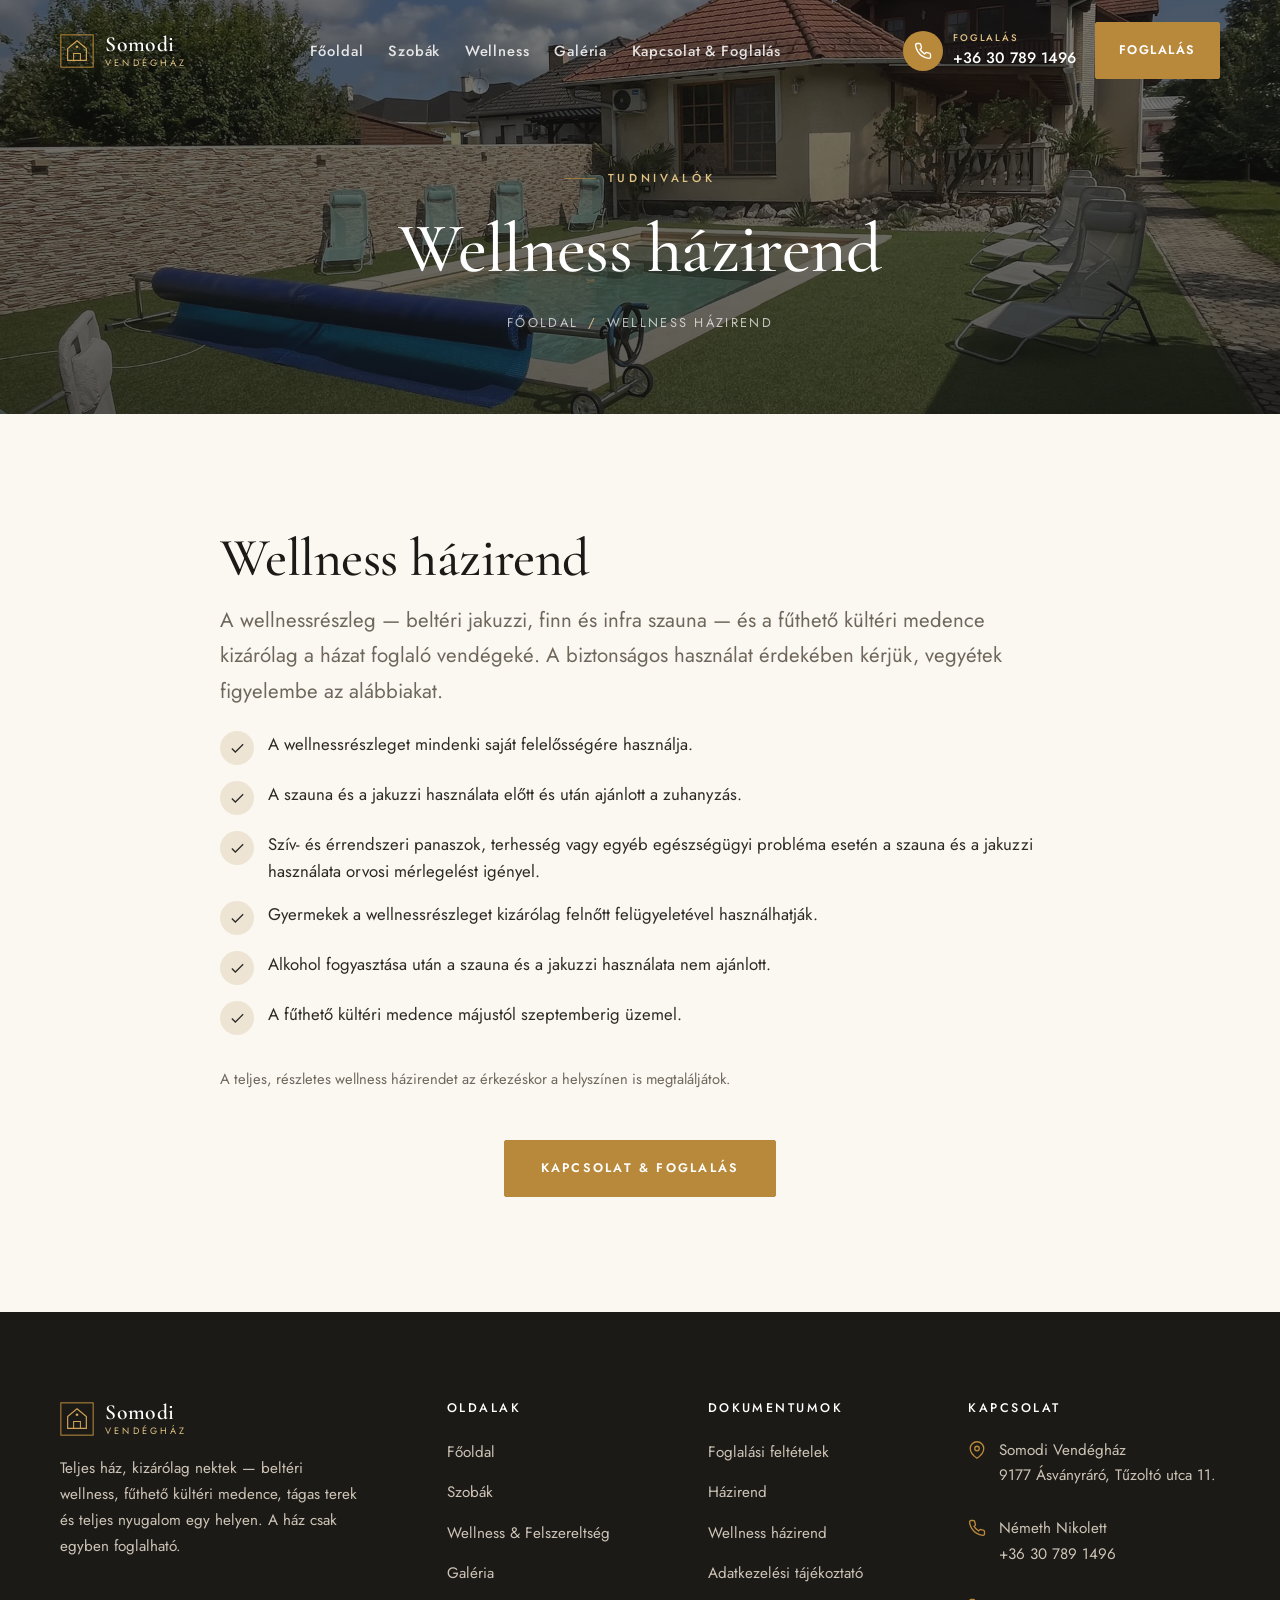
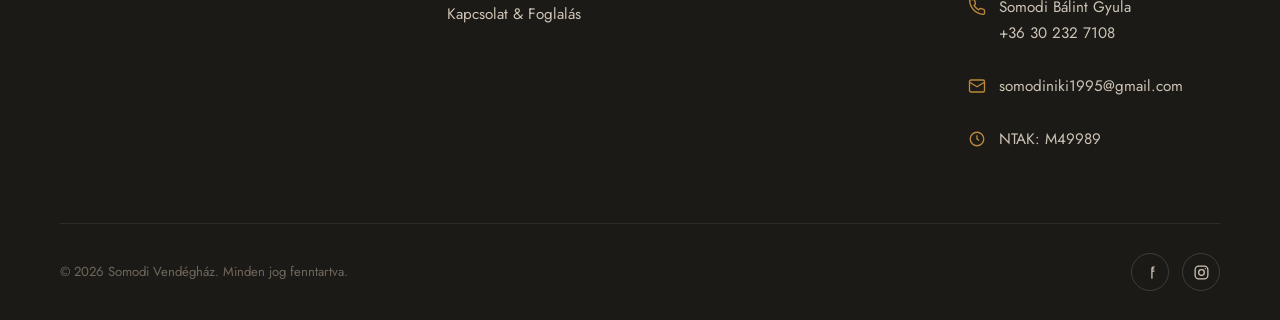
<file: wellness-hazirend.html>
<!DOCTYPE html>
<html lang="hu">
<head>
  <meta charset="UTF-8" />
  <meta name="viewport" content="width=device-width, initial-scale=1.0" />
  <title>Wellness házirend — Somodi Vendégház</title>
  <meta name="description" content="A Somodi Vendégház wellness házirendje — jakuzzi, finn és infra szauna, fűthető kültéri medence biztonságos használata." />
  <meta name="theme-color" content="#1c1a17" />
  <meta property="og:type" content="website" />
  <meta property="og:title" content="Wellness házirend — Somodi Vendégház" />
  <meta property="og:locale" content="hu_HU" />
  <link rel="preconnect" href="https://fonts.googleapis.com" />
  <link rel="preconnect" href="https://fonts.gstatic.com" crossorigin />
  <link href="https://fonts.googleapis.com/css2?family=Cormorant+Garamond:ital,wght@0,400;0,500;0,600;1,400;1,500&family=Jost:wght@300;400;500;600&display=swap" rel="stylesheet" />
  <link rel="stylesheet" href="css/style.css" />
</head>
<body>
  <a class="skip-link" href="#main">Ugrás a tartalomra</a>

  <!-- ============ HEADER ============ -->
  <header class="site-header">
    <div class="container">
      <nav class="nav" aria-label="Fő navigáció">
        <a class="brand" href="index.html" aria-label="Somodi Vendégház — főoldal">
          <svg class="brand__mark" viewBox="0 0 40 40" fill="none" aria-hidden="true">
            <rect x="1" y="1" width="38" height="38" stroke="#b8893b" stroke-width="1.2"/>
            <path d="M20 8 L31 17 V31 H9 V17 Z" stroke="#cfa256" stroke-width="1.4" fill="none"/>
            <path d="M16 31 V23 H24 V31" stroke="#cfa256" stroke-width="1.2"/>
            <circle cx="20" cy="15" r="1.6" fill="#cfa256"/>
          </svg>
          <span class="brand__text">
            <span class="brand__name">Somodi</span>
            <span class="brand__sub">Vendégház</span>
          </span>
        </a>
        <ul class="nav__menu" id="nav-menu">
          <li><a class="nav__link" href="index.html">Főoldal</a></li>
          <li><a class="nav__link" href="szobak.html">Szobák</a></li>
          <li><a class="nav__link" href="wellness.html">Wellness</a></li>
          <li><a class="nav__link" href="galeria.html">Galéria</a></li>
          <li><a class="nav__link" href="kapcsolat.html">Kapcsolat &amp; Foglalás</a></li>
        </ul>
        <div class="nav__right">
          <a class="nav__phone" href="tel:+36307891496">
            <span class="nav__phone-icon">
              <svg viewBox="0 0 24 24" fill="none" stroke="#fff" stroke-width="1.8" aria-hidden="true"><path d="M22 16.92v3a2 2 0 0 1-2.18 2 19.79 19.79 0 0 1-8.63-3.07 19.5 19.5 0 0 1-6-6 19.79 19.79 0 0 1-3.07-8.67A2 2 0 0 1 4.11 2h3a2 2 0 0 1 2 1.72c.13.96.36 1.9.7 2.81a2 2 0 0 1-.45 2.11L8.09 9.91a16 16 0 0 0 6 6l1.27-1.27a2 2 0 0 1 2.11-.45c.91.34 1.85.57 2.81.7A2 2 0 0 1 22 16.92z"/></svg>
            </span>
            <span><small>Foglalás</small>+36 30 789 1496</span>
          </a>
          <a class="btn nav__cta" href="#foglalas">Foglalás</a>
        </div>
        <button class="nav__toggle" aria-label="Menü" aria-expanded="false" aria-controls="nav-menu">
          <span></span><span></span><span></span>
        </button>
      </nav>
    </div>
  </header>
  <main id="main">

    <section class="page-hero" style="min-height:46vh;">
      <div class="page-hero__media">
        <img src="images/wellness-banner.webp" alt="Somodi Vendégház" loading="eager" style="width:100%;height:100%;object-fit:cover">
      </div>
      <div class="page-hero__inner">
        <span class="eyebrow eyebrow--center eyebrow--light">Tudnivalók</span>
        <h1>Wellness házirend</h1>
        <nav class="breadcrumb" aria-label="Hol járok">
          <a href="index.html">Főoldal</a><span>/</span>Wellness házirend
        </nav>
      </div>
    </section>

    <section class="section bg-paper">
      <div class="container container--narrow">
        <h2 style="margin-top:0;">Wellness házirend</h2>
        <p class="lead" style="margin-top:1rem;">A wellnessrészleg — beltéri jakuzzi, finn és infra szauna — és a fűthető kültéri medence kizárólag a házat foglaló vendégeké. A biztonságos használat érdekében kérjük, vegyétek figyelembe az alábbiakat.</p>
        <ul class="feature-list" style="gap:1rem;margin-top:1.4rem;">
          <li class="feature"><span class="feature__icon"><svg viewBox="0 0 24 24" fill="none" stroke="currentColor" stroke-width="1.8"><path d="M20 6 9 17l-5-5"/></svg></span><span>A wellnessrészleget mindenki saját felelősségére használja.</span></li>
          <li class="feature"><span class="feature__icon"><svg viewBox="0 0 24 24" fill="none" stroke="currentColor" stroke-width="1.8"><path d="M20 6 9 17l-5-5"/></svg></span><span>A szauna és a jakuzzi használata előtt és után ajánlott a zuhanyzás.</span></li>
          <li class="feature"><span class="feature__icon"><svg viewBox="0 0 24 24" fill="none" stroke="currentColor" stroke-width="1.8"><path d="M20 6 9 17l-5-5"/></svg></span><span>Szív- és érrendszeri panaszok, terhesség vagy egyéb egészségügyi probléma esetén a szauna és a jakuzzi használata orvosi mérlegelést igényel.</span></li>
          <li class="feature"><span class="feature__icon"><svg viewBox="0 0 24 24" fill="none" stroke="currentColor" stroke-width="1.8"><path d="M20 6 9 17l-5-5"/></svg></span><span>Gyermekek a wellnessrészleget kizárólag felnőtt felügyeletével használhatják.</span></li>
          <li class="feature"><span class="feature__icon"><svg viewBox="0 0 24 24" fill="none" stroke="currentColor" stroke-width="1.8"><path d="M20 6 9 17l-5-5"/></svg></span><span>Alkohol fogyasztása után a szauna és a jakuzzi használata nem ajánlott.</span></li>
          <li class="feature"><span class="feature__icon"><svg viewBox="0 0 24 24" fill="none" stroke="currentColor" stroke-width="1.8"><path d="M20 6 9 17l-5-5"/></svg></span><span>A fűthető kültéri medence májustól szeptemberig üzemel.</span></li>
        </ul>
        <p style="margin-top:1.6rem;color:var(--color-text-muted);font-size:0.92rem;">A teljes, részletes wellness házirendet az érkezéskor a helyszínen is megtaláljátok.</p>
        <div style="text-align:center;margin-top:3rem;">
          <a class="btn" href="kapcsolat.html">Kapcsolat &amp; foglalás</a>
        </div>
      </div>
    </section>

  </main>

  <!-- ============ FOOTER ============ -->
  <footer class="site-footer">
    <div class="container">
      <div class="footer-top">
        <div class="footer-brand">
          <a class="brand" href="index.html">
            <svg class="brand__mark" viewBox="0 0 40 40" fill="none" aria-hidden="true">
              <rect x="1" y="1" width="38" height="38" stroke="#b8893b" stroke-width="1.2"/>
              <path d="M20 8 L31 17 V31 H9 V17 Z" stroke="#cfa256" stroke-width="1.4" fill="none"/>
              <path d="M16 31 V23 H24 V31" stroke="#cfa256" stroke-width="1.2"/>
              <circle cx="20" cy="15" r="1.6" fill="#cfa256"/>
            </svg>
            <span class="brand__text">
              <span class="brand__name">Somodi</span>
              <span class="brand__sub">Vendégház</span>
            </span>
          </a>
          <p>Teljes ház, kizárólag nektek — beltéri wellness, fűthető kültéri medence, tágas terek és teljes nyugalom egy helyen. A ház csak egyben foglalható.</p>
        </div>
        <div class="footer-col">
          <h4>Oldalak</h4>
          <ul>
            <li><a href="index.html">Főoldal</a></li>
            <li><a href="szobak.html">Szobák</a></li>
            <li><a href="wellness.html">Wellness &amp; Felszereltség</a></li>
            <li><a href="galeria.html">Galéria</a></li>
            <li><a href="kapcsolat.html">Kapcsolat &amp; Foglalás</a></li>
          </ul>
        </div>
        <div class="footer-col">
          <h4>Dokumentumok</h4>
          <ul>
            <li><a href="foglalasi-feltetelek.html">Foglalási feltételek</a></li>
            <li><a href="hazirend.html">Házirend</a></li>
            <li><a href="wellness-hazirend.html">Wellness házirend</a></li>
            <li><a href="https://somodivendeghaz.hu/adatvedelmi-iranyelvek/" target="_blank" rel="noopener">Adatkezelési tájékoztató</a></li>
          </ul>
        </div>

        <div class="footer-col">
          <h4>Kapcsolat</h4>
          <ul class="footer-contact">
            <li>
              <svg viewBox="0 0 24 24" fill="none" stroke="currentColor" stroke-width="1.8" aria-hidden="true"><path d="M21 10c0 7-9 13-9 13s-9-6-9-13a9 9 0 0 1 18 0z"/><circle cx="12" cy="10" r="3"/></svg>
              <span>Somodi Vendégház<br>9177 Ásványráró, Tűzoltó utca 11.</span>
            </li>
            <li>
              <svg viewBox="0 0 24 24" fill="none" stroke="currentColor" stroke-width="1.8" aria-hidden="true"><path d="M22 16.92v3a2 2 0 0 1-2.18 2 19.79 19.79 0 0 1-8.63-3.07 19.5 19.5 0 0 1-6-6 19.79 19.79 0 0 1-3.07-8.67A2 2 0 0 1 4.11 2h3a2 2 0 0 1 2 1.72c.13.96.36 1.9.7 2.81a2 2 0 0 1-.45 2.11L8.09 9.91a16 16 0 0 0 6 6l1.27-1.27a2 2 0 0 1 2.11-.45c.91.34 1.85.57 2.81.7A2 2 0 0 1 22 16.92z"/></svg>
              <span>Németh Nikolett<br><a href="tel:+36307891496">+36 30 789 1496</a></span>
            </li>
            <li>
              <svg viewBox="0 0 24 24" fill="none" stroke="currentColor" stroke-width="1.8" aria-hidden="true"><path d="M22 16.92v3a2 2 0 0 1-2.18 2 19.79 19.79 0 0 1-8.63-3.07 19.5 19.5 0 0 1-6-6 19.79 19.79 0 0 1-3.07-8.67A2 2 0 0 1 4.11 2h3a2 2 0 0 1 2 1.72c.13.96.36 1.9.7 2.81a2 2 0 0 1-.45 2.11L8.09 9.91a16 16 0 0 0 6 6l1.27-1.27a2 2 0 0 1 2.11-.45c.91.34 1.85.57 2.81.7A2 2 0 0 1 22 16.92z"/></svg>
              <span>Somodi Bálint Gyula<br><a href="tel:+36302327108">+36 30 232 7108</a></span>
            </li>
            <li>
              <svg viewBox="0 0 24 24" fill="none" stroke="currentColor" stroke-width="1.8" aria-hidden="true"><rect x="2" y="4" width="20" height="16" rx="2"/><path d="m22 7-10 6L2 7"/></svg>
              <a href="mailto:somodiniki1995@gmail.com">somodiniki1995@gmail.com</a>
            </li>
            <li>
              <svg viewBox="0 0 24 24" fill="none" stroke="currentColor" stroke-width="1.8" aria-hidden="true"><circle cx="12" cy="12" r="9"/><path d="M12 7v5l3 2"/></svg>
              <span>NTAK: M49989</span>
            </li>
          </ul>
        </div>
      </div>

      <div class="footer-bottom">
        <span>© <span data-year>2026</span> Somodi Vendégház. Minden jog fenntartva.</span>
        <div class="footer-social">
          <a href="https://www.facebook.com/p/Somodi-Vend%C3%A9gh%C3%A1z-61576990133609/" target="_blank" rel="noopener" aria-label="Facebook — Somodi Vendégház"><svg viewBox="0 0 24 24" fill="none" stroke="currentColor" stroke-width="1.8" stroke-linecap="round" stroke-linejoin="round"><path d="M14 7h2.5M14 7c0-2 1-3 3-3M14 7v3m0 0h3m-3 0v10"/></svg></a>
          <a href="https://www.instagram.com/somodi_vendeghaz/" target="_blank" rel="noopener" aria-label="Instagram — @somodi_vendeghaz"><svg viewBox="0 0 24 24" fill="none" stroke="currentColor" stroke-width="1.8"><rect x="3" y="3" width="18" height="18" rx="5"/><circle cx="12" cy="12" r="4"/><circle cx="17.5" cy="6.5" r="1" fill="currentColor" stroke="none"/></svg></a>
        </div>
      </div>
    </div>
  </footer>
  <script src="js/main.js"></script>
</body>
</html>
</file>
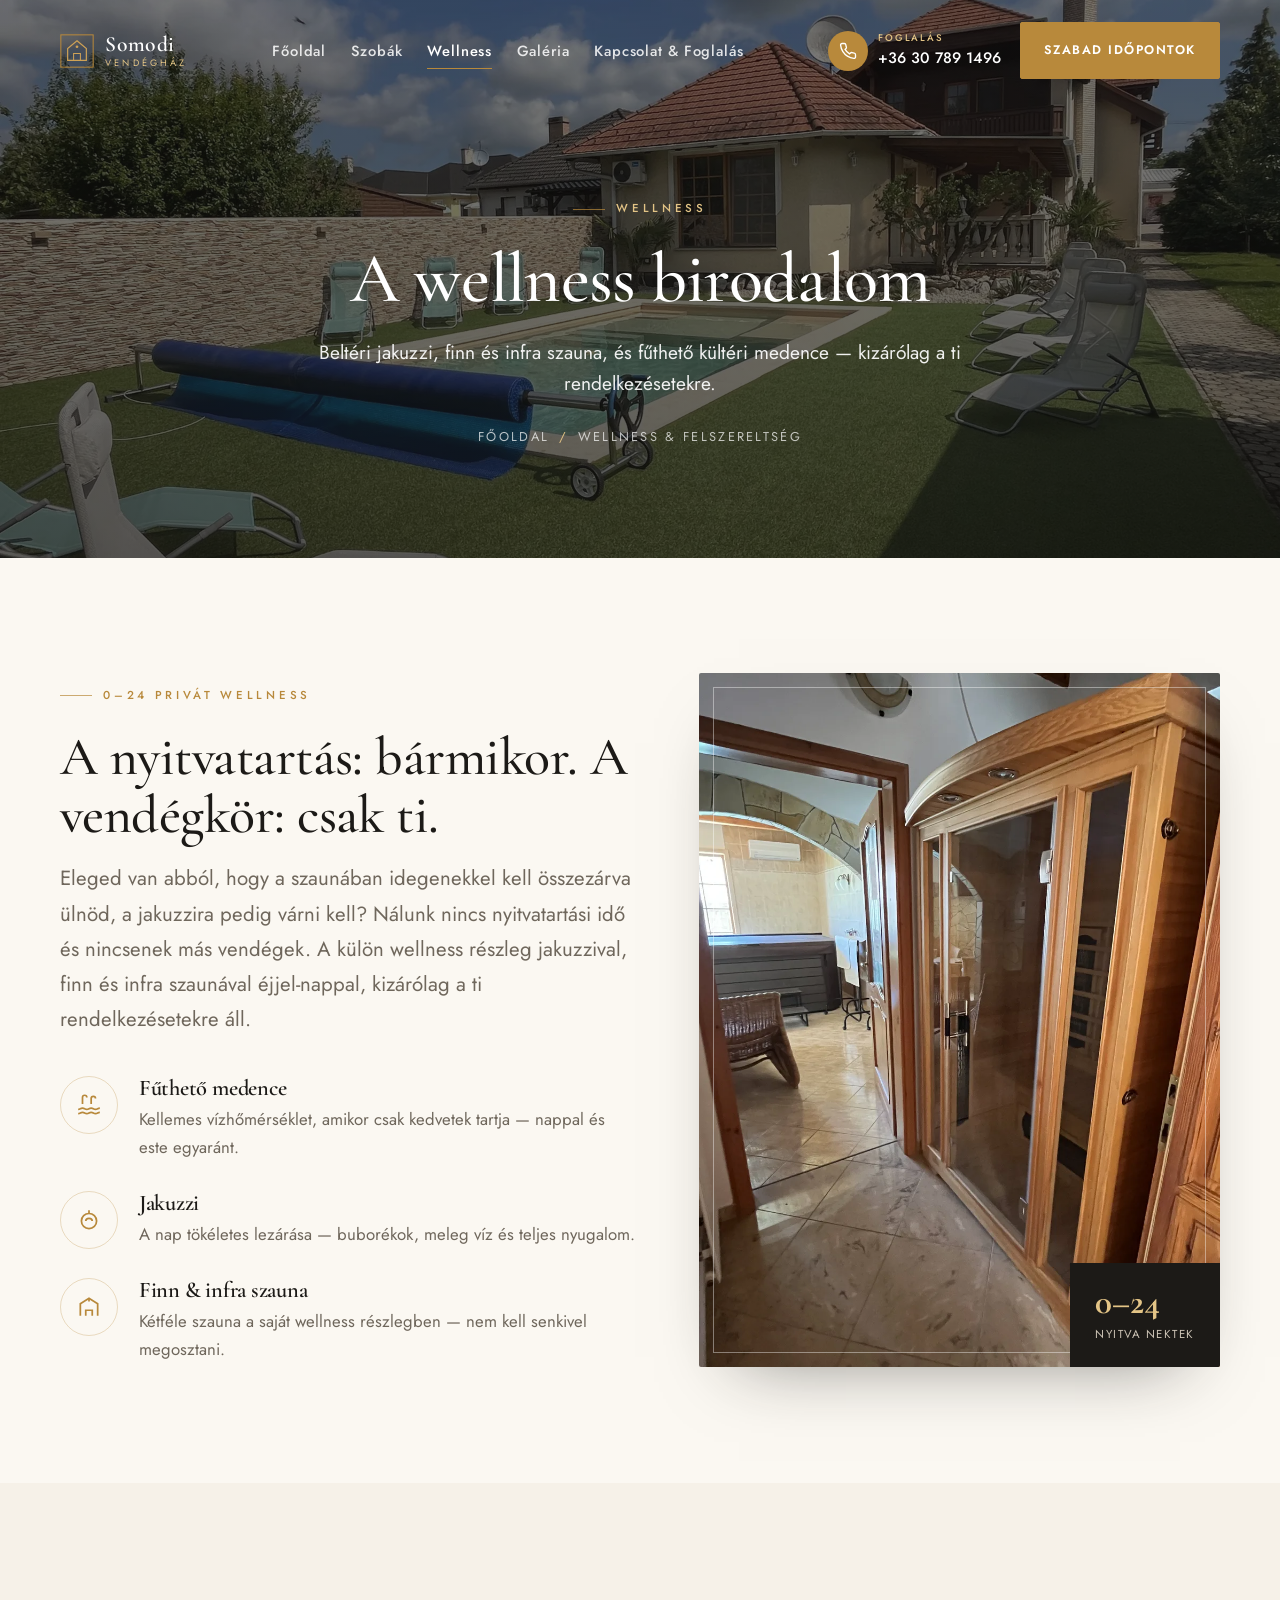
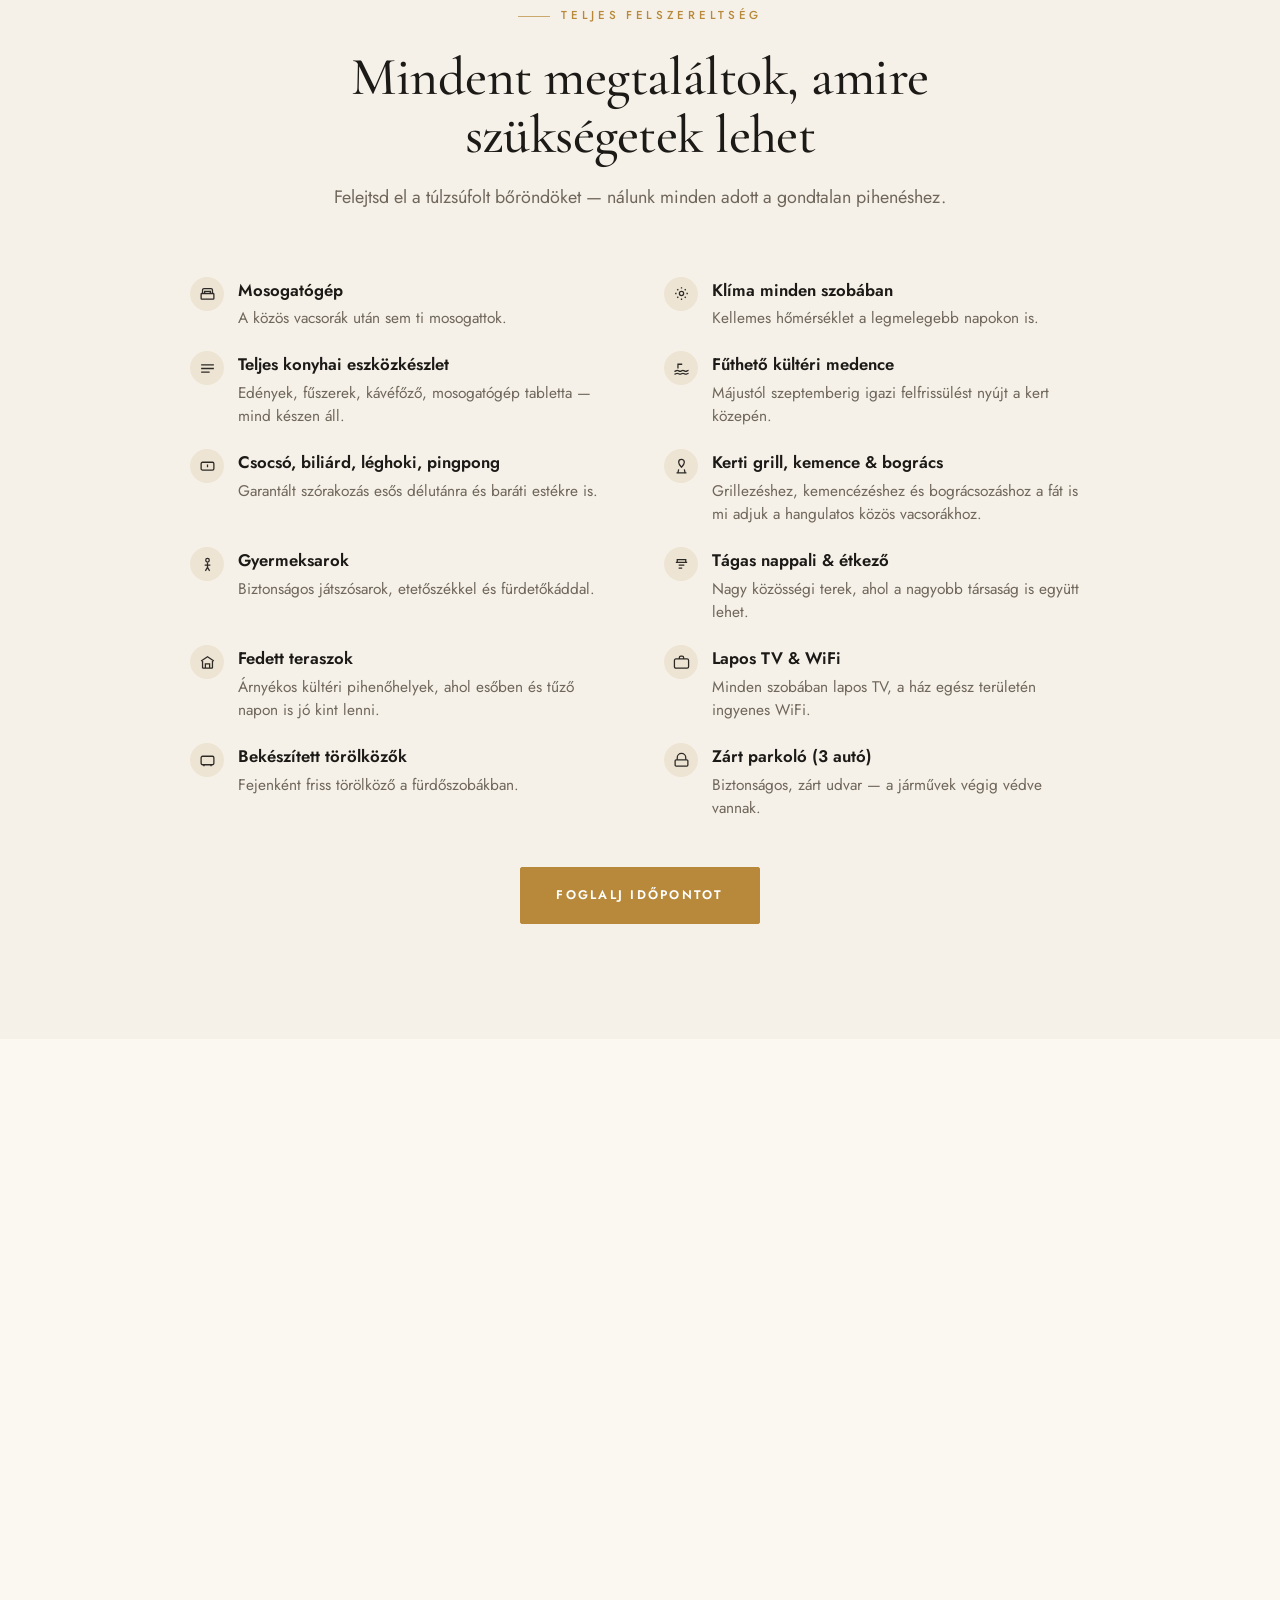
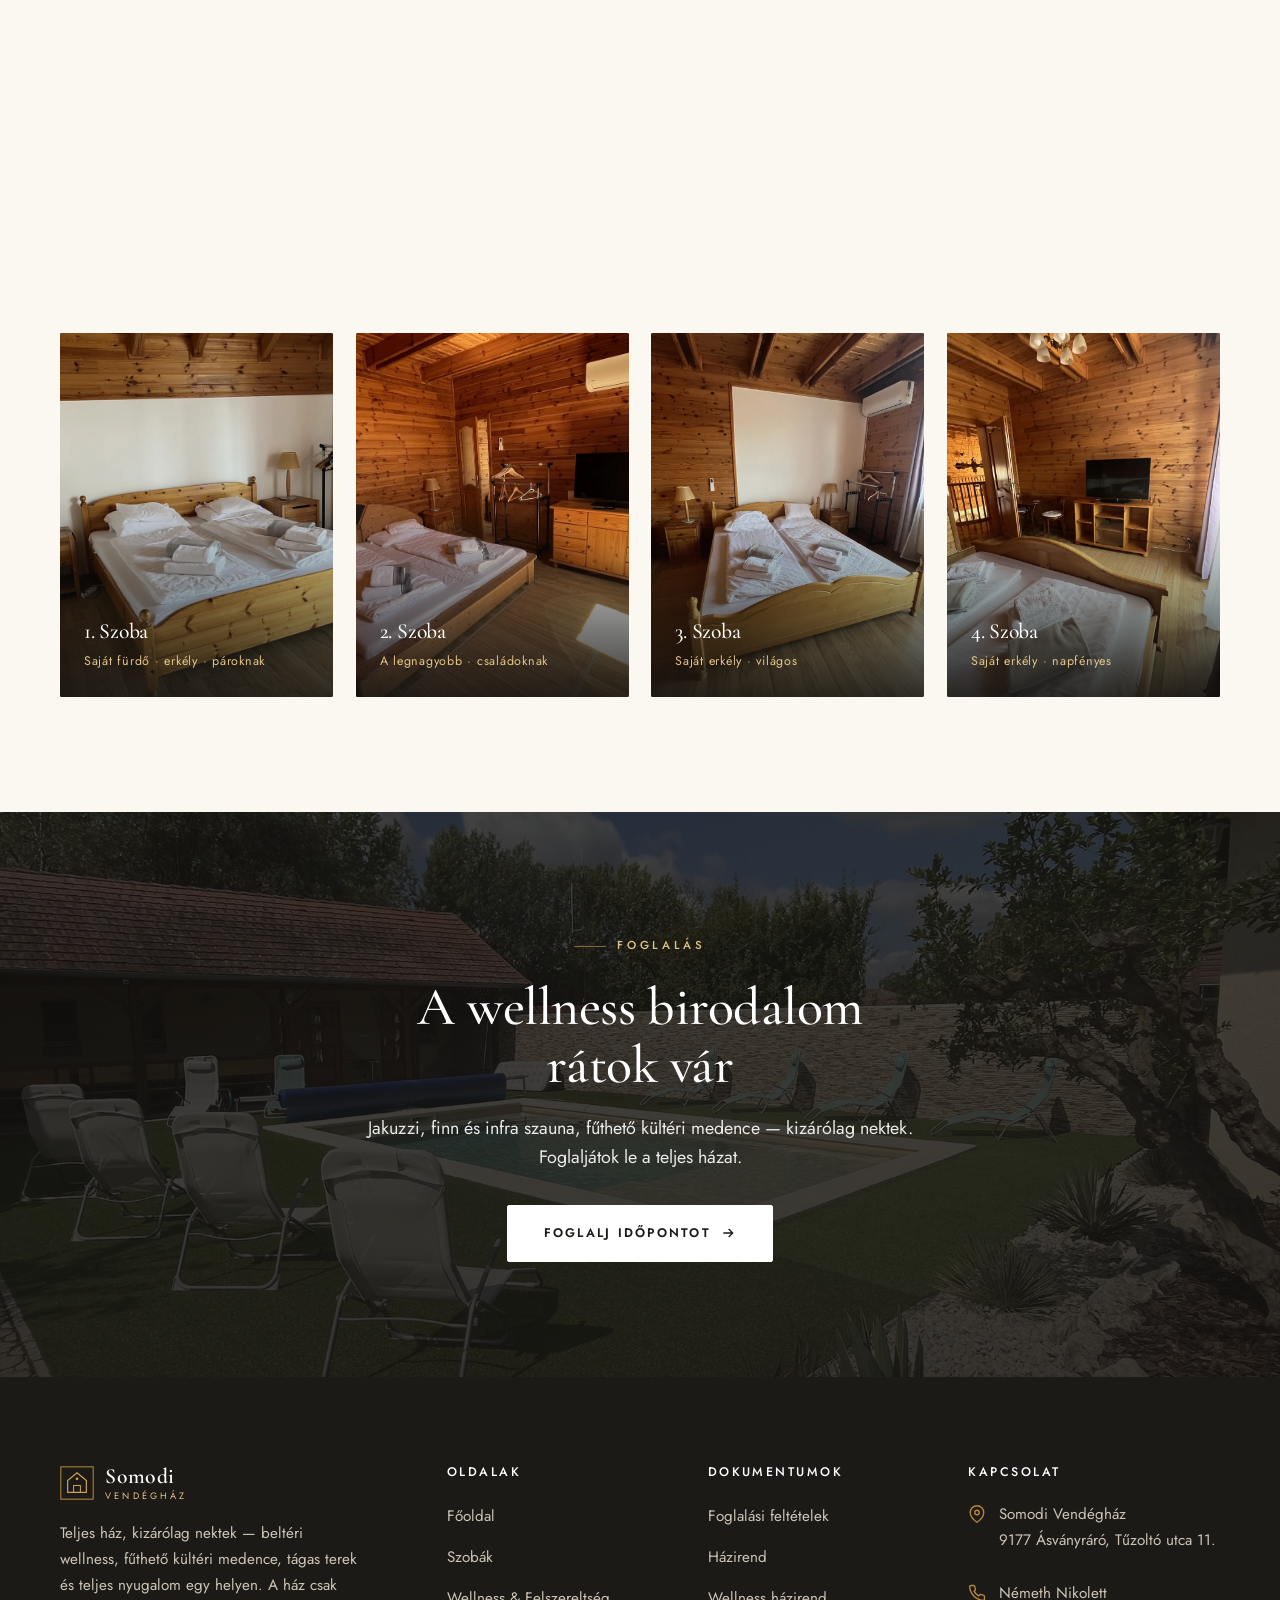
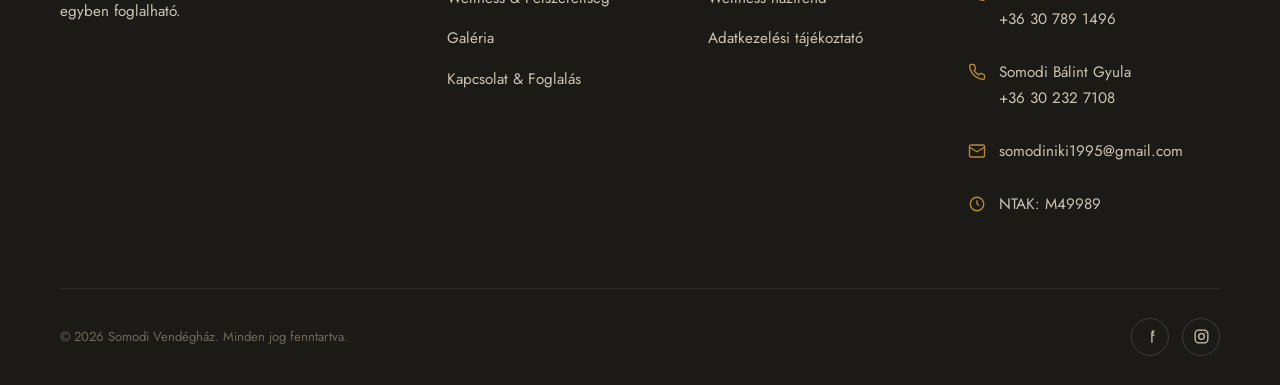
<file: wellness.html>
<!DOCTYPE html>
<html lang="hu">
<head>
  <meta charset="UTF-8" />
  <meta name="viewport" content="width=device-width, initial-scale=1.0" />
  <title>Wellness &amp; Felszereltség — Somodi Vendégház</title>
  <meta name="description" content="Beltéri wellnessrészleg: jakuzzi, finn és infra szauna, plusz fűthető kültéri medence (májustól szeptemberig), kizárólag a tiétek. Teljesen felszerelt konyha, klíma, grill — minden a kikapcsolódáshoz." />
  <meta name="theme-color" content="#1c1a17" />

  <meta property="og:type" content="website" />
  <meta property="og:title" content="Wellness & Felszereltség — Somodi Vendégház" />
  <meta property="og:description" content="Beltéri jakuzzi, finn és infra szauna, fűthető kültéri medence — kizárólag a tiétek." />
  <meta property="og:locale" content="hu_HU" />

  <link rel="preconnect" href="https://fonts.googleapis.com" />
  <link rel="preconnect" href="https://fonts.gstatic.com" crossorigin />
  <link href="https://fonts.googleapis.com/css2?family=Cormorant+Garamond:ital,wght@0,400;0,500;0,600;1,400;1,500&family=Jost:wght@300;400;500;600&display=swap" rel="stylesheet" />
  <link rel="stylesheet" href="css/style.css" />
</head>
<body>
  <a class="skip-link" href="#main">Ugrás a tartalomra</a>

  <!-- ============ HEADER ============ -->
  <header class="site-header">
    <div class="container">
      <nav class="nav" aria-label="Fő navigáció">
        <a class="brand" href="index.html" aria-label="Somodi Vendégház — főoldal">
          <svg class="brand__mark" viewBox="0 0 40 40" fill="none" aria-hidden="true">
            <rect x="1" y="1" width="38" height="38" stroke="#b8893b" stroke-width="1.2"/>
            <path d="M20 8 L31 17 V31 H9 V17 Z" stroke="#cfa256" stroke-width="1.4" fill="none"/>
            <path d="M16 31 V23 H24 V31" stroke="#cfa256" stroke-width="1.2"/>
            <circle cx="20" cy="15" r="1.6" fill="#cfa256"/>
          </svg>
          <span class="brand__text">
            <span class="brand__name">Somodi</span>
            <span class="brand__sub">Vendégház</span>
          </span>
        </a>
        <ul class="nav__menu" id="nav-menu">
          <li><a class="nav__link" href="index.html">Főoldal</a></li>
          <li><a class="nav__link" href="szobak.html">Szobák</a></li>
          <li><a class="nav__link is-active" href="wellness.html">Wellness</a></li>
          <li><a class="nav__link" href="galeria.html">Galéria</a></li>
          <li><a class="nav__link" href="kapcsolat.html">Kapcsolat &amp; Foglalás</a></li>
        </ul>
        <div class="nav__right">
          <a class="nav__phone" href="tel:+36307891496">
            <span class="nav__phone-icon">
              <svg viewBox="0 0 24 24" fill="none" stroke="#fff" stroke-width="1.8" aria-hidden="true"><path d="M22 16.92v3a2 2 0 0 1-2.18 2 19.79 19.79 0 0 1-8.63-3.07 19.5 19.5 0 0 1-6-6 19.79 19.79 0 0 1-3.07-8.67A2 2 0 0 1 4.11 2h3a2 2 0 0 1 2 1.72c.13.96.36 1.9.7 2.81a2 2 0 0 1-.45 2.11L8.09 9.91a16 16 0 0 0 6 6l1.27-1.27a2 2 0 0 1 2.11-.45c.91.34 1.85.57 2.81.7A2 2 0 0 1 22 16.92z"/></svg>
            </span>
            <span><small>Foglalás</small>+36 30 789 1496</span>
          </a>
          <a class="btn nav__cta" href="kapcsolat.html">Szabad időpontok</a>
        </div>
        <button class="nav__toggle" aria-label="Menü" aria-expanded="false" aria-controls="nav-menu">
          <span></span><span></span><span></span>
        </button>
      </nav>
    </div>
  </header>

  <main id="main">

    <!-- ============ PAGE HERO ============ -->
    <!-- banner: images/wellness-banner.webp (pl. medence/jakuzzi este) -->
    <section class="page-hero">
      <div class="page-hero__media">
        <img src="images/wellness-banner.webp" alt="A wellness birodalom — medence és jakuzzi" loading="eager" style="width:100%;height:100%;object-fit:cover">
      </div>
      <div class="page-hero__inner">
        <span class="eyebrow eyebrow--center eyebrow--light">Wellness</span>
        <h1>A wellness birodalom</h1>
        <p>Beltéri jakuzzi, finn és infra szauna, és fűthető kültéri medence — kizárólag a ti rendelkezésetekre.</p>
        <nav class="breadcrumb" aria-label="Hol járok">
          <a href="index.html">Főoldal</a><span>/</span>Wellness &amp; Felszereltség
        </nav>
      </div>
    </section>

    <!-- ============ INTRO + KÉP ============ -->
    <section class="section bg-paper">
      <div class="container">
        <div class="split">
          <div>
            <span class="eyebrow reveal">0–24 privát wellness</span>
            <h2 class="reveal" data-delay="1">A nyitvatartás: bármikor. A vendégkör: csak ti.</h2>
            <p class="lead reveal" data-delay="1" style="margin-top:1.1rem;">
              Eleged van abból, hogy a szaunában idegenekkel kell összezárva ülnöd, a jakuzzira pedig
              várni kell? Nálunk nincs nyitvatartási idő és nincsenek más vendégek. A külön wellness
              részleg jakuzzival, finn és infra szaunával éjjel-nappal, kizárólag a ti rendelkezésetekre áll.
            </p>
            <div class="usp-list">
              <div class="usp reveal">
                <span class="usp__icon">
                  <svg viewBox="0 0 24 24" fill="none" stroke="currentColor" stroke-width="1.6"><path d="M2 16c2 0 2-1.2 4-1.2s2 1.2 4 1.2 2-1.2 4-1.2 2 1.2 4 1.2 2-1.2 4-1.2"/><path d="M2 20c2 0 2-1.2 4-1.2s2 1.2 4 1.2 2-1.2 4-1.2 2 1.2 4 1.2 2-1.2 4-1.2"/><path d="M6 11V5a2 2 0 0 1 4 0M14 11V6a2 2 0 0 1 4 0"/></svg>
                </span>
                <div>
                  <h3 class="usp__title">Fűthető medence</h3>
                  <p class="usp__text">Kellemes vízhőmérséklet, amikor csak kedvetek tartja — nappal és este egyaránt.</p>
                </div>
              </div>
              <div class="usp reveal" data-delay="1">
                <span class="usp__icon">
                  <svg viewBox="0 0 24 24" fill="none" stroke="currentColor" stroke-width="1.6"><circle cx="12" cy="13" r="7"/><path d="M9 13c0-1.5 1.3-2.5 3-2.5s3 1 3 2.5"/><path d="M12 6V3"/></svg>
                </span>
                <div>
                  <h3 class="usp__title">Jakuzzi</h3>
                  <p class="usp__text">A nap tökéletes lezárása — buborékok, meleg víz és teljes nyugalom.</p>
                </div>
              </div>
              <div class="usp reveal" data-delay="2">
                <span class="usp__icon">
                  <svg viewBox="0 0 24 24" fill="none" stroke="currentColor" stroke-width="1.6"><path d="M4 20V9l8-5 8 5v11"/><path d="M9 20v-5h6v5"/><path d="M12 4v3"/></svg>
                </span>
                <div>
                  <h3 class="usp__title">Finn &amp; infra szauna</h3>
                  <p class="usp__text">Kétféle szauna a saját wellness részlegben — nem kell senkivel megosztani.</p>
                </div>
              </div>
            </div>
          </div>
          <div class="reveal" data-delay="1">
            <div class="media-frame media-frame--tall">
              <img src="images/wellness-1.webp" alt="Privát wellness a Somodi Vendégházban" loading="lazy" style="aspect-ratio:3/4;width:100%;height:100%;object-fit:cover">
              <div class="media-badge">
                <strong>0–24</strong>
                <span>Nyitva nektek</span>
              </div>
            </div>
          </div>
        </div>
      </div>
    </section>

    <!-- ============ FELSZERELTSÉG GRID ============ -->
    <section class="section bg-cream">
      <div class="container">
        <div class="section-head section-head--center">
          <span class="eyebrow eyebrow--center reveal">Teljes felszereltség</span>
          <h2 class="reveal" data-delay="1">Mindent megtaláltok, amire szükségetek lehet</h2>
          <p class="reveal" data-delay="1">Felejtsd el a túlzsúfolt bőröndöket — nálunk minden adott a gondtalan pihenéshez.</p>
        </div>

        <ul class="feature-list reveal" style="grid-template-columns:repeat(2,1fr);max-width:900px;margin-inline:auto;gap:1.4rem 3rem;">
          <li class="feature"><span class="feature__icon"><svg viewBox="0 0 24 24" fill="none" stroke="currentColor" stroke-width="1.8"><path d="M5 12V7a2 2 0 0 1 2-2h10a2 2 0 0 1 2 2v5"/><rect x="3" y="12" width="18" height="8" rx="1"/><path d="M8 12V9h8v3"/></svg></span><span><strong>Mosogatógép</strong><span>A közös vacsorák után sem ti mosogattok.</span></span></li>
          <li class="feature"><span class="feature__icon"><svg viewBox="0 0 24 24" fill="none" stroke="currentColor" stroke-width="1.8"><path d="M12 3v2M12 19v2M3 12h2M19 12h2M6 6l1.5 1.5M16.5 16.5 18 18M18 6l-1.5 1.5M7.5 16.5 6 18"/><circle cx="12" cy="12" r="3"/></svg></span><span><strong>Klíma minden szobában</strong><span>Kellemes hőmérséklet a legmelegebb napokon is.</span></span></li>
          <li class="feature"><span class="feature__icon"><svg viewBox="0 0 24 24" fill="none" stroke="currentColor" stroke-width="1.8"><path d="M3 7h18M3 12h18M3 17h12"/></svg></span><span><strong>Teljes konyhai eszközkészlet</strong><span>Edények, fűszerek, kávéfőző, mosogatógép tabletta — mind készen áll.</span></span></li>
          <li class="feature"><span class="feature__icon"><svg viewBox="0 0 24 24" fill="none" stroke="currentColor" stroke-width="1.8"><path d="M2 16c2 0 2-1.2 4-1.2s2 1.2 4 1.2 2-1.2 4-1.2 2 1.2 4 1.2 2-1.2 4-1.2"/><path d="M2 20c2 0 2-1.2 4-1.2s2 1.2 4 1.2 2-1.2 4-1.2 2 1.2 4 1.2 2-1.2 4-1.2"/><path d="M7 12V6h6"/></svg></span><span><strong>Fűthető kültéri medence</strong><span>Májustól szeptemberig igazi felfrissülést nyújt a kert közepén.</span></span></li>
          <li class="feature"><span class="feature__icon"><svg viewBox="0 0 24 24" fill="none" stroke="currentColor" stroke-width="1.8"><rect x="3" y="6" width="18" height="11" rx="2"/><path d="M8 11h.01M16 11h.01M12 9v4"/></svg></span><span><strong>Csocsó, biliárd, léghoki, pingpong</strong><span>Garantált szórakozás esős délutánra és baráti estékre is.</span></span></li>
          <li class="feature"><span class="feature__icon"><svg viewBox="0 0 24 24" fill="none" stroke="currentColor" stroke-width="1.8"><path d="M12 2a4 4 0 0 0-4 4c0 3 4 7 4 7s4-4 4-7a4 4 0 0 0-4-4z"/><path d="M5 21h14M7 21l1-5M17 21l-1-5"/></svg></span><span><strong>Kerti grill, kemence &amp; bogrács</strong><span>Grillezéshez, kemencézéshez és bográcsozáshoz a fát is mi adjuk a hangulatos közös vacsorákhoz.</span></span></li>
          <li class="feature"><span class="feature__icon"><svg viewBox="0 0 24 24" fill="none" stroke="currentColor" stroke-width="1.8"><circle cx="12" cy="6" r="2.5"/><path d="M12 9v7M8 13h8M9 21l3-5 3 5"/></svg></span><span><strong>Gyermeksarok</strong><span>Biztonságos játszósarok, etetőszékkel és fürdetőkáddal.</span></span></li>
          <li class="feature"><span class="feature__icon"><svg viewBox="0 0 24 24" fill="none" stroke="currentColor" stroke-width="1.8"><path d="M4 9h16M6 9V5h12v4M8 13h8M8 17h5"/></svg></span><span><strong>Tágas nappali &amp; étkező</strong><span>Nagy közösségi terek, ahol a nagyobb társaság is együtt lehet.</span></span></li>
          <li class="feature"><span class="feature__icon"><svg viewBox="0 0 24 24" fill="none" stroke="currentColor" stroke-width="1.8"><path d="M3 10 12 4l9 6"/><path d="M5 10v10M19 10v10M5 20h14M9 14h6v6H9z"/></svg></span><span><strong>Fedett teraszok</strong><span>Árnyékos kültéri pihenőhelyek, ahol esőben és tűző napon is jó kint lenni.</span></span></li>
          <li class="feature"><span class="feature__icon"><svg viewBox="0 0 24 24" fill="none" stroke="currentColor" stroke-width="1.8"><rect x="2" y="7" width="20" height="13" rx="2"/><path d="M9 7V5a2 2 0 0 1 2-2h2a2 2 0 0 1 2 2v2"/></svg></span><span><strong>Lapos TV &amp; WiFi</strong><span>Minden szobában lapos TV, a ház egész területén ingyenes WiFi.</span></span></li>
          <li class="feature"><span class="feature__icon"><svg viewBox="0 0 24 24" fill="none" stroke="currentColor" stroke-width="1.8"><rect x="3" y="6" width="18" height="12" rx="2"/><path d="M7 18v2M17 18v2"/></svg></span><span><strong>Bekészített törölközők</strong><span>Fejenként friss törölköző a fürdőszobákban.</span></span></li>
          <li class="feature"><span class="feature__icon"><svg viewBox="0 0 24 24" fill="none" stroke="currentColor" stroke-width="1.8"><rect x="3" y="11" width="18" height="9" rx="1.5"/><path d="M6 11V8a6 6 0 0 1 12 0v3"/></svg></span><span><strong>Zárt parkoló (3 autó)</strong><span>Biztonságos, zárt udvar — a járművek végig védve vannak.</span></span></li>
        </ul>

        <div style="text-align:center;margin-top:3rem;" class="reveal">
          <a class="btn" href="kapcsolat.html">Foglalj időpontot</a>
        </div>
      </div>
    </section>

    <!-- ============ KONYHA RÉSZLETESEN ============ -->
    <section class="section bg-paper">
      <div class="container">
        <div class="split" style="align-items:flex-start;gap:3rem;">
          <div class="reveal">
            <span class="eyebrow">Konyha</span>
            <h2 style="margin-top:0.6rem;">Teljesen felszerelt konyha</h2>
            <p class="lead" style="margin-top:1rem;">
              A tágas konyhában minden megvan a közös főzéshez — a reggeli kávétól
              az esti vacsoráig. Nektek csak az alapanyagokat kell hoznotok.
            </p>
          </div>
          <div class="reveal" data-delay="1">
            <ul class="feature-list" style="gap:0.9rem;">
              <li class="feature"><span class="feature__icon"><svg viewBox="0 0 24 24" fill="none" stroke="currentColor" stroke-width="1.8"><path d="M20 6 9 17l-5-5"/></svg></span><span>Tchibo kapszulás kávéfőző, kapszula- és cukorbekészítéssel</span></li>
              <li class="feature"><span class="feature__icon"><svg viewBox="0 0 24 24" fill="none" stroke="currentColor" stroke-width="1.8"><path d="M20 6 9 17l-5-5"/></svg></span><span>Mosogatógép és mosogatógép-tabletta</span></li>
              <li class="feature"><span class="feature__icon"><svg viewBox="0 0 24 24" fill="none" stroke="currentColor" stroke-width="1.8"><path d="M20 6 9 17l-5-5"/></svg></span><span>Mikrohullámú sütő, főzőlap</span></li>
              <li class="feature"><span class="feature__icon"><svg viewBox="0 0 24 24" fill="none" stroke="currentColor" stroke-width="1.8"><path d="M20 6 9 17l-5-5"/></svg></span><span>Hűtőszekrény fagyasztóval, jégkockakészítő</span></li>
              <li class="feature"><span class="feature__icon"><svg viewBox="0 0 24 24" fill="none" stroke="currentColor" stroke-width="1.8"><path d="M20 6 9 17l-5-5"/></svg></span><span>Vízforraló, kenyérpirító</span></li>
              <li class="feature"><span class="feature__icon"><svg viewBox="0 0 24 24" fill="none" stroke="currentColor" stroke-width="1.8"><path d="M20 6 9 17l-5-5"/></svg></span><span>Főzéshez szükséges edények, eszközök, tányérok, poharak, evőeszközök</span></li>
            </ul>
          </div>
        </div>
      </div>
    </section>

    <!-- ============ SZOBÁK PREVIEW (mint a főoldalon) ============ -->
    <section class="section bg-paper">
      <div class="container">
        <div class="section-head section-head--center">
          <span class="eyebrow eyebrow--center reveal">Szobák</span>
          <h2 class="reveal" data-delay="1">A négy szoba</h2>
          <p class="reveal" data-delay="1">Kattints bármelyik szobára a részletes leírásért.</p>
        </div>

        <div class="rooms-grid">
          <article class="room-card reveal">
            <a href="szobak.html#szoba-1" class="room-card__media" aria-label="1. Szoba — részletek">
              <img src="images/szoba-1.webp" alt="1. Szoba" loading="lazy" style="width:100%;height:100%;object-fit:cover">
            </a>
            <div class="room-card__body">
              <h3 class="room-card__name">1. Szoba</h3>
              <span class="room-card__meta">Saját fürdő · erkély · pároknak</span>
            </div>
            <a href="kapcsolat.html" class="room-card__cta">Foglalj most</a>
          </article>
          <article class="room-card reveal" data-delay="1">
            <a href="szobak.html#szoba-2" class="room-card__media" aria-label="2. Szoba — részletek">
              <img src="images/szoba-2.webp" alt="2. Szoba" loading="lazy" style="width:100%;height:100%;object-fit:cover">
            </a>
            <div class="room-card__body">
              <h3 class="room-card__name">2. Szoba</h3>
              <span class="room-card__meta">A legnagyobb · családoknak</span>
            </div>
            <a href="kapcsolat.html" class="room-card__cta">Foglalj most</a>
          </article>
          <article class="room-card reveal" data-delay="2">
            <a href="szobak.html#szoba-3" class="room-card__media" aria-label="3. Szoba — részletek">
              <img src="images/szoba-3.webp" alt="3. Szoba" loading="lazy" style="width:100%;height:100%;object-fit:cover">
            </a>
            <div class="room-card__body">
              <h3 class="room-card__name">3. Szoba</h3>
              <span class="room-card__meta">Saját erkély · világos</span>
            </div>
            <a href="kapcsolat.html" class="room-card__cta">Foglalj most</a>
          </article>
          <article class="room-card reveal" data-delay="3">
            <a href="szobak.html#szoba-4" class="room-card__media" aria-label="4. Szoba — részletek">
              <img src="images/szoba-4.webp" alt="4. Szoba" loading="lazy" style="width:100%;height:100%;object-fit:cover">
            </a>
            <div class="room-card__body">
              <h3 class="room-card__name">4. Szoba</h3>
              <span class="room-card__meta">Saját erkély · napfényes</span>
            </div>
            <a href="kapcsolat.html" class="room-card__cta">Foglalj most</a>
          </article>
        </div>
      </div>
    </section>

    <!-- ============ ZÁRÓ CTA ============ -->
    <section class="section cta-band">
      <div class="cta-band__media">
        <img src="images/cta-bg.webp" alt="Somodi Vendégház esti hangulatban" loading="lazy" style="width:100%;height:100%;object-fit:cover">
      </div>
      <div class="container">
        <span class="eyebrow eyebrow--center eyebrow--light reveal">Foglalás</span>
        <h2 class="reveal" data-delay="1">A wellness birodalom rátok vár</h2>
        <p class="reveal" data-delay="1">Jakuzzi, finn és infra szauna, fűthető kültéri medence — kizárólag nektek. Foglaljátok le a teljes házat.</p>
        <a class="btn btn--solid-light reveal" data-delay="2" href="kapcsolat.html">
          Foglalj időpontot
          <svg class="icon" viewBox="0 0 24 24" fill="none" stroke="currentColor" stroke-width="2" aria-hidden="true"><path d="M5 12h14M13 6l6 6-6 6"/></svg>
        </a>
      </div>
    </section>

  </main>

  <!-- ============ FOOTER ============ -->
  <footer class="site-footer">
    <div class="container">
      <div class="footer-top">
        <div class="footer-brand">
          <a class="brand" href="index.html">
            <svg class="brand__mark" viewBox="0 0 40 40" fill="none" aria-hidden="true">
              <rect x="1" y="1" width="38" height="38" stroke="#b8893b" stroke-width="1.2"/>
              <path d="M20 8 L31 17 V31 H9 V17 Z" stroke="#cfa256" stroke-width="1.4" fill="none"/>
              <path d="M16 31 V23 H24 V31" stroke="#cfa256" stroke-width="1.2"/>
              <circle cx="20" cy="15" r="1.6" fill="#cfa256"/>
            </svg>
            <span class="brand__text">
              <span class="brand__name">Somodi</span>
              <span class="brand__sub">Vendégház</span>
            </span>
          </a>
          <p>Teljes ház, kizárólag nektek — beltéri wellness, fűthető kültéri medence, tágas terek és teljes nyugalom egy helyen. A ház csak egyben foglalható.</p>
        </div>
        <div class="footer-col">
          <h4>Oldalak</h4>
          <ul>
            <li><a href="index.html">Főoldal</a></li>
            <li><a href="szobak.html">Szobák</a></li>
            <li><a href="wellness.html">Wellness &amp; Felszereltség</a></li>
            <li><a href="galeria.html">Galéria</a></li>
            <li><a href="kapcsolat.html">Kapcsolat &amp; Foglalás</a></li>
          </ul>
        </div>
        <div class="footer-col">
          <h4>Dokumentumok</h4>
          <ul>
            <li><a href="foglalasi-feltetelek.html">Foglalási feltételek</a></li>
            <li><a href="hazirend.html">Házirend</a></li>
            <li><a href="wellness-hazirend.html">Wellness házirend</a></li>
            <li><a href="https://somodivendeghaz.hu/adatvedelmi-iranyelvek/" target="_blank" rel="noopener">Adatkezelési tájékoztató</a></li>
          </ul>
        </div>

        <div class="footer-col">
          <h4>Kapcsolat</h4>
          <ul class="footer-contact">
            <li>
              <svg viewBox="0 0 24 24" fill="none" stroke="currentColor" stroke-width="1.8" aria-hidden="true"><path d="M21 10c0 7-9 13-9 13s-9-6-9-13a9 9 0 0 1 18 0z"/><circle cx="12" cy="10" r="3"/></svg>
              <span>Somodi Vendégház<br>9177 Ásványráró, Tűzoltó utca 11.</span>
            </li>
            <li>
              <svg viewBox="0 0 24 24" fill="none" stroke="currentColor" stroke-width="1.8" aria-hidden="true"><path d="M22 16.92v3a2 2 0 0 1-2.18 2 19.79 19.79 0 0 1-8.63-3.07 19.5 19.5 0 0 1-6-6 19.79 19.79 0 0 1-3.07-8.67A2 2 0 0 1 4.11 2h3a2 2 0 0 1 2 1.72c.13.96.36 1.9.7 2.81a2 2 0 0 1-.45 2.11L8.09 9.91a16 16 0 0 0 6 6l1.27-1.27a2 2 0 0 1 2.11-.45c.91.34 1.85.57 2.81.7A2 2 0 0 1 22 16.92z"/></svg>
              <span>Németh Nikolett<br><a href="tel:+36307891496">+36 30 789 1496</a></span>
            </li>
            <li>
              <svg viewBox="0 0 24 24" fill="none" stroke="currentColor" stroke-width="1.8" aria-hidden="true"><path d="M22 16.92v3a2 2 0 0 1-2.18 2 19.79 19.79 0 0 1-8.63-3.07 19.5 19.5 0 0 1-6-6 19.79 19.79 0 0 1-3.07-8.67A2 2 0 0 1 4.11 2h3a2 2 0 0 1 2 1.72c.13.96.36 1.9.7 2.81a2 2 0 0 1-.45 2.11L8.09 9.91a16 16 0 0 0 6 6l1.27-1.27a2 2 0 0 1 2.11-.45c.91.34 1.85.57 2.81.7A2 2 0 0 1 22 16.92z"/></svg>
              <span>Somodi Bálint Gyula<br><a href="tel:+36302327108">+36 30 232 7108</a></span>
            </li>
            <li>
              <svg viewBox="0 0 24 24" fill="none" stroke="currentColor" stroke-width="1.8" aria-hidden="true"><rect x="2" y="4" width="20" height="16" rx="2"/><path d="m22 7-10 6L2 7"/></svg>
              <a href="mailto:somodiniki1995@gmail.com">somodiniki1995@gmail.com</a>
            </li>
            <li>
              <svg viewBox="0 0 24 24" fill="none" stroke="currentColor" stroke-width="1.8" aria-hidden="true"><circle cx="12" cy="12" r="9"/><path d="M12 7v5l3 2"/></svg>
              <span>NTAK: M49989</span>
            </li>
          </ul>
        </div>
      </div>

      <div class="footer-bottom">
        <span>© <span data-year>2026</span> Somodi Vendégház. Minden jog fenntartva.</span>
        <div class="footer-social">
          <a href="https://www.facebook.com/p/Somodi-Vend%C3%A9gh%C3%A1z-61576990133609/" target="_blank" rel="noopener" aria-label="Facebook — Somodi Vendégház"><svg viewBox="0 0 24 24" fill="none" stroke="currentColor" stroke-width="1.8" stroke-linecap="round" stroke-linejoin="round"><path d="M14 7h2.5M14 7c0-2 1-3 3-3M14 7v3m0 0h3m-3 0v10"/></svg></a>
          <a href="https://www.instagram.com/somodi_vendeghaz/" target="_blank" rel="noopener" aria-label="Instagram — @somodi_vendeghaz"><svg viewBox="0 0 24 24" fill="none" stroke="currentColor" stroke-width="1.8"><rect x="3" y="3" width="18" height="18" rx="5"/><circle cx="12" cy="12" r="4"/><circle cx="17.5" cy="6.5" r="1" fill="currentColor" stroke="none"/></svg></a>
        </div>
      </div>
    </div>
  </footer>

  <script src="js/main.js"></script>
</body>
</html>
</file>
<file: css/style.css>
/* ==========================================================================
   Somodi Vendégház — Design System
   Inspiráció: Virella Luxury Hotel & Resort
   Sötét, meleg, prémium hangulat — fa tónusok, arany accent, elegáns serif.
   ========================================================================== */

/* ----- Design tokens ----- */
:root {
  /* Színek */
  --color-ink:        #1c1a17;   /* fő sötét — meleg szénfekete */
  --color-ink-soft:   #2a2723;
  --color-charcoal:   #34302a;
  --color-cream:       #f6f1e8;   /* világos háttér */
  --color-cream-deep:  #ede4d4;
  --color-paper:       #fbf8f2;
  --color-gold:        #b8893b;   /* fő accent — meleg arany */
  --color-gold-bright: #cfa256;
  --color-gold-soft:   #e3c486;
  --color-text:        #2d2a26;
  --color-text-muted:  #6f675c;
  --color-text-light:  #cdc4b6;   /* sötét háttéren */
  --color-line:        rgba(184, 137, 59, 0.28);
  --color-line-light:  rgba(45, 42, 38, 0.12);

  /* Tipográfia */
  --font-display: "Cormorant Garamond", "Playfair Display", Georgia, serif;
  --font-body:    "Jost", "Inter", "Helvetica Neue", Arial, sans-serif;

  /* Térköz / ritmus */
  --space-section: clamp(4.5rem, 9vw, 9rem);
  --container:     1240px;
  --container-narrow: 920px;

  /* Egyéb */
  --radius:    2px;
  --shadow-soft: 0 24px 60px -28px rgba(28, 26, 23, 0.45);
  --shadow-card: 0 30px 70px -40px rgba(28, 26, 23, 0.55);
  --ease: cubic-bezier(0.22, 1, 0.36, 1);
  --transition: 0.5s var(--ease);
}

/* ----- Reset ----- */
*,
*::before,
*::after { box-sizing: border-box; }

* { margin: 0; padding: 0; }

html {
  scroll-behavior: smooth;
  -webkit-text-size-adjust: 100%;
}

body {
  font-family: var(--font-body);
  font-size: 1rem;
  line-height: 1.7;
  color: var(--color-text);
  background: var(--color-paper);
  -webkit-font-smoothing: antialiased;
  -moz-osx-font-smoothing: grayscale;
  overflow-x: hidden;
}

img { max-width: 100%; display: block; }

a { color: inherit; text-decoration: none; }

button { font-family: inherit; cursor: pointer; }

ul { list-style: none; }

/* ----- Tipográfia ----- */
h1, h2, h3, h4 {
  font-family: var(--font-display);
  font-weight: 500;
  line-height: 1.08;
  letter-spacing: -0.01em;
  color: var(--color-ink);
}

.h-display {
  font-size: clamp(2.8rem, 7vw, 6rem);
  font-weight: 500;
}

h1 { font-size: clamp(2.4rem, 5.5vw, 4.6rem); }
h2 { font-size: clamp(2rem, 4.2vw, 3.4rem); }
h3 { font-size: clamp(1.4rem, 2.4vw, 2rem); }

p { color: var(--color-text-muted); }

.lead {
  font-size: clamp(1.15rem, 1.6vw, 1.32rem);
  line-height: 1.72;
  color: var(--color-text-muted);
}

/* Apró nagybetűs címke — a Virella "Why Choose Us" / "Welcome to" stílusa */
.eyebrow {
  display: inline-flex;
  align-items: center;
  gap: 0.7rem;
  font-family: var(--font-body);
  font-size: 0.72rem;
  font-weight: 500;
  letter-spacing: 0.32em;
  text-transform: uppercase;
  color: var(--color-gold);
  margin-bottom: 1.4rem;
}
.eyebrow::before {
  content: "";
  width: 32px;
  height: 1px;
  background: var(--color-gold);
  opacity: 0.7;
}
.eyebrow--center { justify-content: center; }
.eyebrow--light { color: var(--color-gold-soft); }

/* ----- Layout helpers ----- */
.container {
  width: 100%;
  max-width: var(--container);
  margin-inline: auto;
  padding-inline: clamp(1.25rem, 4vw, 2.5rem);
}
.container--narrow { max-width: var(--container-narrow); }

.section { padding-block: var(--space-section); }
.section--tight { padding-block: clamp(3rem, 6vw, 5rem); }

.bg-cream { background: var(--color-cream); }
.bg-paper { background: var(--color-paper); }
.bg-ink   { background: var(--color-ink); color: var(--color-text-light); }
.bg-ink h1, .bg-ink h2, .bg-ink h3, .bg-ink h4 { color: var(--color-paper); }

.section-head {
  max-width: 640px;
  margin-bottom: clamp(2.5rem, 5vw, 4rem);
}
.section-head--center {
  margin-inline: auto;
  text-align: center;
}
.section-head p {
  margin-top: 1.1rem;
  font-size: clamp(1.08rem, 1.4vw, 1.2rem);
  line-height: 1.7;
}

/* ----- Gombok ----- */
.btn {
  --btn-bg: var(--color-gold);
  --btn-fg: #fff;
  display: inline-flex;
  align-items: center;
  justify-content: center;
  gap: 0.6rem;
  padding: 1.05rem 2.2rem;
  font-family: var(--font-body);
  font-size: 0.78rem;
  font-weight: 600;
  letter-spacing: 0.18em;
  text-transform: uppercase;
  color: var(--btn-fg);
  background: var(--btn-bg);
  border: 1px solid var(--btn-bg);
  border-radius: var(--radius);
  position: relative;
  overflow: hidden;
  transition: color var(--transition), border-color var(--transition), background var(--transition);
  z-index: 0;
}
.btn::after {
  content: "";
  position: absolute;
  inset: 0;
  background: var(--color-ink);
  transform: translateY(101%);
  transition: transform 0.55s var(--ease);
  z-index: -1;
}
.btn:hover::after { transform: translateY(0); }
.btn:hover { border-color: var(--color-ink); color: #fff; }

.btn--ghost {
  --btn-bg: transparent;
  --btn-fg: var(--color-ink);
  border-color: var(--color-line-light);
}
.btn--ghost::after { background: var(--color-gold); }
.btn--ghost:hover { color: #fff; border-color: var(--color-gold); }

.btn--light {
  --btn-bg: transparent;
  --btn-fg: #fff;
  border-color: rgba(255,255,255,0.4);
}
.btn--light::after { background: #fff; }
.btn--light:hover { color: var(--color-ink); border-color: #fff; }

.btn--solid-light {
  --btn-bg: #fff;
  --btn-fg: var(--color-ink);
  border-color: #fff;
}
.btn--solid-light::after { background: var(--color-gold); }
.btn--solid-light:hover { color: #fff; }

.btn .icon { width: 16px; height: 16px; }

/* Szöveges link nyíllal */
.link-arrow {
  display: inline-flex;
  align-items: center;
  gap: 0.55rem;
  font-size: 0.78rem;
  font-weight: 600;
  letter-spacing: 0.16em;
  text-transform: uppercase;
  color: var(--color-gold);
  transition: gap var(--transition);
}
.link-arrow svg { width: 18px; height: 18px; transition: transform var(--transition); }
.link-arrow:hover { gap: 0.85rem; }
.link-arrow:hover svg { transform: translateX(4px); }

/* ==========================================================================
   HEADER / NAV
   ========================================================================== */
.site-header {
  position: fixed;
  inset: 0 0 auto 0;
  z-index: 100;
  padding-block: 1.4rem;
  transition: background var(--transition), padding 0.4s var(--ease), box-shadow var(--transition);
}
.site-header.is-scrolled {
  background: rgba(28, 26, 23, 0.92);
  backdrop-filter: blur(12px);
  padding-block: 0.85rem;
  box-shadow: 0 12px 40px -24px rgba(0,0,0,0.6);
}
.nav {
  display: flex;
  align-items: center;
  justify-content: space-between;
  gap: clamp(1rem, 2.5vw, 2rem);
  flex-wrap: nowrap;
}
.brand {
  display: flex;
  align-items: center;
  gap: 0.7rem;
  color: #fff;
  z-index: 110;
}
.brand__mark {
  width: 34px;
  height: 34px;
  flex-shrink: 0;
}
.brand__text {
  display: flex;
  flex-direction: column;
  line-height: 1;
}
.brand__name {
  font-family: var(--font-display);
  font-size: 1.35rem;
  font-weight: 600;
  letter-spacing: 0.02em;
}
.brand__sub {
  font-family: var(--font-body);
  font-size: 0.58rem;
  letter-spacing: 0.34em;
  text-transform: uppercase;
  color: var(--color-gold-soft);
  margin-top: 3px;
}

.nav__menu {
  display: flex;
  align-items: center;
  flex-wrap: nowrap;
  gap: clamp(0.9rem, 1.9vw, 2.2rem);
}
.nav__link {
  position: relative;
  font-size: 0.92rem;
  font-weight: 500;
  letter-spacing: 0.06em;
  white-space: nowrap;
  color: rgba(255,255,255,0.85);
  padding-block: 0.4rem;
  transition: color var(--transition);
}
.nav__link::after {
  content: "";
  position: absolute;
  left: 0; bottom: 0;
  width: 100%;
  height: 1px;
  background: var(--color-gold);
  transform: scaleX(0);
  transform-origin: left;
  transition: transform var(--transition);
}
.nav__link:hover,
.nav__link.is-active { color: #fff; }
.nav__link:hover::after,
.nav__link.is-active::after { transform: scaleX(1); }

.nav__right {
  display: flex;
  align-items: center;
  flex-wrap: nowrap;
  gap: clamp(0.8rem, 1.5vw, 1.4rem);
}
.nav__phone {
  display: flex;
  align-items: center;
  gap: 0.6rem;
  color: #fff;
  font-size: 0.95rem;
  font-weight: 500;
  white-space: nowrap;
}
.nav__phone-icon {
  display: grid;
  place-items: center;
  width: 40px;
  height: 40px;
  border-radius: 50%;
  background: var(--color-gold);
  flex-shrink: 0;
}
.nav__phone-icon svg { width: 18px; height: 18px; }
.nav__phone small {
  display: block;
  font-size: 0.6rem;
  letter-spacing: 0.2em;
  text-transform: uppercase;
  color: var(--color-gold-soft);
}
.nav__cta {
  display: inline-flex;
  white-space: nowrap;
  padding-inline: clamp(1.1rem, 1.8vw, 2.2rem);
  letter-spacing: 0.12em;
}

/* Hamburger */
.nav__toggle {
  display: none;
  flex-direction: column;
  gap: 5px;
  width: 30px;
  background: none;
  border: none;
  z-index: 110;
}
.nav__toggle span {
  display: block;
  height: 2px;
  width: 100%;
  background: #fff;
  transition: transform 0.4s var(--ease), opacity 0.3s var(--ease);
}
.nav__toggle.is-open span:nth-child(1) { transform: translateY(7px) rotate(45deg); }
.nav__toggle.is-open span:nth-child(2) { opacity: 0; }
.nav__toggle.is-open span:nth-child(3) { transform: translateY(-7px) rotate(-45deg); }

/* ==========================================================================
   HERO (belső oldalakhoz használt kisebb banner és a főoldali nagy hero)
   ========================================================================== */
.hero {
  position: relative;
  min-height: 100vh;
  min-height: 100svh;
  display: flex;
  align-items: flex-end;
  color: #fff;
  overflow: hidden;
}
.hero__media {
  position: absolute;
  inset: 0;
  z-index: -2;
}
.hero__media img,
.hero__media video {
  width: 100%;
  height: 100%;
  object-fit: cover;
}
.hero__media::after {
  content: "";
  position: absolute;
  inset: 0;
  background:
    linear-gradient(to top, rgba(20,18,16,0.85) 0%, rgba(20,18,16,0.25) 45%, rgba(20,18,16,0.45) 100%);
}
.hero__inner {
  position: relative;
  z-index: 1;
  width: 100%;
  padding-block: clamp(3rem, 9vh, 7rem);
}
.hero__welcome {
  font-family: var(--font-display);
  font-style: italic;
  font-size: 1.2rem;
  color: var(--color-gold-soft);
  margin-bottom: 0.8rem;
}
.hero__title {
  color: #fff;
  max-width: 16ch;
  text-shadow: 0 2px 30px rgba(0,0,0,0.35);
}
.hero__sub {
  max-width: 56ch;
  margin-top: 1.6rem;
  font-size: clamp(1.12rem, 1.6vw, 1.3rem);
  color: rgba(255,255,255,0.9);
  line-height: 1.7;
}
.hero__actions {
  display: flex;
  flex-wrap: wrap;
  gap: 1rem;
  margin-top: 2.4rem;
}
/* nagy halvány serif felirat a Virella "Luxury Hotel & Resort" mintájára */
.hero__ghost {
  position: absolute;
  right: clamp(1rem, 4vw, 3rem);
  bottom: clamp(0.5rem, 3vw, 2rem);
  font-family: var(--font-display);
  font-size: clamp(3rem, 9vw, 9rem);
  font-weight: 500;
  line-height: 0.9;
  color: rgba(255,255,255,0.16);
  text-align: right;
  z-index: 0;
  pointer-events: none;
  user-select: none;
}
.hero__scroll {
  position: absolute;
  left: 50%;
  bottom: 1.5rem;
  transform: translateX(-50%);
  z-index: 1;
  display: flex;
  flex-direction: column;
  align-items: center;
  gap: 0.5rem;
  font-size: 0.62rem;
  letter-spacing: 0.3em;
  text-transform: uppercase;
  color: rgba(255,255,255,0.7);
}
.hero__scroll-line {
  width: 1px;
  height: 46px;
  background: linear-gradient(rgba(255,255,255,0.7), transparent);
  animation: scrollPulse 2s var(--ease) infinite;
}
@keyframes scrollPulse {
  0%   { transform: scaleY(0); transform-origin: top; }
  40%  { transform: scaleY(1); transform-origin: top; }
  60%  { transform: scaleY(1); transform-origin: bottom; }
  100% { transform: scaleY(0); transform-origin: bottom; }
}

/* Belső oldali kisebb banner */
.page-hero {
  position: relative;
  min-height: 62vh;
  display: flex;
  align-items: center;
  justify-content: center;
  text-align: center;
  color: #fff;
  overflow: hidden;
  padding-top: 5rem;
}
.page-hero__media { position: absolute; inset: 0; z-index: -2; }
.page-hero__media img,
.page-hero__media video { width: 100%; height: 100%; object-fit: cover; }
.page-hero__media::after {
  content: "";
  position: absolute; inset: 0;
  background: linear-gradient(to bottom, rgba(20,18,16,0.55), rgba(20,18,16,0.7));
}
.page-hero__inner { position: relative; z-index: 1; max-width: 760px; padding-inline: 1.5rem; }
.page-hero h1 { color: #fff; }
.page-hero p { color: rgba(255,255,255,0.92); margin-top: 1.2rem; font-size: clamp(1.15rem, 1.5vw, 1.3rem); line-height: 1.65; }
.breadcrumb {
  display: flex;
  justify-content: center;
  gap: 0.6rem;
  font-size: 0.8rem;
  letter-spacing: 0.18em;
  text-transform: uppercase;
  color: rgba(255,255,255,0.7);
  margin-top: 1.6rem;
}
.breadcrumb a:hover { color: var(--color-gold-soft); }
.breadcrumb span { color: var(--color-gold-soft); }

/* ==========================================================================
   USP / Why choose us
   ========================================================================== */
.split {
  display: grid;
  grid-template-columns: 1.05fr 0.95fr;
  gap: clamp(2rem, 5vw, 5rem);
  align-items: center;
}
.split--reverse { direction: rtl; }
.split--reverse > * { direction: ltr; }

.usp-list { display: grid; gap: 1.8rem; margin-top: 2.4rem; }
.usp {
  display: grid;
  grid-template-columns: auto 1fr;
  gap: 1.3rem;
  align-items: start;
}
.usp__icon {
  display: grid;
  place-items: center;
  width: 58px;
  height: 58px;
  border: 1px solid var(--color-line);
  border-radius: 50%;
  color: var(--color-gold);
  flex-shrink: 0;
  transition: background var(--transition), color var(--transition), border-color var(--transition);
}
.usp__icon svg { width: 26px; height: 26px; }
.usp:hover .usp__icon { background: var(--color-gold); color: #fff; border-color: var(--color-gold); }
.usp__title { font-size: 1.4rem; font-weight: 600; margin-bottom: 0.4rem; }
.usp__text { font-size: 1.05rem; line-height: 1.65; }

.media-frame {
  position: relative;
  border-radius: var(--radius);
  overflow: hidden;
  box-shadow: var(--shadow-card);
}
.media-frame img { width: 100%; height: 100%; object-fit: cover; aspect-ratio: 4/5; }
.media-frame--tall img { aspect-ratio: 3/4; }
/* dekoratív arany keret-vonal */
.media-frame::before {
  content: "";
  position: absolute;
  inset: 14px;
  border: 1px solid rgba(255,255,255,0.4);
  z-index: 2;
  pointer-events: none;
}

/* kis lebegő stat-kártya kép sarkán */
.media-badge {
  position: absolute;
  z-index: 3;
  background: var(--color-ink);
  color: #fff;
  padding: 1.3rem 1.6rem;
  bottom: 0; right: 0;
  max-width: 200px;
}
.media-badge strong {
  display: block;
  font-family: var(--font-display);
  font-size: 2.2rem;
  color: var(--color-gold-soft);
  line-height: 1;
}
.media-badge span {
  font-size: 0.72rem;
  letter-spacing: 0.12em;
  text-transform: uppercase;
  color: var(--color-text-light);
}

/* ==========================================================================
   STAT SOR
   ========================================================================== */
.stats {
  display: grid;
  grid-template-columns: repeat(4, 1fr);
  gap: 1px;
  background: var(--color-line);
  border: 1px solid var(--color-line);
}
.stat {
  background: var(--color-ink);
  padding: clamp(1.8rem, 3vw, 2.6rem) 1.5rem;
  text-align: center;
}
.stat__num {
  font-family: var(--font-display);
  font-size: clamp(2.4rem, 4vw, 3.4rem);
  color: var(--color-gold-soft);
  line-height: 1;
}
.stat__label {
  margin-top: 0.6rem;
  font-size: 0.74rem;
  letter-spacing: 0.16em;
  text-transform: uppercase;
  color: var(--color-text-light);
}

/* ==========================================================================
   SZOBA KÁRTYÁK (főoldal + wellness preview)
   ========================================================================== */
.rooms-grid {
  display: grid;
  grid-template-columns: repeat(4, 1fr);
  gap: 1.4rem;
}
.room-card {
  position: relative;
  border-radius: var(--radius);
  overflow: hidden;
  background: var(--color-ink);
}
.room-card__media {
  position: relative;
  aspect-ratio: 3/4;
  overflow: hidden;
}
.room-card__media img {
  width: 100%; height: 100%;
  object-fit: cover;
  transition: transform 0.9s var(--ease);
}
.room-card:hover .room-card__media img { transform: scale(1.06); }
.room-card__media::after {
  content: "";
  position: absolute; inset: 0;
  background: linear-gradient(to top, rgba(20,18,16,0.85), transparent 55%);
}
.room-card__body {
  position: absolute;
  inset: auto 0 0 0;
  padding: 1.5rem;
  z-index: 2;
}
.room-card__name {
  color: #fff;
  font-size: 1.35rem;
  margin-bottom: 0.2rem;
}
.room-card__meta {
  font-size: 0.78rem;
  letter-spacing: 0.06em;
  color: var(--color-gold-soft);
}
/* felugró "Foglalj most" sáv */
.room-card__cta {
  position: absolute;
  inset: auto 0 0 0;
  background: var(--color-gold);
  color: #fff;
  text-align: center;
  padding: 0.95rem;
  font-size: 0.74rem;
  font-weight: 600;
  letter-spacing: 0.18em;
  text-transform: uppercase;
  transform: translateY(100%);
  transition: transform var(--transition);
  z-index: 3;
}
.room-card:hover .room-card__cta { transform: translateY(0); }

/* ==========================================================================
   SZOBÁK RÉSZLETES — cikkcakk
   ========================================================================== */
.room-detail {
  display: grid;
  grid-template-columns: 1fr 1fr;
  gap: clamp(2rem, 5vw, 4.5rem);
  align-items: center;
}
.room-detail + .room-detail { margin-top: clamp(4rem, 8vw, 7rem); }
.room-detail__num {
  font-family: var(--font-display);
  font-size: 1.1rem;
  letter-spacing: 0.2em;
  color: var(--color-gold);
  display: block;
  margin-bottom: 0.8rem;
}
.room-detail__title { margin-bottom: 1.1rem; }
.room-detail__text {
  margin-bottom: 1.8rem;
  font-size: clamp(1.08rem, 1.4vw, 1.18rem);
  line-height: 1.7;
  color: var(--color-text);
}

.feature-list { display: grid; gap: 1rem; margin-bottom: 2rem; }
.feature {
  display: grid;
  grid-template-columns: auto 1fr;
  gap: 0.9rem;
  align-items: start;
  font-size: 1.05rem;
  line-height: 1.6;
}
.feature__icon {
  display: grid;
  place-items: center;
  width: 34px;
  height: 34px;
  border-radius: 50%;
  background: var(--color-cream-deep);
  color: var(--color-gold);
  flex-shrink: 0;
}
.bg-ink .feature__icon { background: rgba(184,137,59,0.16); }
.feature__icon svg { width: 17px; height: 17px; }
.feature strong { display: block; color: var(--color-ink); font-weight: 600; margin-bottom: 0.15rem; }
.bg-ink .feature strong { color: #fff; }
.feature span { color: var(--color-text); }
/* A cím (strong) alatti leíró szöveg külön sorban, halványabban */
.feature > span > span { display: block; color: var(--color-text-muted); font-size: 0.92em; line-height: 1.5; }
.bg-ink .feature span { color: var(--color-text-light); }
.bg-ink .feature > span > span { color: var(--color-text-light); }

/* ----- Kép-carousel a szobáknál ----- */
.carousel { position: relative; border-radius: var(--radius); overflow: hidden; box-shadow: var(--shadow-card); }
.carousel__track {
  display: flex;
  transition: transform 0.7s var(--ease);
}
.carousel__slide {
  min-width: 100%;
  aspect-ratio: 4/3;
}
.carousel__slide img { width: 100%; height: 100%; object-fit: cover; }
.carousel__btn {
  position: absolute;
  top: 50%;
  transform: translateY(-50%);
  display: grid;
  place-items: center;
  width: 48px;
  height: 48px;
  border: none;
  border-radius: 50%;
  background: rgba(255,255,255,0.9);
  color: var(--color-ink);
  transition: background var(--transition), color var(--transition);
  z-index: 2;
}
.carousel__btn:hover { background: var(--color-gold); color: #fff; }
.carousel__btn svg { width: 20px; height: 20px; }
.carousel__btn--prev { left: 14px; }
.carousel__btn--next { right: 14px; }
.carousel__dots {
  position: absolute;
  bottom: 14px;
  left: 50%;
  transform: translateX(-50%);
  display: flex;
  gap: 8px;
  z-index: 2;
}
.carousel__dot {
  width: 9px; height: 9px;
  border-radius: 50%;
  border: none;
  background: rgba(255,255,255,0.5);
  transition: background var(--transition), width var(--transition);
}
.carousel__dot.is-active { background: #fff; width: 24px; border-radius: 6px; }

/* ==========================================================================
   FAQ — accordion
   ========================================================================== */
.faq { max-width: 820px; margin-inline: auto; }
.faq__item {
  border-bottom: 1px solid var(--color-line-light);
}
.faq__q {
  width: 100%;
  display: flex;
  align-items: center;
  justify-content: space-between;
  gap: 1.5rem;
  text-align: left;
  background: none;
  border: none;
  padding: 1.6rem 0;
  font-family: var(--font-display);
  font-size: clamp(1.15rem, 2vw, 1.45rem);
  color: var(--color-ink);
  transition: color var(--transition);
}
.faq__q:hover { color: var(--color-gold); }
.faq__icon {
  position: relative;
  width: 22px; height: 22px;
  flex-shrink: 0;
}
.faq__icon::before,
.faq__icon::after {
  content: "";
  position: absolute;
  top: 50%; left: 50%;
  width: 14px; height: 2px;
  background: var(--color-gold);
  transform: translate(-50%, -50%);
  transition: transform var(--transition);
}
.faq__icon::after { transform: translate(-50%, -50%) rotate(90deg); }
.faq__item.is-open .faq__icon::after { transform: translate(-50%, -50%) rotate(0); }
.faq__a {
  max-height: 0;
  overflow: hidden;
  transition: max-height 0.5s var(--ease);
}
.faq__a-inner {
  padding-bottom: 1.6rem;
  color: var(--color-text);
  font-size: 1.08rem;
  line-height: 1.75;
  max-width: 92%;
}

/* ==========================================================================
   VÉLEMÉNYEK
   ========================================================================== */
.reviews-grid {
  display: grid;
  grid-template-columns: repeat(3, 1fr);
  gap: 1.6rem;
}
.review {
  background: var(--color-paper);
  border: 1px solid var(--color-line-light);
  padding: 2.2rem;
  border-radius: var(--radius);
  display: flex;
  flex-direction: column;
  gap: 1.2rem;
}
.bg-ink .review { background: var(--color-ink-soft); border-color: rgba(255,255,255,0.08); }
.review__stars { display: flex; gap: 3px; color: var(--color-gold); }
.review__stars svg { width: 18px; height: 18px; }
.review__text {
  font-family: var(--font-display);
  font-size: 1.2rem;
  line-height: 1.5;
  color: var(--color-ink);
  font-style: italic;
}
.bg-ink .review__text { color: var(--color-paper); }
.review__author { margin-top: auto; display: flex; align-items: center; gap: 0.9rem; }
.review__avatar {
  width: 44px; height: 44px;
  border-radius: 50%;
  background: var(--color-gold);
  color: #fff;
  display: grid;
  place-items: center;
  font-family: var(--font-display);
  font-size: 1.2rem;
  flex-shrink: 0;
}
.review__name { font-weight: 600; color: var(--color-ink); font-size: 0.95rem; }
.bg-ink .review__name { color: #fff; }
.review__role { font-size: 0.8rem; color: var(--color-text-muted); }

/* ==========================================================================
   GALÉRIA
   ========================================================================== */
.gallery-grid {
  display: grid;
  grid-template-columns: repeat(3, 1fr);
  grid-auto-rows: 240px;
  gap: 1rem;
}
.gallery-item {
  position: relative;
  overflow: hidden;
  border-radius: var(--radius);
  cursor: pointer;
}
.gallery-item img {
  width: 100%; height: 100%;
  object-fit: cover;
  transition: transform 0.8s var(--ease);
}
.gallery-item:hover img { transform: scale(1.07); }
.gallery-item::after {
  content: "";
  position: absolute; inset: 0;
  background: rgba(28,26,23,0);
  transition: background var(--transition);
}
.gallery-item:hover::after { background: rgba(28,26,23,0.25); }
.gallery-item__zoom {
  position: absolute;
  top: 50%; left: 50%;
  transform: translate(-50%, -50%) scale(0.7);
  width: 52px; height: 52px;
  display: grid; place-items: center;
  border-radius: 50%;
  background: rgba(255,255,255,0.95);
  color: var(--color-ink);
  opacity: 0;
  transition: opacity var(--transition), transform var(--transition);
  z-index: 2;
}
.gallery-item:hover .gallery-item__zoom { opacity: 1; transform: translate(-50%, -50%) scale(1); }
.gallery-item--wide { grid-column: span 2; }
.gallery-item--tall { grid-row: span 2; }

/* Lightbox */
.lightbox {
  position: fixed;
  inset: 0;
  z-index: 1000;
  background: rgba(15,13,11,0.94);
  display: none;
  align-items: center;
  justify-content: center;
  padding: 2rem;
}
.lightbox.is-open { display: flex; }
.lightbox img { max-width: 90vw; max-height: 86vh; object-fit: contain; border-radius: var(--radius); }
.lightbox__close,
.lightbox__nav {
  position: absolute;
  background: rgba(255,255,255,0.12);
  border: none;
  color: #fff;
  width: 52px; height: 52px;
  border-radius: 50%;
  display: grid; place-items: center;
  transition: background var(--transition);
}
.lightbox__close:hover,
.lightbox__nav:hover { background: var(--color-gold); }
.lightbox__close { top: 1.5rem; right: 1.5rem; }
.lightbox__close svg, .lightbox__nav svg { width: 24px; height: 24px; }
.lightbox__nav--prev { left: 1.5rem; top: 50%; transform: translateY(-50%); }
.lightbox__nav--next { right: 1.5rem; top: 50%; transform: translateY(-50%); }

/* ==========================================================================
   KAPCSOLAT
   ========================================================================== */
.contact-bar {
  display: grid;
  grid-template-columns: repeat(6, 1fr);
  gap: 1px;
  background: var(--color-line-light);
  border: 1px solid var(--color-line-light);
  border-radius: var(--radius);
  overflow: hidden;
}
.contact-bar__item {
  grid-column: span 2; /* felső sor: 3 kártya × 2 oszlop = 6 */
  background: var(--color-paper);
  padding: 2rem 1.5rem;
  text-align: center;
}
.contact-bar__item:nth-child(4),
.contact-bar__item:nth-child(5) { grid-column: span 3; } /* alsó sor: 2 kártya × 3 oszlop = 6 */
.contact-bar__icon {
  display: grid; place-items: center;
  width: 52px; height: 52px;
  margin: 0 auto 1rem;
  border-radius: 50%;
  border: 1px solid var(--color-line);
  color: var(--color-gold);
}
.contact-bar__icon svg { width: 22px; height: 22px; }
.contact-bar__label {
  font-size: 0.7rem;
  letter-spacing: 0.18em;
  text-transform: uppercase;
  color: var(--color-gold);
  margin-bottom: 0.5rem;
}
.contact-bar__value { color: var(--color-ink); font-weight: 500; line-height: 1.5; font-size: 1.02rem; }
.contact-bar__value a:hover { color: var(--color-gold); }

.booking-grid {
  display: grid;
  grid-template-columns: 1fr 1fr;
  gap: clamp(1.5rem, 4vw, 3rem);
  align-items: stretch;
}
.booking-panel {
  background: var(--color-paper);
  border: 1px solid var(--color-line-light);
  border-radius: var(--radius);
  padding: clamp(1.8rem, 3vw, 2.6rem);
}
.booking-panel h3 { margin-bottom: 0.4rem; }
.booking-panel > p { margin-bottom: 1.8rem; font-size: 1.05rem; line-height: 1.6; }

/* mini foglalási naptár (statikus demo) */
.cal { user-select: none; }
.cal__head {
  display: flex;
  align-items: center;
  justify-content: space-between;
  margin-bottom: 1.2rem;
}
.cal__title { font-family: var(--font-display); font-size: 1.3rem; color: var(--color-ink); }
.cal__nav {
  width: 38px; height: 38px;
  border: 1px solid var(--color-line-light);
  background: none;
  border-radius: 50%;
  display: grid; place-items: center;
  color: var(--color-ink);
  transition: background var(--transition), color var(--transition);
}
.cal__nav:hover { background: var(--color-gold); color: #fff; border-color: var(--color-gold); }
.cal__nav svg { width: 18px; height: 18px; }
.cal__grid {
  display: grid;
  grid-template-columns: repeat(7, 1fr);
  gap: 4px;
}
.cal__dow {
  text-align: center;
  font-size: 0.66rem;
  letter-spacing: 0.1em;
  text-transform: uppercase;
  color: var(--color-text-muted);
  padding-block: 0.5rem;
  font-weight: 600;
}
.cal__day {
  aspect-ratio: 1;
  display: grid;
  place-items: center;
  font-size: 0.9rem;
  border-radius: var(--radius);
  background: var(--color-cream);
  color: var(--color-text);
  cursor: pointer;
  transition: background var(--transition), color var(--transition);
}
.cal__day:hover:not(.is-empty):not(.is-booked) { background: var(--color-gold); color: #fff; }
.cal__day.is-empty { background: transparent; cursor: default; }
.cal__day.is-booked {
  background: rgba(150, 50, 40, 0.12);
  color: #b5564a;
  text-decoration: line-through;
  cursor: not-allowed;
}
.cal__day.is-selected { background: var(--color-ink); color: #fff; }
.cal__legend {
  display: flex;
  flex-wrap: wrap;
  gap: 1.2rem;
  margin-top: 1.2rem;
  font-size: 0.78rem;
  color: var(--color-text-muted);
}
.cal__legend span { display: inline-flex; align-items: center; gap: 0.5rem; }
.cal__swatch { width: 14px; height: 14px; border-radius: 3px; }
.cal__swatch--free { background: var(--color-cream); border: 1px solid var(--color-line-light); }
.cal__swatch--booked { background: rgba(150,50,40,0.18); }
.cal__swatch--sel { background: var(--color-ink); }

/* Form */
.form-row { display: grid; grid-template-columns: 1fr 1fr; gap: 1rem; }
.field { margin-bottom: 1.1rem; }
.field label {
  display: block;
  font-size: 0.74rem;
  letter-spacing: 0.1em;
  text-transform: uppercase;
  color: var(--color-text-muted);
  margin-bottom: 0.5rem;
  font-weight: 600;
}
.field input,
.field select,
.field textarea {
  width: 100%;
  padding: 0.95rem 1.1rem;
  font-family: var(--font-body);
  font-size: 0.95rem;
  color: var(--color-ink);
  background: var(--color-cream);
  border: 1px solid transparent;
  border-radius: var(--radius);
  transition: border-color var(--transition), background var(--transition);
}
.field input:focus,
.field select:focus,
.field textarea:focus {
  outline: none;
  border-color: var(--color-gold);
  background: #fff;
}
.field textarea { resize: vertical; min-height: 110px; }
.form-note { font-size: 0.82rem; color: var(--color-text-muted); margin-top: 0.4rem; }
.form-consent {
  display: flex;
  align-items: flex-start;
  gap: 0.6rem;
  margin: 0.4rem 0 1.1rem;
  font-size: 0.86rem;
  line-height: 1.5;
  color: var(--color-text-muted);
  cursor: pointer;
}
.form-consent input[type="checkbox"] {
  width: 18px;
  height: 18px;
  margin-top: 0.15rem;
  flex: 0 0 auto;
  accent-color: var(--color-gold);
  cursor: pointer;
}
.form-consent a { color: var(--color-gold); text-decoration: underline; text-underline-offset: 2px; }
.form-consent a:hover { color: var(--color-ink); }
.form-success {
  display: none;
  margin-top: 1.2rem;
  padding: 1rem 1.2rem;
  background: rgba(184,137,59,0.12);
  border-left: 3px solid var(--color-gold);
  color: var(--color-ink);
  font-size: 0.92rem;
}
.form-success.is-visible { display: block; }
.form-error {
  margin-top: 1.2rem;
  padding: 1rem 1.2rem;
  background: rgba(170,60,40,0.10);
  border-left: 3px solid #aa3c28;
  color: #7a2a1c;
  font-size: 0.92rem;
}

/* ==========================================================================
   CTA SÁV
   ========================================================================== */
.cta-band {
  position: relative;
  text-align: center;
  color: #fff;
  overflow: hidden;
}
.cta-band__media { position: absolute; inset: 0; z-index: -2; }
.cta-band__media img { width: 100%; height: 100%; object-fit: cover; }
.cta-band__media::after {
  content: "";
  position: absolute; inset: 0;
  background: linear-gradient(rgba(20,18,16,0.78), rgba(20,18,16,0.85));
}
.cta-band .container { position: relative; z-index: 1; }
.cta-band h2 { color: #fff; max-width: 18ch; margin-inline: auto; }
.cta-band p { color: rgba(255,255,255,0.9); max-width: 52ch; margin: 1.2rem auto 2rem; font-size: clamp(1.08rem, 1.4vw, 1.2rem); line-height: 1.65; }

/* ==========================================================================
   FOOTER
   ========================================================================== */
.site-footer {
  background: var(--color-ink);
  color: var(--color-text-light);
  padding-top: clamp(4rem, 7vw, 6rem);
}
.footer-top {
  display: grid;
  grid-template-columns: 1.6fr 1fr 1fr 1.2fr;
  gap: clamp(2rem, 4vw, 3.5rem);
  padding-bottom: 3.5rem;
  border-bottom: 1px solid rgba(255,255,255,0.08);
}
.footer-brand .brand { color: #fff; margin-bottom: 1.3rem; }
.footer-brand p { color: var(--color-text-light); max-width: 34ch; font-size: 0.95rem; }
.footer-col h4 {
  color: #fff;
  font-family: var(--font-body);
  font-size: 0.78rem;
  letter-spacing: 0.2em;
  text-transform: uppercase;
  margin-bottom: 1.4rem;
}
.footer-col ul { display: grid; gap: 0.8rem; }
.footer-col a {
  color: var(--color-text-light);
  font-size: 0.95rem;
  transition: color var(--transition), padding-left var(--transition);
}
.footer-col a:hover { color: var(--color-gold-soft); padding-left: 5px; }
.footer-contact li {
  display: flex;
  gap: 0.8rem;
  font-size: 0.95rem;
  margin-bottom: 0.9rem;
  align-items: flex-start;
}
.footer-contact svg { width: 18px; height: 18px; color: var(--color-gold); flex-shrink: 0; margin-top: 3px; }
.footer-bottom {
  display: flex;
  flex-wrap: wrap;
  align-items: center;
  justify-content: space-between;
  gap: 1rem;
  padding-block: 1.8rem;
  font-size: 0.82rem;
  color: var(--color-text-muted);
}
.footer-bottom a:hover { color: var(--color-gold-soft); }
.footer-social { display: flex; gap: 0.8rem; }
.footer-social a {
  width: 38px; height: 38px;
  border: 1px solid rgba(255,255,255,0.15);
  border-radius: 50%;
  display: grid; place-items: center;
  color: var(--color-text-light);
  transition: background var(--transition), color var(--transition), border-color var(--transition);
}
.footer-social a:hover { background: var(--color-gold); color: #fff; border-color: var(--color-gold); }
.footer-social svg { width: 17px; height: 17px; }

/* ==========================================================================
   SCROLL REVEAL
   ========================================================================== */
.reveal {
  opacity: 0;
  transform: translateY(34px);
  transition: opacity 0.9s var(--ease), transform 0.9s var(--ease);
}
.reveal.is-in { opacity: 1; transform: none; }
.reveal[data-delay="1"] { transition-delay: 0.1s; }
.reveal[data-delay="2"] { transition-delay: 0.2s; }
.reveal[data-delay="3"] { transition-delay: 0.3s; }

@media (prefers-reduced-motion: reduce) {
  * { animation: none !important; transition-duration: 0.01ms !important; }
  .reveal { opacity: 1; transform: none; }
}

/* Image placeholder (amíg nincs valódi kép) */
.img-ph {
  background:
    linear-gradient(135deg, var(--color-charcoal), var(--color-ink-soft));
  display: grid;
  place-items: center;
  color: rgba(255,255,255,0.35);
  font-size: 0.78rem;
  letter-spacing: 0.1em;
  text-align: center;
  padding: 1rem;
  position: relative;
}
.img-ph::before {
  content: "";
  position: absolute;
  inset: 0;
  background-image:
    radial-gradient(circle at 30% 30%, rgba(184,137,59,0.18), transparent 60%),
    radial-gradient(circle at 70% 70%, rgba(184,137,59,0.1), transparent 55%);
}
.img-ph span { position: relative; z-index: 1; }

/* skip link a11y */
.skip-link {
  position: absolute;
  left: -999px;
  top: 0;
  z-index: 200;
  background: var(--color-gold);
  color: #fff;
  padding: 0.8rem 1.2rem;
}
.skip-link:focus { left: 1rem; top: 1rem; }

/* ==========================================================================
   RESPONSIVE
   ========================================================================== */
@media (max-width: 1080px) {
  .footer-top { grid-template-columns: 1fr 1fr; }
  .rooms-grid { grid-template-columns: repeat(2, 1fr); }
  .gallery-item--wide { grid-column: span 1; }
}

@media (max-width: 900px) {
  .nav__menu {
    position: fixed;
    inset: 0;
    flex-direction: column;
    justify-content: center;
    gap: 1.8rem;
    background: rgba(22,20,17,0.98);
    backdrop-filter: blur(10px);
    transform: translateX(100%);
    transition: transform 0.5s var(--ease);
  }
  .nav__menu.is-open { transform: translateX(0); }
  .nav__link { font-size: 1.4rem; font-family: var(--font-display); }
  .nav__toggle { display: flex; }
  .nav__right .nav__phone,
  .nav__right .nav__cta { display: none; }

  .split { grid-template-columns: 1fr; }
  .split--reverse { direction: ltr; }
  .room-detail { grid-template-columns: 1fr; }
  .room-detail__media-col { order: -1; }
  .stats { grid-template-columns: repeat(2, 1fr); }
  .reviews-grid { grid-template-columns: 1fr; }
  .booking-grid { grid-template-columns: 1fr; }
  .contact-bar { grid-template-columns: repeat(2, 1fr); }
  .contact-bar__item,
  .contact-bar__item:nth-child(4),
  .contact-bar__item:nth-child(5) { grid-column: auto; }
  .hero__ghost { display: none; }
}

@media (max-width: 560px) {
  .rooms-grid { grid-template-columns: 1fr; }
  .contact-bar { grid-template-columns: 1fr; }
  .gallery-grid { grid-template-columns: repeat(2, 1fr); grid-auto-rows: 180px; }
  .gallery-item--tall { grid-row: span 1; }
  .form-row { grid-template-columns: 1fr; }
  .cta-band h2 { font-size: 2rem; }
}
</file>
